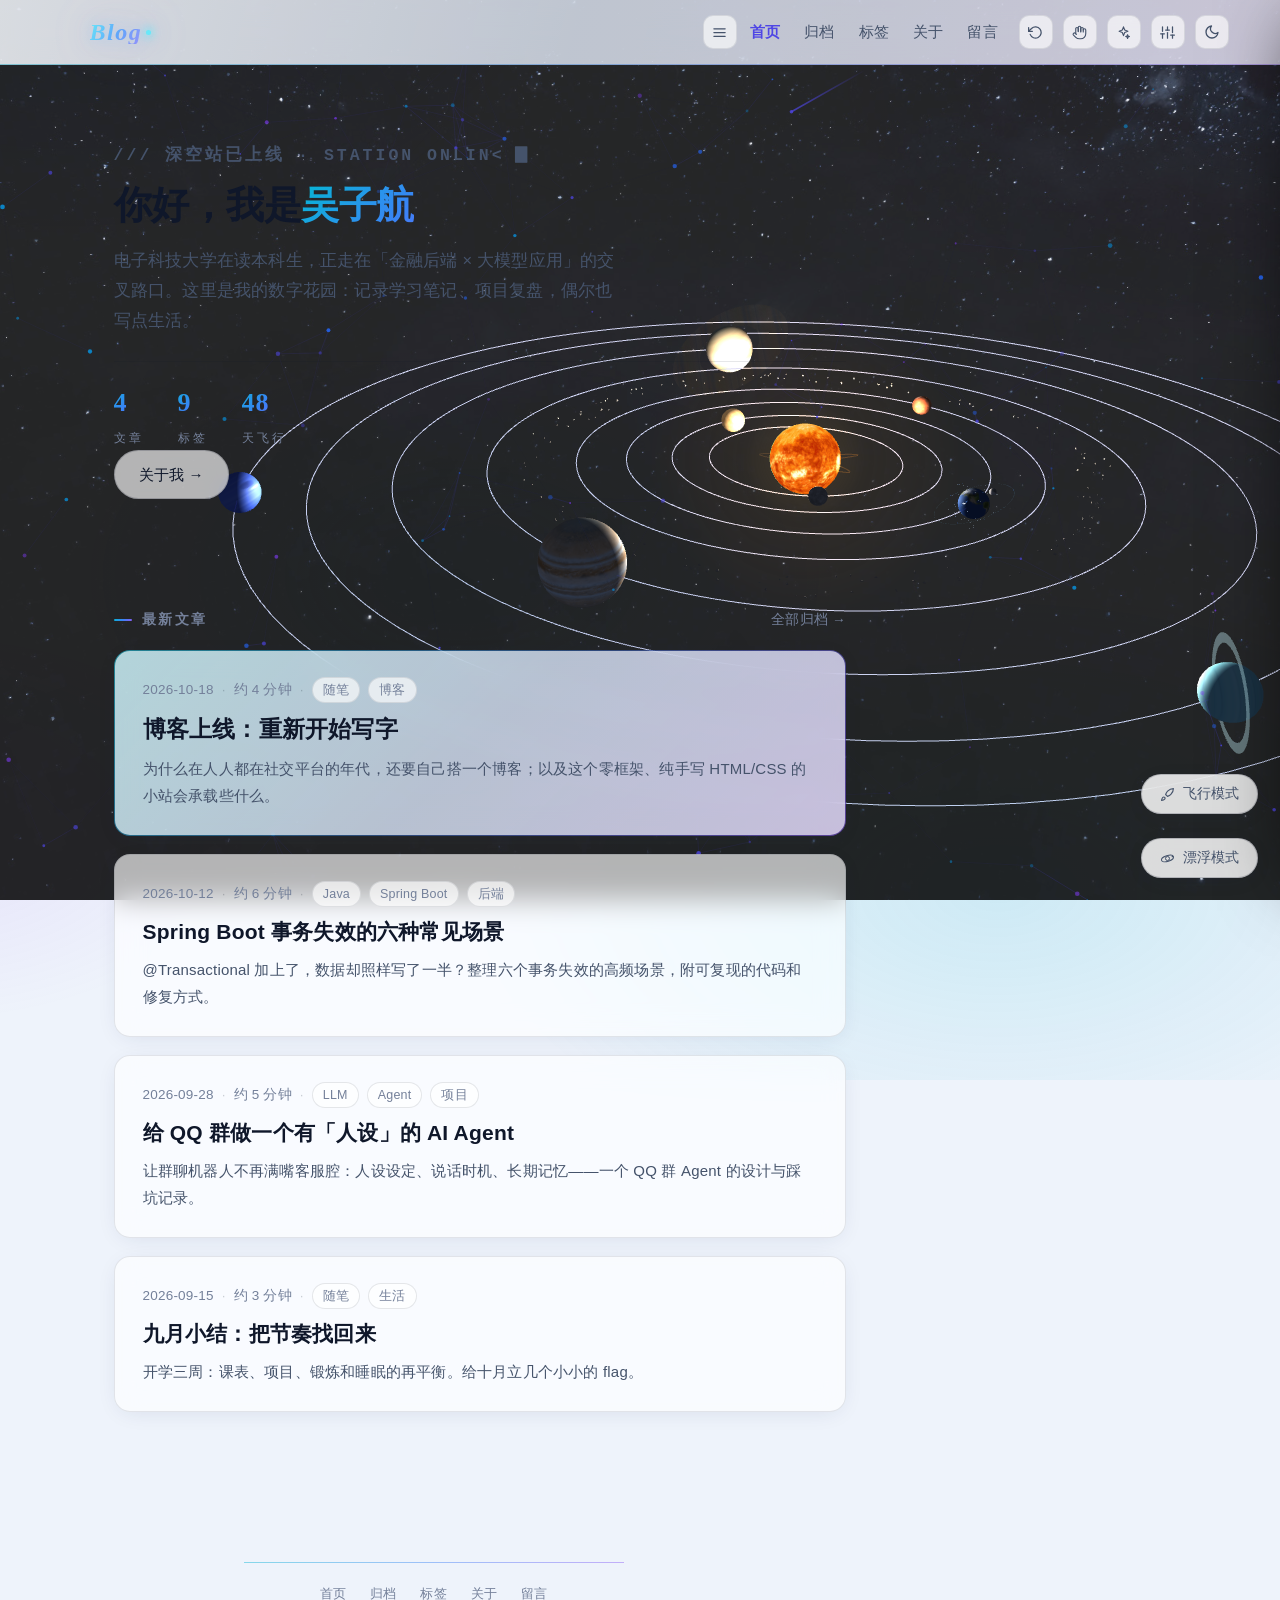
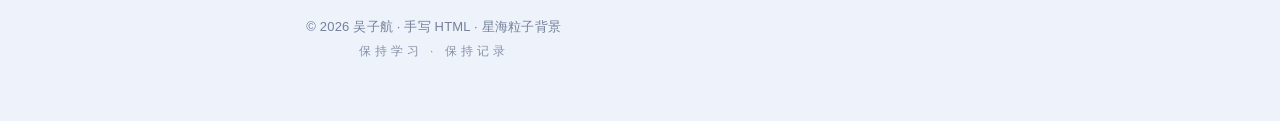
<file: index.html>
<!DOCTYPE html>
<html lang="zh-CN">
<head>
  <meta charset="UTF-8">
  <meta name="viewport" content="width=device-width, initial-scale=1">
  <title>吴子航的博客 — 学习笔记与项目复盘</title>
  <meta name="description" content="吴子航的个人博客：金融后端与大模型应用方向的学习笔记、项目复盘与生活随笔。">
  <meta property="og:title" content="吴子航的博客">
  <meta property="og:description" content="金融后端与大模型应用方向的学习笔记、项目复盘与生活随笔。">
  <meta property="og:type" content="website">
  <link rel="manifest" href="manifest.json">
  <meta name="theme-color" content="#3b82f6">
  <link rel="icon" type="image/svg+xml" href="favicon.svg?v=20261026">
  <script>
    (function () {
      try {
        var t = localStorage.getItem('theme');
        if (t === 'dark' || (!t && window.matchMedia('(prefers-color-scheme: dark)').matches)) {
          document.documentElement.dataset.theme = 'dark';
        }
      } catch (e) {}
    })();
  </script>
    <script type="application/ld+json">
  {
    "@context": "https://schema.org",
    "@type": "Blog",
    "name": "吴子航的博客",
    "description": "金融后端 × 大模型应用方向的学习笔记、项目复盘与 3D 太阳系引力沙盒",
    "author": {"@type": "Person", "name": "吴子航"},
    "url": "https://wuzihang-bit.github.io/blog/"
  }
  </script>
  <link rel="stylesheet" href="css/style.css?v=20261101a">
</head>
<body>

  <canvas id="bg-canvas-3d" class="bg-canvas-3d" aria-hidden="true"></canvas>

  <canvas id="bg-canvas" class="bg-canvas" aria-hidden="true"></canvas>

  <header class="site-header">
    <div class="header-inner">
      <a class="site-title" href="index.html" aria-label="吴子航的博客">Blog<span class="wm-dot" aria-hidden="true"></span></a>
      <nav class="site-nav" aria-label="主导航">
        <a href="index.html" aria-current="page">首页</a>
        <a href="archive.html">归档</a>
        <a href="tags.html">标签</a>
        <a href="about.html">关于</a>
        <a href="messages.html">留言</a>
        <button id="solar-reset" class="theme-toggle" type="button" aria-label="还原太阳系" title="还原太阳系">
          <svg xmlns="http://www.w3.org/2000/svg" width="15" height="15" viewBox="0 0 24 24" fill="none" stroke="currentColor" stroke-width="2" stroke-linecap="round" stroke-linejoin="round" aria-hidden="true"><polyline points="1 4 1 10 7 10"/><path d="M3.51 15a9 9 0 1 0 2.13-9.36L1 10"/></svg>
        </button>
        <button id="theme-toggle" class="theme-toggle" type="button" aria-label="切换深浅色主题" title="切换深浅色主题">
          <svg class="icon-moon" xmlns="http://www.w3.org/2000/svg" width="16" height="16" viewBox="0 0 24 24" fill="none" stroke="currentColor" stroke-width="2" stroke-linecap="round" stroke-linejoin="round" aria-hidden="true"><path d="M21 12.79A9 9 0 1 1 11.21 3 7 7 0 0 0 21 12.79z"/></svg>
          <svg class="icon-sun" xmlns="http://www.w3.org/2000/svg" width="16" height="16" viewBox="0 0 24 24" fill="none" stroke="currentColor" stroke-width="2" stroke-linecap="round" stroke-linejoin="round" aria-hidden="true"><circle cx="12" cy="12" r="5"/><line x1="12" y1="1" x2="12" y2="3"/><line x1="12" y1="21" x2="12" y2="23"/><line x1="4.22" y1="4.22" x2="5.64" y2="5.64"/><line x1="18.36" y1="18.36" x2="19.78" y2="19.78"/><line x1="1" y1="12" x2="3" y2="12"/><line x1="21" y1="12" x2="23" y2="12"/><line x1="4.22" y1="19.78" x2="5.64" y2="18.36"/><line x1="18.36" y1="5.64" x2="19.78" y2="4.22"/></svg>
        </button>
      </nav>
    </div>
  </header>

  <main class="container">

    <section class="hero">
      <svg class="hero-orbit" viewBox="0 0 240 240" fill="none" aria-hidden="true" xmlns="http://www.w3.org/2000/svg">
        <defs>
          <linearGradient id="orbit-g" x1="0" y1="0" x2="240" y2="240" gradientUnits="userSpaceOnUse">
            <stop offset="0" stop-color="#22d3ee"/>
            <stop offset="0.5" stop-color="#3b82f6"/>
            <stop offset="1" stop-color="#8b5cf6"/>
          </linearGradient>
          <radialGradient id="orbit-p" cx="0.35" cy="0.3" r="1">
            <stop offset="0" stop-color="#60a5fa"/>
            <stop offset="1" stop-color="#1e3a8a"/>
          </radialGradient>
        </defs>
        <circle cx="120" cy="120" r="104" stroke="url(#orbit-g)" stroke-opacity="0.28" stroke-width="1"/>
        <circle cx="120" cy="120" r="76" stroke="url(#orbit-g)" stroke-opacity="0.5" stroke-width="1" stroke-dasharray="3 7"/>
        <circle cx="120" cy="120" r="44" fill="url(#orbit-p)" fill-opacity="0.85"/>
        <circle cx="120" cy="120" r="44" stroke="url(#orbit-g)" stroke-opacity="0.6" stroke-width="1"/>
        <circle cx="120" cy="16" r="3" fill="#67e8f9"/>
      </svg>
      <p class="hero-eyebrow">/// 深空站已上线 · STATION ONLINE</p>
      <h1>你好，我是<span class="grad-text">吴子航</span></h1>
      <p>电子科技大学在读本科生，正走在「金融后端 × 大模型应用」的交叉路口。这里是我的数字花园：记录学习笔记、项目复盘，偶尔也写点生活。</p>
      <div class="hero-stats" aria-label="站点统计">
        <div class="stat"><b>4</b><span>文章</span></div>
        <div class="stat"><b>9</b><span>标签</span></div>
        <div class="stat"><b id="stat-days">1</b><span>天飞行</span></div>
      </div>
      <p class="hero-more"><a class="btn-ghost" href="about.html">关于我 →</a></p>
    </section>

    <section class="content">
      <div class="section-head">
        <h2>最新文章</h2>
        <a href="archive.html">全部归档 →</a>
      </div>

      <article class="post-item">
        <div class="post-meta">
          <time datetime="2026-10-18">2026-10-18</time>
          <span class="dot">·</span>
          <span>约 4 分钟</span>
          <span class="dot">·</span>
          <a class="meta-tag" href="tags.html#tag-essay">随笔</a>
          <a class="meta-tag" href="tags.html#tag-blog">博客</a>
        </div>
        <h2><a href="posts/hello-world.html">博客上线：重新开始写字</a></h2>
        <p class="post-excerpt">为什么在人人都在社交平台的年代，还要自己搭一个博客；以及这个零框架、纯手写 HTML/CSS 的小站会承载些什么。</p>
      </article>

      <article class="post-item">
        <div class="post-meta">
          <time datetime="2026-10-12">2026-10-12</time>
          <span class="dot">·</span>
          <span>约 6 分钟</span>
          <span class="dot">·</span>
          <a class="meta-tag" href="tags.html#tag-java">Java</a>
          <a class="meta-tag" href="tags.html#tag-spring">Spring Boot</a>
          <a class="meta-tag" href="tags.html#tag-backend">后端</a>
        </div>
        <h2><a href="posts/spring-transaction.html">Spring Boot 事务失效的六种常见场景</a></h2>
        <p class="post-excerpt">@Transactional 加上了，数据却照样写了一半？整理六个事务失效的高频场景，附可复现的代码和修复方式。</p>
      </article>

      <article class="post-item">
        <div class="post-meta">
          <time datetime="2026-09-28">2026-09-28</time>
          <span class="dot">·</span>
          <span>约 5 分钟</span>
          <span class="dot">·</span>
          <a class="meta-tag" href="tags.html#tag-llm">LLM</a>
          <a class="meta-tag" href="tags.html#tag-agent">Agent</a>
          <a class="meta-tag" href="tags.html#tag-project">项目</a>
        </div>
        <h2><a href="posts/persona-agent.html">给 QQ 群做一个有「人设」的 AI Agent</a></h2>
        <p class="post-excerpt">让群聊机器人不再满嘴客服腔：人设设定、说话时机、长期记忆——一个 QQ 群 Agent 的设计与踩坑记录。</p>
      </article>

      <article class="post-item">
        <div class="post-meta">
          <time datetime="2026-09-15">2026-09-15</time>
          <span class="dot">·</span>
          <span>约 3 分钟</span>
          <span class="dot">·</span>
          <a class="meta-tag" href="tags.html#tag-essay">随笔</a>
          <a class="meta-tag" href="tags.html#tag-life">生活</a>
        </div>
        <h2><a href="posts/september-notes.html">九月小结：把节奏找回来</a></h2>
        <p class="post-excerpt">开学三周：课表、项目、锻炼和睡眠的再平衡。给十月立几个小小的 flag。</p>
      </article>

    </section>

  </main>

  <button id="float-toggle" class="float-toggle" type="button" aria-pressed="false" title="让文章像星体一样漂浮">
    <svg width="15" height="15" viewBox="0 0 24 24" fill="none" stroke="currentColor" stroke-width="1.6" aria-hidden="true">
      <circle cx="12" cy="12" r="3.2"/>
      <ellipse cx="12" cy="12" rx="10" ry="4.5" transform="rotate(-18 12 12)"/>
      <circle cx="20" cy="8.6" r="1.4" fill="currentColor" stroke="none"/>
    </svg>
    <span>漂浮模式</span>
  </button>

  <footer class="site-footer">
    <div class="container">
      <nav class="footer-nav" aria-label="页脚导航">
        <a href="index.html">首页</a>
        <a href="archive.html">归档</a>
        <a href="tags.html">标签</a>
        <a href="about.html">关于</a>
        <a href="messages.html">留言</a>
      </nav>
      <p>© 2026 吴子航 · 手写 HTML · 星海粒子背景</p>
      <p class="footer-motto">保持学习 · 保持记录</p>
    </div>
  </footer>

  <script src="lib/three.min.js?v=20261026"></script>
  <script src="js/background.js?v=20261026a"></script>
  <script src="js/solar3d.js?v=20261026a"></script>
  <script src="js/copilot.js?v=20261026"></script>
  <script src="js/planet-info.js?v=20261026"></script>
  <script src="js/gesture.js?v=20261101e"></script>
  <script src="js/tune-panel.js?v=20261101c"></script>
  <script src="js/main.js?v=20261101a"></script>
  <script src="js/float-mode.js?v=20261026"></script>
</body>
</html>
</file>
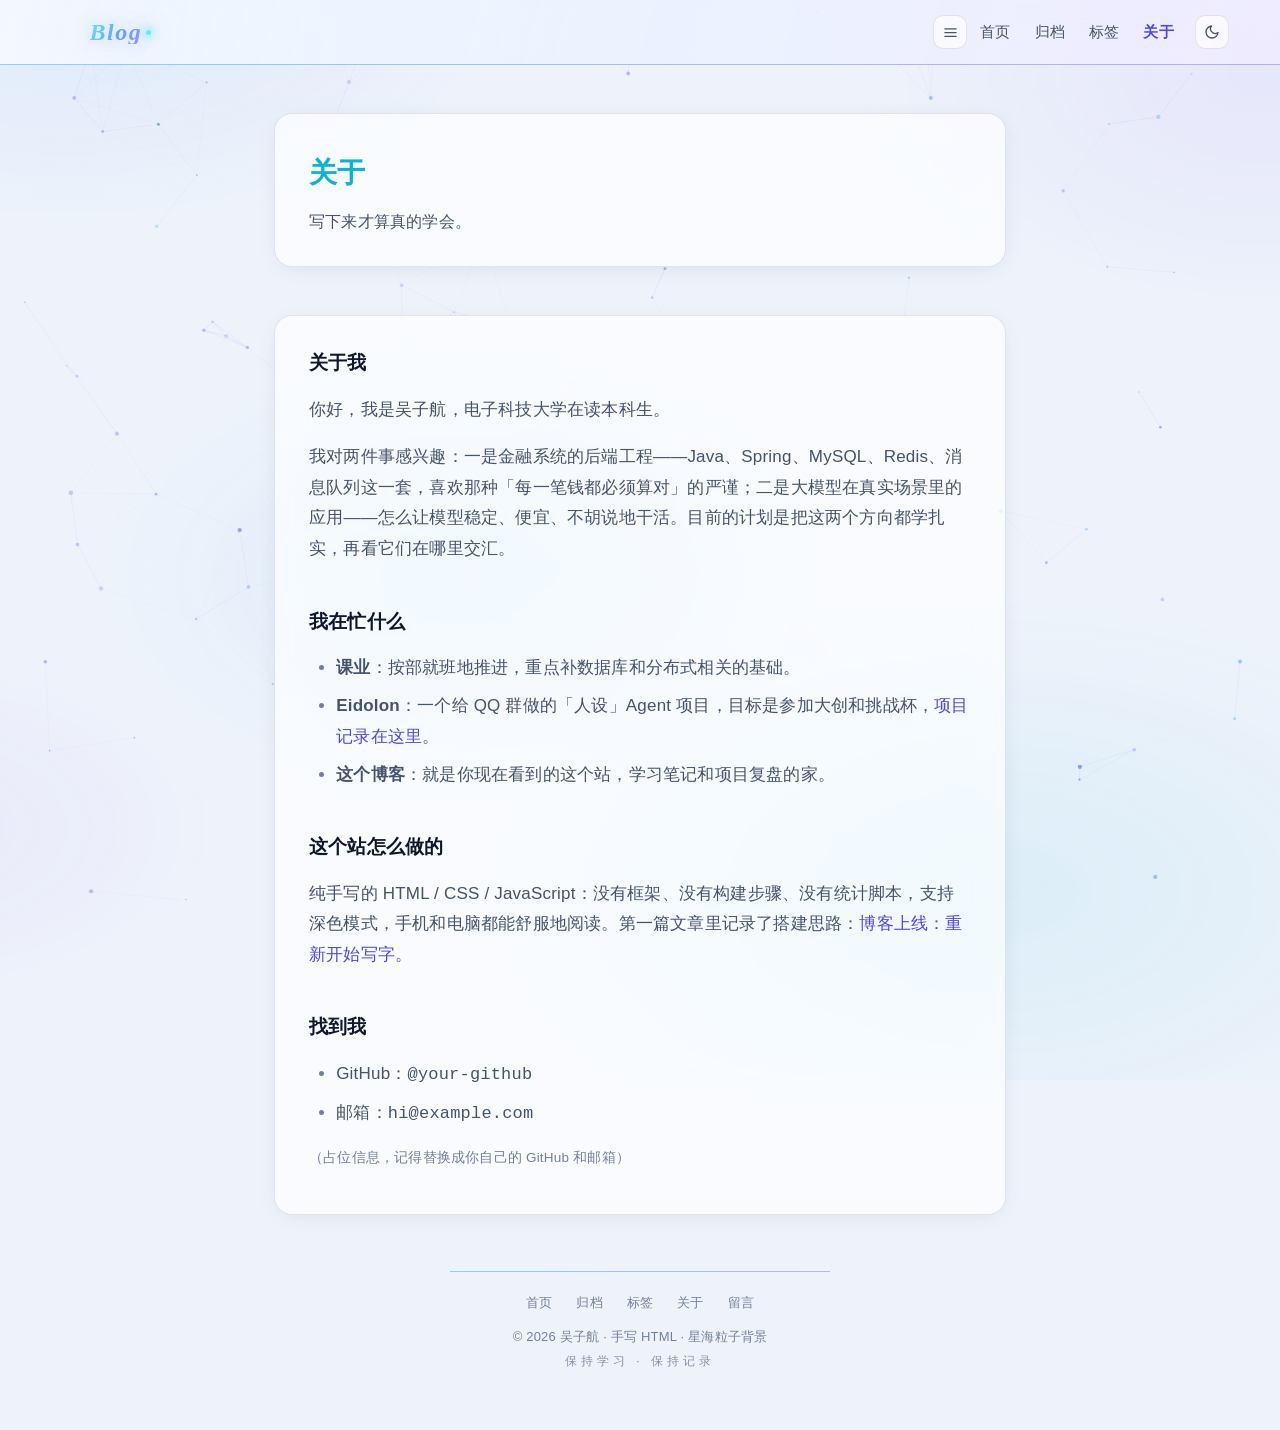
<file: about.html>
<!DOCTYPE html>
<html lang="zh-CN">
<head>
  <meta charset="UTF-8">
  <meta name="viewport" content="width=device-width, initial-scale=1">
  <title>关于 · 吴子航的博客</title>
  <meta name="description" content="关于吴子航：电子科技大学在读，方向是金融后端与大模型应用。">
  <meta property="og:title" content="关于 · 吴子航的博客">
  <meta property="og:description" content="电子科技大学在读，方向是金融后端与大模型应用。">
  <meta property="og:type" content="website">
  <link rel="manifest" href="manifest.json">
  <meta name="theme-color" content="#3b82f6">
  <link rel="icon" type="image/svg+xml" href="favicon.svg?v=20261026">
  <script>
    (function () {
      try {
        var t = localStorage.getItem('theme');
        if (t === 'dark' || (!t && window.matchMedia('(prefers-color-scheme: dark)').matches)) {
          document.documentElement.dataset.theme = 'dark';
        }
      } catch (e) {}
    })();
  </script>
  <link rel="stylesheet" href="css/style.css?v=20261026">
</head>
<body>

  <canvas id="bg-canvas" class="bg-canvas" aria-hidden="true"></canvas>

  <header class="site-header">
    <div class="header-inner">
      <a class="site-title" href="about.html" aria-label="吴子航的博客">Blog<span class="wm-dot" aria-hidden="true"></span></a>
      <nav class="site-nav" aria-label="主导航">
        <a href="index.html">首页</a>
        <a href="archive.html">归档</a>
        <a href="tags.html">标签</a>
        <a href="about.html" aria-current="page">关于</a>
        <button id="theme-toggle" class="theme-toggle" type="button" aria-label="切换深浅色主题" title="切换深浅色主题">
          <svg class="icon-moon" xmlns="http://www.w3.org/2000/svg" width="16" height="16" viewBox="0 0 24 24" fill="none" stroke="currentColor" stroke-width="2" stroke-linecap="round" stroke-linejoin="round" aria-hidden="true"><path d="M21 12.79A9 9 0 1 1 11.21 3 7 7 0 0 0 21 12.79z"/></svg>
          <svg class="icon-sun" xmlns="http://www.w3.org/2000/svg" width="16" height="16" viewBox="0 0 24 24" fill="none" stroke="currentColor" stroke-width="2" stroke-linecap="round" stroke-linejoin="round" aria-hidden="true"><circle cx="12" cy="12" r="5"/><line x1="12" y1="1" x2="12" y2="3"/><line x1="12" y1="21" x2="12" y2="23"/><line x1="4.22" y1="4.22" x2="5.64" y2="5.64"/><line x1="18.36" y1="18.36" x2="19.78" y2="19.78"/><line x1="1" y1="12" x2="3" y2="12"/><line x1="21" y1="12" x2="23" y2="12"/><line x1="4.22" y1="19.78" x2="5.64" y2="18.36"/><line x1="18.36" y1="5.64" x2="19.78" y2="4.22"/></svg>
        </button>
      </nav>
    </div>
  </header>

  <main class="container">

    <div class="page-header">
      <h1 class="grad-text">关于</h1>
      <p>写下来才算真的学会。</p>
    </div>

    <section class="about-panel about-content">

      <h2>关于我</h2>
      <p>你好，我是吴子航，电子科技大学在读本科生。</p>
      <p>我对两件事感兴趣：一是金融系统的后端工程——Java、Spring、MySQL、Redis、消息队列这一套，喜欢那种「每一笔钱都必须算对」的严谨；二是大模型在真实场景里的应用——怎么让模型稳定、便宜、不胡说地干活。目前的计划是把这两个方向都学扎实，再看它们在哪里交汇。</p>

      <h2>我在忙什么</h2>
      <ul>
        <li><strong>课业</strong>：按部就班地推进，重点补数据库和分布式相关的基础。</li>
        <li><strong>Eidolon</strong>：一个给 QQ 群做的「人设」Agent 项目，目标是参加大创和挑战杯，<a href="posts/persona-agent.html">项目记录在这里</a>。</li>
        <li><strong>这个博客</strong>：就是你现在看到的这个站，学习笔记和项目复盘的家。</li>
      </ul>

      <h2>这个站怎么做的</h2>
      <p>纯手写的 HTML / CSS / JavaScript：没有框架、没有构建步骤、没有统计脚本，支持深色模式，手机和电脑都能舒服地阅读。第一篇文章里记录了搭建思路：<a href="posts/hello-world.html">博客上线：重新开始写字</a>。</p>

      <h2>找到我</h2>
      <ul>
        <li>GitHub：<code>@your-github</code></li>
        <li>邮箱：<code>hi@example.com</code></li>
      </ul>
      <p class="todo-note">（占位信息，记得替换成你自己的 GitHub 和邮箱）</p>

    </section>

  </main>

  <footer class="site-footer">
    <div class="container">
      <nav class="footer-nav" aria-label="页脚导航">
        <a href="index.html">首页</a>
        <a href="archive.html">归档</a>
        <a href="tags.html">标签</a>
        <a href="about.html">关于</a>
        <a href="messages.html">留言</a>
      </nav>
      <p>© 2026 吴子航 · 手写 HTML · 星海粒子背景</p>
      <p class="footer-motto">保持学习 · 保持记录</p>
    </div>
  </footer>

  <script src="js/background.js?v=20261026"></script>
  <script src="js/main.js?v=20261026"></script>
</body>
</html>
</file>
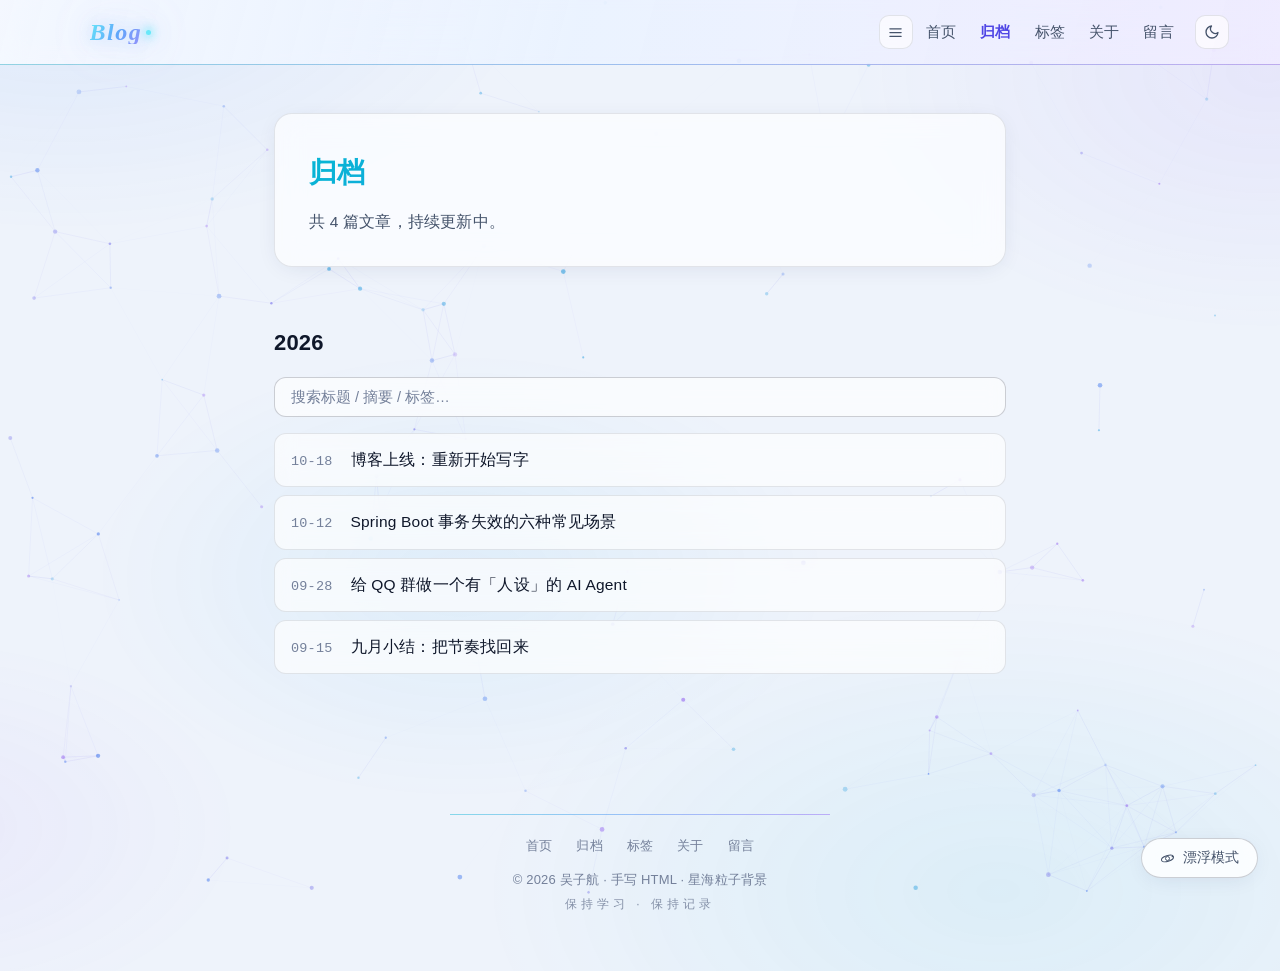
<file: archive.html>
<!DOCTYPE html>
<html lang="zh-CN">
<head>
  <meta charset="UTF-8">
  <meta name="viewport" content="width=device-width, initial-scale=1">
  <title>归档 · 吴子航的博客</title>
  <meta name="description" content="吴子航的博客全部文章归档，按时间倒序排列。">
  <meta property="og:title" content="归档 · 吴子航的博客">
  <meta property="og:description" content="全部文章归档，按时间倒序排列。">
  <meta property="og:type" content="website">
  <link rel="manifest" href="manifest.json">
  <meta name="theme-color" content="#3b82f6">
  <link rel="icon" type="image/svg+xml" href="favicon.svg?v=20261026">
  <script>
    (function () {
      try {
        var t = localStorage.getItem('theme');
        if (t === 'dark' || (!t && window.matchMedia('(prefers-color-scheme: dark)').matches)) {
          document.documentElement.dataset.theme = 'dark';
        }
      } catch (e) {}
    })();
  </script>
  <link rel="stylesheet" href="css/style.css?v=20261026">
</head>
<body>

  <canvas id="bg-canvas" class="bg-canvas" aria-hidden="true"></canvas>

  <header class="site-header">
    <div class="header-inner">
      <a class="site-title" href="archive.html" aria-label="吴子航的博客">Blog<span class="wm-dot" aria-hidden="true"></span></a>
      <nav class="site-nav" aria-label="主导航">
        <a href="index.html">首页</a>
        <a href="archive.html" aria-current="page">归档</a>
        <a href="tags.html">标签</a>
        <a href="about.html">关于</a>
        <a href="messages.html">留言</a>
        <button id="theme-toggle" class="theme-toggle" type="button" aria-label="切换深浅色主题" title="切换深浅色主题">
          <svg class="icon-moon" xmlns="http://www.w3.org/2000/svg" width="16" height="16" viewBox="0 0 24 24" fill="none" stroke="currentColor" stroke-width="2" stroke-linecap="round" stroke-linejoin="round" aria-hidden="true"><path d="M21 12.79A9 9 0 1 1 11.21 3 7 7 0 0 0 21 12.79z"/></svg>
          <svg class="icon-sun" xmlns="http://www.w3.org/2000/svg" width="16" height="16" viewBox="0 0 24 24" fill="none" stroke="currentColor" stroke-width="2" stroke-linecap="round" stroke-linejoin="round" aria-hidden="true"><circle cx="12" cy="12" r="5"/><line x1="12" y1="1" x2="12" y2="3"/><line x1="12" y1="21" x2="12" y2="23"/><line x1="4.22" y1="4.22" x2="5.64" y2="5.64"/><line x1="18.36" y1="18.36" x2="19.78" y2="19.78"/><line x1="1" y1="12" x2="3" y2="12"/><line x1="21" y1="12" x2="23" y2="12"/><line x1="4.22" y1="19.78" x2="5.64" y2="18.36"/><line x1="18.36" y1="5.64" x2="19.78" y2="4.22"/></svg>
        </button>
      </nav>
    </div>
  </header>

  <main class="container">

    <div class="page-header">
      <h1 class="grad-text">归档</h1>
      <p>共 4 篇文章，持续更新中。</p>
    </div>

    <section class="content">
      <h2 class="archive-year">2026</h2>
      <ul class="archive-list">
        <li><time>10-18</time><a href="posts/hello-world.html">博客上线：重新开始写字</a></li>
        <li><time>10-12</time><a href="posts/spring-transaction.html">Spring Boot 事务失效的六种常见场景</a></li>
        <li><time>09-28</time><a href="posts/persona-agent.html">给 QQ 群做一个有「人设」的 AI Agent</a></li>
        <li><time>09-15</time><a href="posts/september-notes.html">九月小结：把节奏找回来</a></li>
      </ul>
    </section>

  </main>

  <button id="float-toggle" class="float-toggle" type="button" aria-pressed="false" title="让文章像星体一样漂浮">
    <svg width="15" height="15" viewBox="0 0 24 24" fill="none" stroke="currentColor" stroke-width="1.6" aria-hidden="true">
      <circle cx="12" cy="12" r="3.2"/>
      <ellipse cx="12" cy="12" rx="10" ry="4.5" transform="rotate(-18 12 12)"/>
      <circle cx="20" cy="8.6" r="1.4" fill="currentColor" stroke="none"/>
    </svg>
    <span>漂浮模式</span>
  </button>

  <footer class="site-footer">
    <div class="container">
      <nav class="footer-nav" aria-label="页脚导航">
        <a href="index.html">首页</a>
        <a href="archive.html">归档</a>
        <a href="tags.html">标签</a>
        <a href="about.html">关于</a>
        <a href="messages.html">留言</a>
      </nav>
      <p>© 2026 吴子航 · 手写 HTML · 星海粒子背景</p>
      <p class="footer-motto">保持学习 · 保持记录</p>
    </div>
  </footer>

  <script src="js/background.js?v=20261026"></script>
  <script src="js/main.js?v=20261026"></script>
  <script src="js/float-mode.js?v=20261026"></script>
  <script src="js/site-search.js?v=20261020"></script>
</body>
</html>
</file>
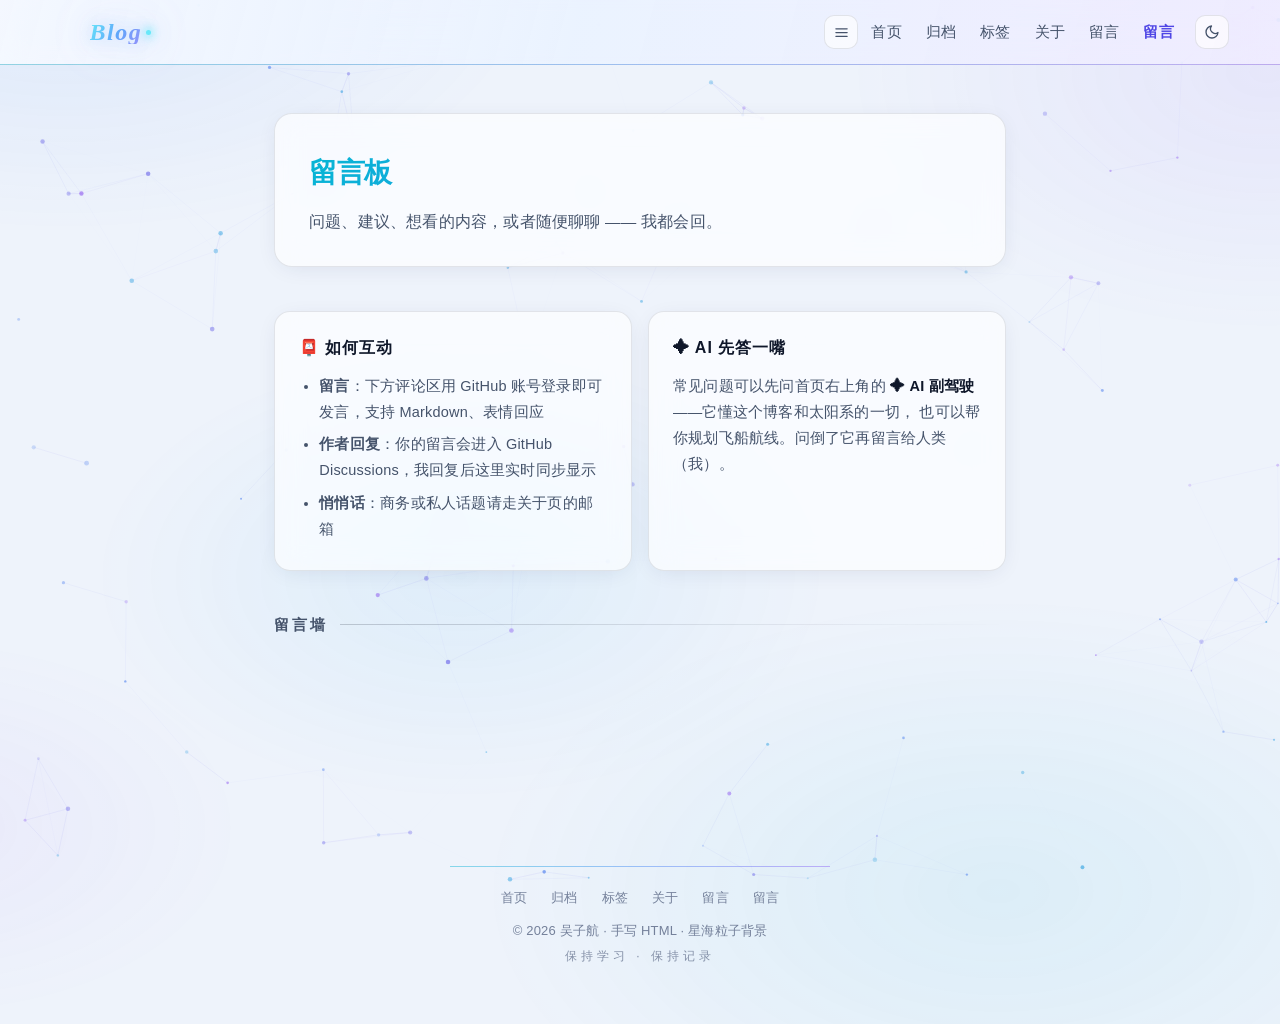
<file: messages.html>
<!DOCTYPE html>
<html lang="zh-CN">
<head>
  <meta charset="UTF-8">
  <meta name="viewport" content="width=device-width, initial-scale=1">
  <title>留言板 · 吴子航的博客</title>
  <meta name="description" content="给吴子航留言：问题、建议、想看的内容，或者随便聊聊。">
  <meta property="og:title" content="留言板 · 吴子航的博客">
  <meta property="og:description" content="给吴子航留言：问题、建议、想看的内容，或者随便聊聊。">
  <meta property="og:type" content="website">
  <link rel="manifest" href="manifest.json">
  <meta name="theme-color" content="#3b82f6">
  <link rel="icon" type="image/svg+xml" href="favicon.svg?v=20261026">
  <script>
    (function () {
      try {
        var t = localStorage.getItem('theme');
        if (t === 'dark' || (!t && window.matchMedia('(prefers-color-scheme: dark)').matches)) {
          document.documentElement.dataset.theme = 'dark';
        }
      } catch (e) {}
    })();
  </script>
  <link rel="stylesheet" href="css/style.css?v=20261026">
</head>
<body>

  <canvas id="bg-canvas" class="bg-canvas" aria-hidden="true"></canvas>

  <header class="site-header">
    <div class="header-inner">
      <a class="site-title" href="index.html" aria-label="吴子航的博客">Blog<span class="wm-dot" aria-hidden="true"></span></a>
      <nav class="site-nav" aria-label="主导航">
        <a href="index.html">首页</a>
        <a href="archive.html">归档</a>
        <a href="tags.html">标签</a>
        <a href="about.html">关于</a>
        <a href="messages.html">留言</a>
        <a href="messages.html" aria-current="page">留言</a>
        <button id="theme-toggle" class="theme-toggle" type="button" aria-label="切换深浅色主题" title="切换深浅色主题">
          <svg class="icon-moon" xmlns="http://www.w3.org/2000/svg" width="16" height="16" viewBox="0 0 24 24" fill="none" stroke="currentColor" stroke-width="2" stroke-linecap="round" stroke-linejoin="round" aria-hidden="true"><path d="M21 12.79A9 9 0 1 1 11.21 3 7 7 0 0 0 21 12.79z"/></svg>
          <svg class="icon-sun" xmlns="http://www.w3.org/2000/svg" width="16" height="16" viewBox="0 0 24 24" fill="none" stroke="currentColor" stroke-width="2" stroke-linecap="round" stroke-linejoin="round" aria-hidden="true"><circle cx="12" cy="12" r="5"/><line x1="12" y1="1" x2="12" y2="3"/><line x1="12" y1="21" x2="12" y2="23"/><line x1="4.22" y1="4.22" x2="5.64" y2="5.64"/><line x1="18.36" y1="18.36" x2="19.78" y2="19.78"/><line x1="1" y1="12" x2="3" y2="12"/><line x1="21" y1="12" x2="23" y2="12"/><line x1="4.22" y1="19.78" x2="5.64" y2="18.36"/><line x1="18.36" y1="5.64" x2="19.78" y2="4.22"/></svg>
        </button>
      </nav>
    </div>
  </header>

  <main class="container">

    <div class="page-header">
      <h1 class="grad-text">留言板</h1>
      <p>问题、建议、想看的内容，或者随便聊聊 —— 我都会回。</p>
    </div>

    <section class="content msg-content">
      <div class="msg-hero">
        <div class="msg-card">
          <h2>📮 如何互动</h2>
          <ul>
            <li><strong>留言</strong>：下方评论区用 GitHub 账号登录即可发言，支持 Markdown、表情回应</li>
            <li><strong>作者回复</strong>：你的留言会进入 GitHub Discussions，我回复后这里实时同步显示</li>
            <li><strong>悄悄话</strong>：商务或私人话题请走关于页的邮箱</li>
          </ul>
        </div>
        <div class="msg-card">
          <h2>✦ AI 先答一嘴</h2>
          <p>常见问题可以先问首页右上角的 <b>✦ AI 副驾驶</b>——它懂这个博客和太阳系的一切，
          也可以帮你规划飞船航线。问倒了它再留言给人类（我）。</p>
        </div>
      </div>

      <h2 class="msg-wall-title">留言墙</h2>
      <div id="giscus-box" class="giscus-box" data-giscus-mapping="specific" data-giscus-term="留言板"></div>
    </section>

  </main>

  <footer class="site-footer">
    <div class="container">
      <nav class="footer-nav" aria-label="页脚导航">
        <a href="index.html">首页</a>
        <a href="archive.html">归档</a>
        <a href="tags.html">标签</a>
        <a href="about.html">关于</a>
        <a href="messages.html">留言</a>
        <a href="messages.html">留言</a>
      </nav>
      <p>© 2026 吴子航 · 手写 HTML · 星海粒子背景</p>
      <p class="footer-motto">保持学习 · 保持记录</p>
    </div>
  </footer>

  <script src="js/background.js?v=20261026"></script>
  <script src="js/main.js?v=20261026"></script>
  <script src="js/comments.js?v=20261020"></script>
</body>
</html>
</file>
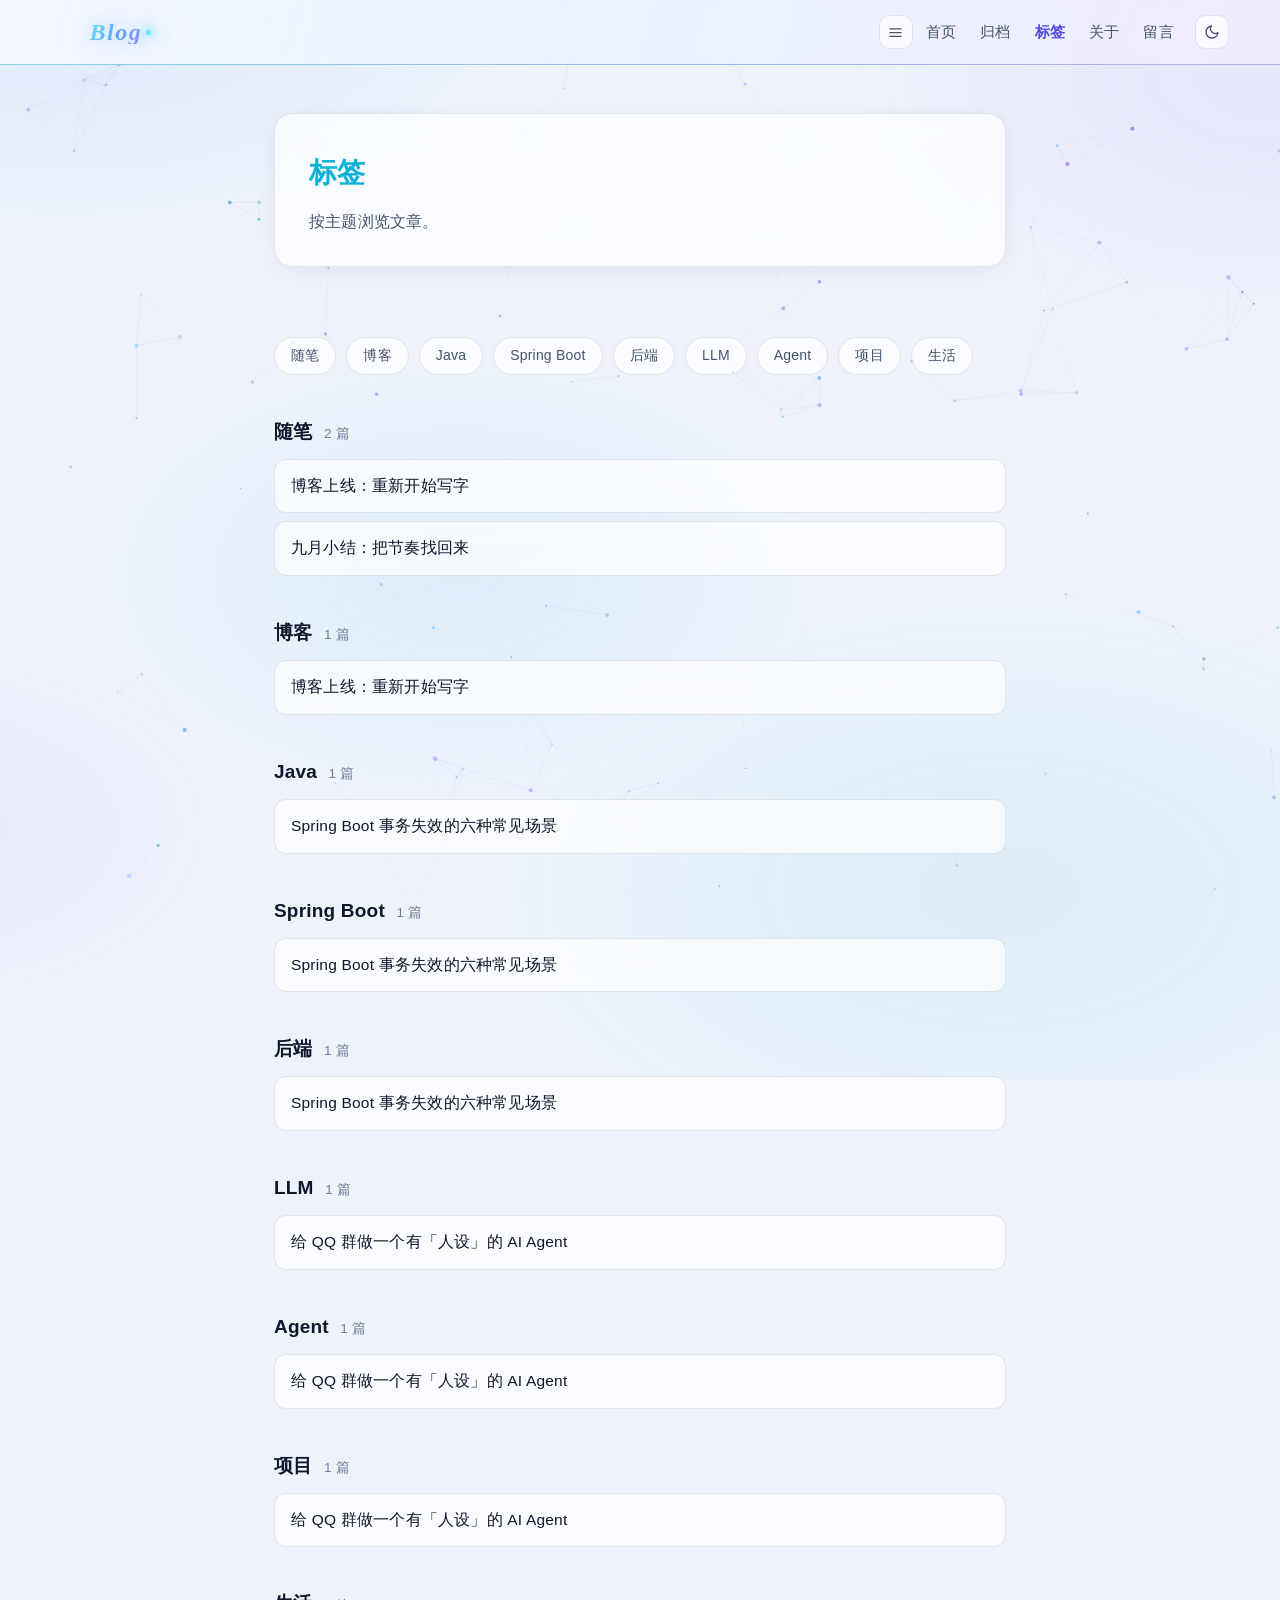
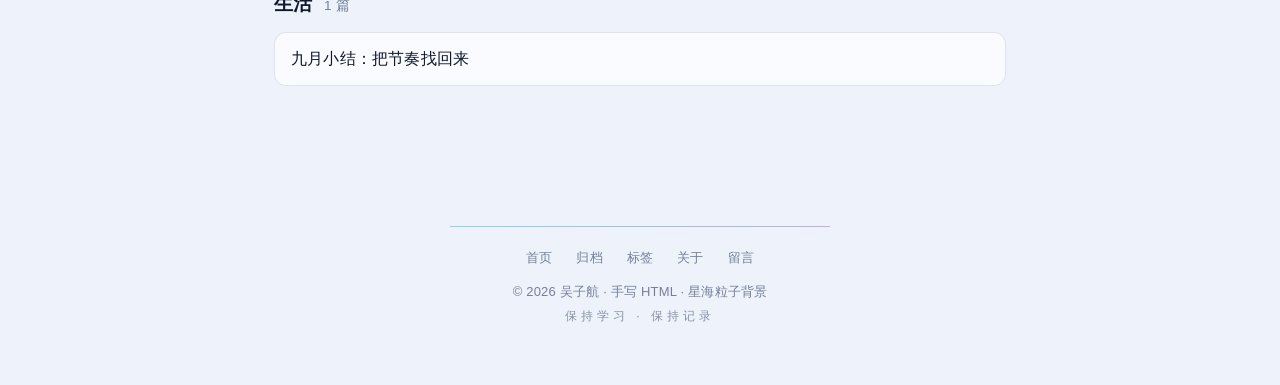
<file: tags.html>
<!DOCTYPE html>
<html lang="zh-CN">
<head>
  <meta charset="UTF-8">
  <meta name="viewport" content="width=device-width, initial-scale=1">
  <title>标签 · 吴子航的博客</title>
  <meta name="description" content="按主题浏览吴子航的博客文章。">
  <meta property="og:title" content="标签 · 吴子航的博客">
  <meta property="og:description" content="按主题浏览全部文章。">
  <meta property="og:type" content="website">
  <link rel="manifest" href="manifest.json">
  <meta name="theme-color" content="#3b82f6">
  <link rel="icon" type="image/svg+xml" href="favicon.svg?v=20261026">
  <script>
    (function () {
      try {
        var t = localStorage.getItem('theme');
        if (t === 'dark' || (!t && window.matchMedia('(prefers-color-scheme: dark)').matches)) {
          document.documentElement.dataset.theme = 'dark';
        }
      } catch (e) {}
    })();
  </script>
  <link rel="stylesheet" href="css/style.css?v=20261026">
</head>
<body>

  <canvas id="bg-canvas" class="bg-canvas" aria-hidden="true"></canvas>

  <header class="site-header">
    <div class="header-inner">
      <a class="site-title" href="tags.html" aria-label="吴子航的博客">Blog<span class="wm-dot" aria-hidden="true"></span></a>
      <nav class="site-nav" aria-label="主导航">
        <a href="index.html">首页</a>
        <a href="archive.html">归档</a>
        <a href="tags.html" aria-current="page">标签</a>
        <a href="about.html">关于</a>
        <a href="messages.html">留言</a>
        <button id="theme-toggle" class="theme-toggle" type="button" aria-label="切换深浅色主题" title="切换深浅色主题">
          <svg class="icon-moon" xmlns="http://www.w3.org/2000/svg" width="16" height="16" viewBox="0 0 24 24" fill="none" stroke="currentColor" stroke-width="2" stroke-linecap="round" stroke-linejoin="round" aria-hidden="true"><path d="M21 12.79A9 9 0 1 1 11.21 3 7 7 0 0 0 21 12.79z"/></svg>
          <svg class="icon-sun" xmlns="http://www.w3.org/2000/svg" width="16" height="16" viewBox="0 0 24 24" fill="none" stroke="currentColor" stroke-width="2" stroke-linecap="round" stroke-linejoin="round" aria-hidden="true"><circle cx="12" cy="12" r="5"/><line x1="12" y1="1" x2="12" y2="3"/><line x1="12" y1="21" x2="12" y2="23"/><line x1="4.22" y1="4.22" x2="5.64" y2="5.64"/><line x1="18.36" y1="18.36" x2="19.78" y2="19.78"/><line x1="1" y1="12" x2="3" y2="12"/><line x1="21" y1="12" x2="23" y2="12"/><line x1="4.22" y1="19.78" x2="5.64" y2="18.36"/><line x1="18.36" y1="5.64" x2="19.78" y2="4.22"/></svg>
        </button>
      </nav>
    </div>
  </header>

  <main class="container">

    <div class="page-header">
      <h1 class="grad-text">标签</h1>
      <p>按主题浏览文章。</p>
    </div>

    <section class="content">

      <nav class="tag-index" aria-label="标签索引">
        <a href="#tag-essay">随笔</a>
        <a href="#tag-blog">博客</a>
        <a href="#tag-java">Java</a>
        <a href="#tag-spring">Spring Boot</a>
        <a href="#tag-backend">后端</a>
        <a href="#tag-llm">LLM</a>
        <a href="#tag-agent">Agent</a>
        <a href="#tag-project">项目</a>
        <a href="#tag-life">生活</a>
      </nav>

      <section class="tag-section" id="tag-essay">
        <h2>随笔 <span class="count">2 篇</span></h2>
        <ul>
          <li><a href="posts/hello-world.html">博客上线：重新开始写字</a></li>
          <li><a href="posts/september-notes.html">九月小结：把节奏找回来</a></li>
        </ul>
      </section>

      <section class="tag-section" id="tag-blog">
        <h2>博客 <span class="count">1 篇</span></h2>
        <ul>
          <li><a href="posts/hello-world.html">博客上线：重新开始写字</a></li>
        </ul>
      </section>

      <section class="tag-section" id="tag-java">
        <h2>Java <span class="count">1 篇</span></h2>
        <ul>
          <li><a href="posts/spring-transaction.html">Spring Boot 事务失效的六种常见场景</a></li>
        </ul>
      </section>

      <section class="tag-section" id="tag-spring">
        <h2>Spring Boot <span class="count">1 篇</span></h2>
        <ul>
          <li><a href="posts/spring-transaction.html">Spring Boot 事务失效的六种常见场景</a></li>
        </ul>
      </section>

      <section class="tag-section" id="tag-backend">
        <h2>后端 <span class="count">1 篇</span></h2>
        <ul>
          <li><a href="posts/spring-transaction.html">Spring Boot 事务失效的六种常见场景</a></li>
        </ul>
      </section>

      <section class="tag-section" id="tag-llm">
        <h2>LLM <span class="count">1 篇</span></h2>
        <ul>
          <li><a href="posts/persona-agent.html">给 QQ 群做一个有「人设」的 AI Agent</a></li>
        </ul>
      </section>

      <section class="tag-section" id="tag-agent">
        <h2>Agent <span class="count">1 篇</span></h2>
        <ul>
          <li><a href="posts/persona-agent.html">给 QQ 群做一个有「人设」的 AI Agent</a></li>
        </ul>
      </section>

      <section class="tag-section" id="tag-project">
        <h2>项目 <span class="count">1 篇</span></h2>
        <ul>
          <li><a href="posts/persona-agent.html">给 QQ 群做一个有「人设」的 AI Agent</a></li>
        </ul>
      </section>

      <section class="tag-section" id="tag-life">
        <h2>生活 <span class="count">1 篇</span></h2>
        <ul>
          <li><a href="posts/september-notes.html">九月小结：把节奏找回来</a></li>
        </ul>
      </section>

    </section>

  </main>

  <footer class="site-footer">
    <div class="container">
      <nav class="footer-nav" aria-label="页脚导航">
        <a href="index.html">首页</a>
        <a href="archive.html">归档</a>
        <a href="tags.html">标签</a>
        <a href="about.html">关于</a>
        <a href="messages.html">留言</a>
      </nav>
      <p>© 2026 吴子航 · 手写 HTML · 星海粒子背景</p>
      <p class="footer-motto">保持学习 · 保持记录</p>
    </div>
  </footer>

  <script src="js/background.js?v=20261026"></script>
  <script src="js/main.js?v=20261026"></script>
</body>
</html>
</file>
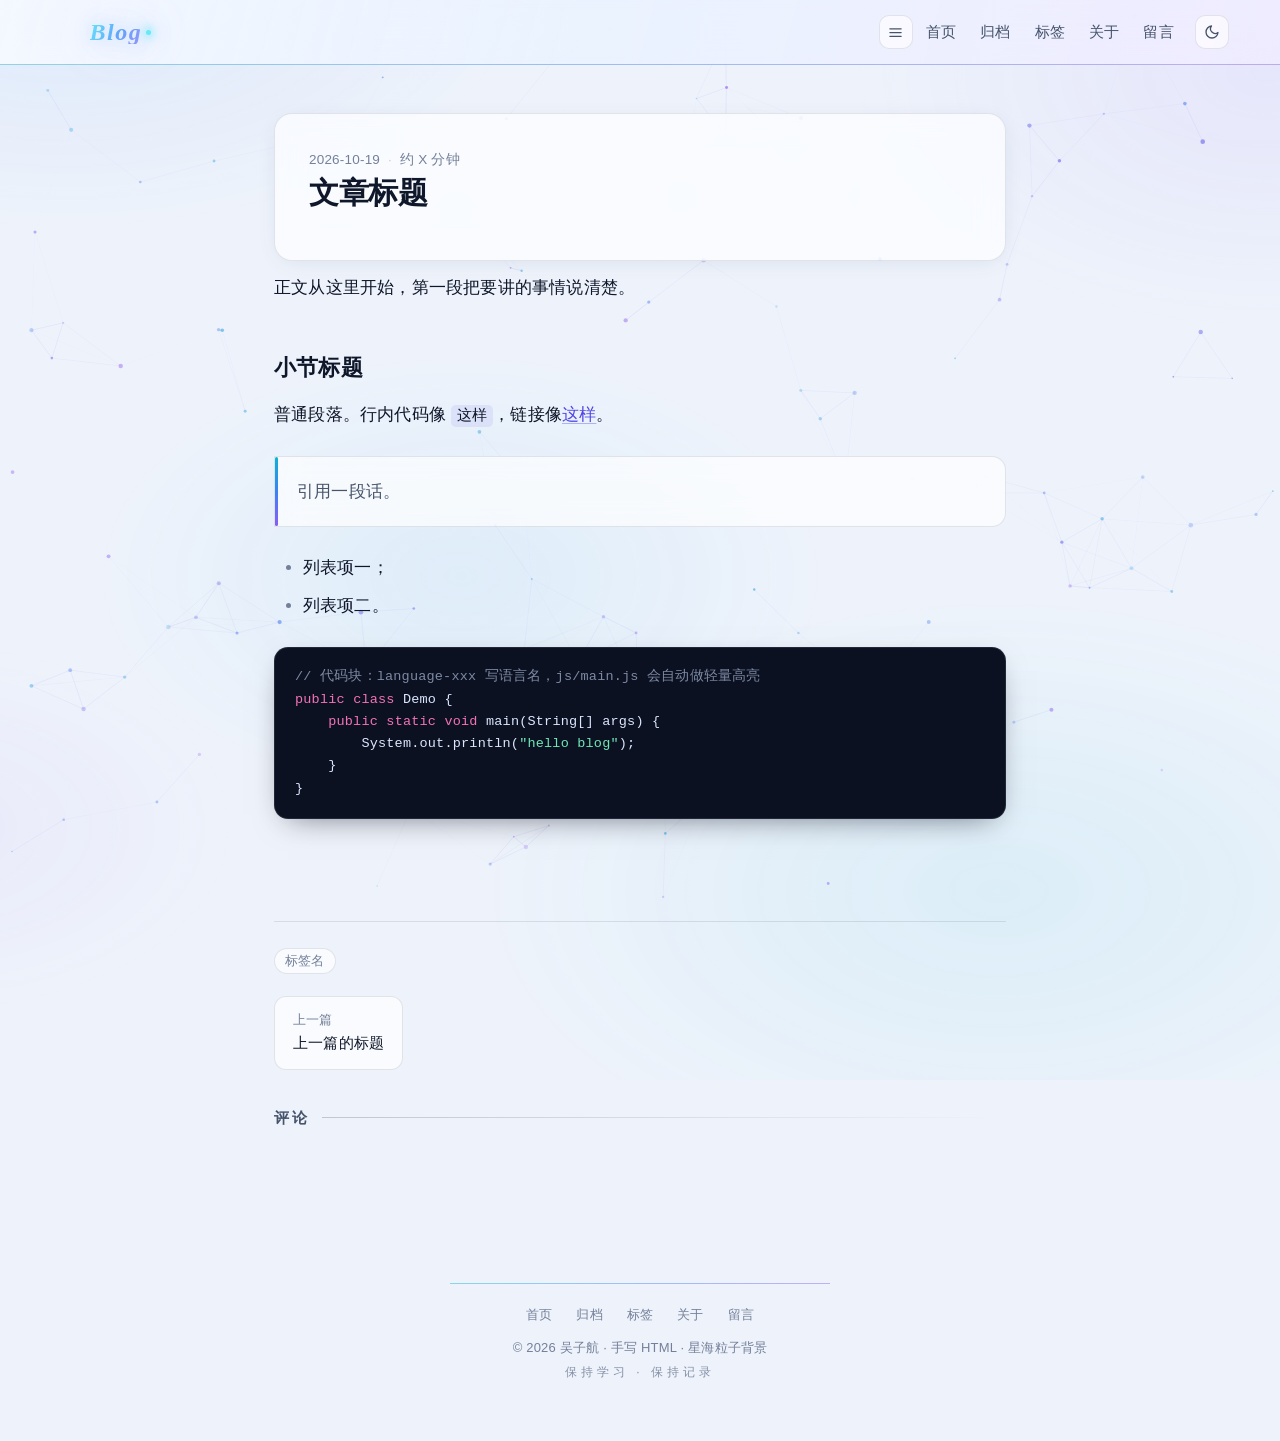
<file: posts/_template.html>
<!DOCTYPE html>
<html lang="zh-CN">
<!--
  ★ 文章模板（本文件不会被当作正式文章，发新文章时复制它）★

  复制为 posts/你的文章名.html（文件名用英文短横线），然后依次修改：
  1. <title>、meta description、og:title / og:description —— 摘要写一两句话
  2. article:published_time 与正文里的 <time> —— 同一个日期
  3. 阅读时长（约 X 分钟，按 300 字/分钟估算）
  4. <h1> 标题和正文内容
  5. 文末标签链接（href 里的 tag-xxx 必须与 tags.html 里的 section id 对应）
  6. 「上一篇」链接指向发布时最新的那篇文章

  写完后按根目录 PUBLISH.md 更新 index / archive / tags 三个列表页。
-->
<head>
  <meta charset="UTF-8">
  <meta name="viewport" content="width=device-width, initial-scale=1">
  <title>文章标题 · 吴子航的博客</title>
  <meta name="description" content="一两句话的文章摘要，会显示在搜索结果和社交分享卡片里。">
  <meta property="og:title" content="文章标题">
  <meta property="og:description" content="一两句话的文章摘要，会显示在搜索结果和社交分享卡片里。">
  <meta property="og:type" content="article">
  <meta property="article:published_time" content="2026-10-19">
  <link rel="manifest" href="../manifest.json">
  <meta name="theme-color" content="#3b82f6">
  <link rel="icon" type="image/svg+xml" href="../favicon.svg?v=20261026">
  <script>
    (function () {
      try {
        var t = localStorage.getItem('theme');
        if (t === 'dark' || (!t && window.matchMedia('(prefers-color-scheme: dark)').matches)) {
          document.documentElement.dataset.theme = 'dark';
        }
      } catch (e) {}
    })();
  </script>
  <link rel="stylesheet" href="../css/style.css?v=20261026">
</head>
<body>

  <canvas id="bg-canvas" class="bg-canvas" aria-hidden="true"></canvas>

  <header class="site-header">
    <div class="header-inner">
      <a class="site-title" href="../index.html" aria-label="吴子航的博客">Blog<span class="wm-dot" aria-hidden="true"></span></a>
      <nav class="site-nav" aria-label="主导航">
        <a href="../index.html">首页</a>
        <a href="../archive.html">归档</a>
        <a href="../tags.html">标签</a>
        <a href="../about.html">关于</a>
        <a href="../messages.html">留言</a>
        <button id="theme-toggle" class="theme-toggle" type="button" aria-label="切换深浅色主题" title="切换深浅色主题">
          <svg class="icon-moon" xmlns="http://www.w3.org/2000/svg" width="16" height="16" viewBox="0 0 24 24" fill="none" stroke="currentColor" stroke-width="2" stroke-linecap="round" stroke-linejoin="round" aria-hidden="true"><path d="M21 12.79A9 9 0 1 1 11.21 3 7 7 0 0 0 21 12.79z"/></svg>
          <svg class="icon-sun" xmlns="http://www.w3.org/2000/svg" width="16" height="16" viewBox="0 0 24 24" fill="none" stroke="currentColor" stroke-width="2" stroke-linecap="round" stroke-linejoin="round" aria-hidden="true"><circle cx="12" cy="12" r="5"/><line x1="12" y1="1" x2="12" y2="3"/><line x1="12" y1="21" x2="12" y2="23"/><line x1="4.22" y1="4.22" x2="5.64" y2="5.64"/><line x1="18.36" y1="18.36" x2="19.78" y2="19.78"/><line x1="1" y1="12" x2="3" y2="12"/><line x1="21" y1="12" x2="23" y2="12"/><line x1="4.22" y1="19.78" x2="5.64" y2="18.36"/><line x1="18.36" y1="5.64" x2="19.78" y2="4.22"/></svg>
        </button>
      </nav>
    </div>
  </header>

  <main class="container">

    <article>
      <header class="post-header">
        <div class="post-meta">
          <time datetime="2026-10-19">2026-10-19</time>
          <span class="dot">·</span>
          <span>约 X 分钟</span>
        </div>
        <h1>文章标题</h1>
      </header>

      <div class="post-content">

        <p>正文从这里开始，第一段把要讲的事情说清楚。</p>

        <h2>小节标题</h2>
        <p>普通段落。行内代码像 <code>这样</code>，链接像<a href="../about.html">这样</a>。</p>

        <blockquote>
          <p>引用一段话。</p>
        </blockquote>

        <ul>
          <li>列表项一；</li>
          <li>列表项二。</li>
        </ul>

        <pre><code class="language-java">// 代码块：language-xxx 写语言名，js/main.js 会自动做轻量高亮
public class Demo {
    public static void main(String[] args) {
        System.out.println("hello blog");
    }
}</code></pre>

      </div>

      <footer class="post-footer">
        <div class="tags">
          <a class="meta-tag" href="../tags.html#tag-xxx">标签名</a>
        </div>
        <nav class="post-nav" aria-label="上下篇导航">
          <a href="上一篇的文件名.html">
            <span class="post-nav-label">上一篇</span>
            <span class="post-nav-title">上一篇的标题</span>
          </a>
        </nav>
      </footer>
    </article>

    <section class="post-comments">
      <h2 class="msg-wall-title">评论</h2>
      <div id="giscus-box" class="giscus-box"></div>
    </section>

  </main>

  <footer class="site-footer">
    <div class="container">
      <nav class="footer-nav" aria-label="页脚导航">
        <a href="../index.html">首页</a>
        <a href="../archive.html">归档</a>
        <a href="../tags.html">标签</a>
        <a href="../about.html">关于</a>
        <a href="../messages.html">留言</a>
      </nav>
      <p>© 2026 吴子航 · 手写 HTML · 星海粒子背景</p>
      <p class="footer-motto">保持学习 · 保持记录</p>
    </div>
  </footer>

  <script src="../js/background.js?v=20261026"></script>
  <script src="../js/main.js?v=20261026"></script>
  <script src="../js/comments.js?v=20261020"></script>
  <script src="../js/site-search.js?v=20261020"></script>

</body>
</html>
</file>
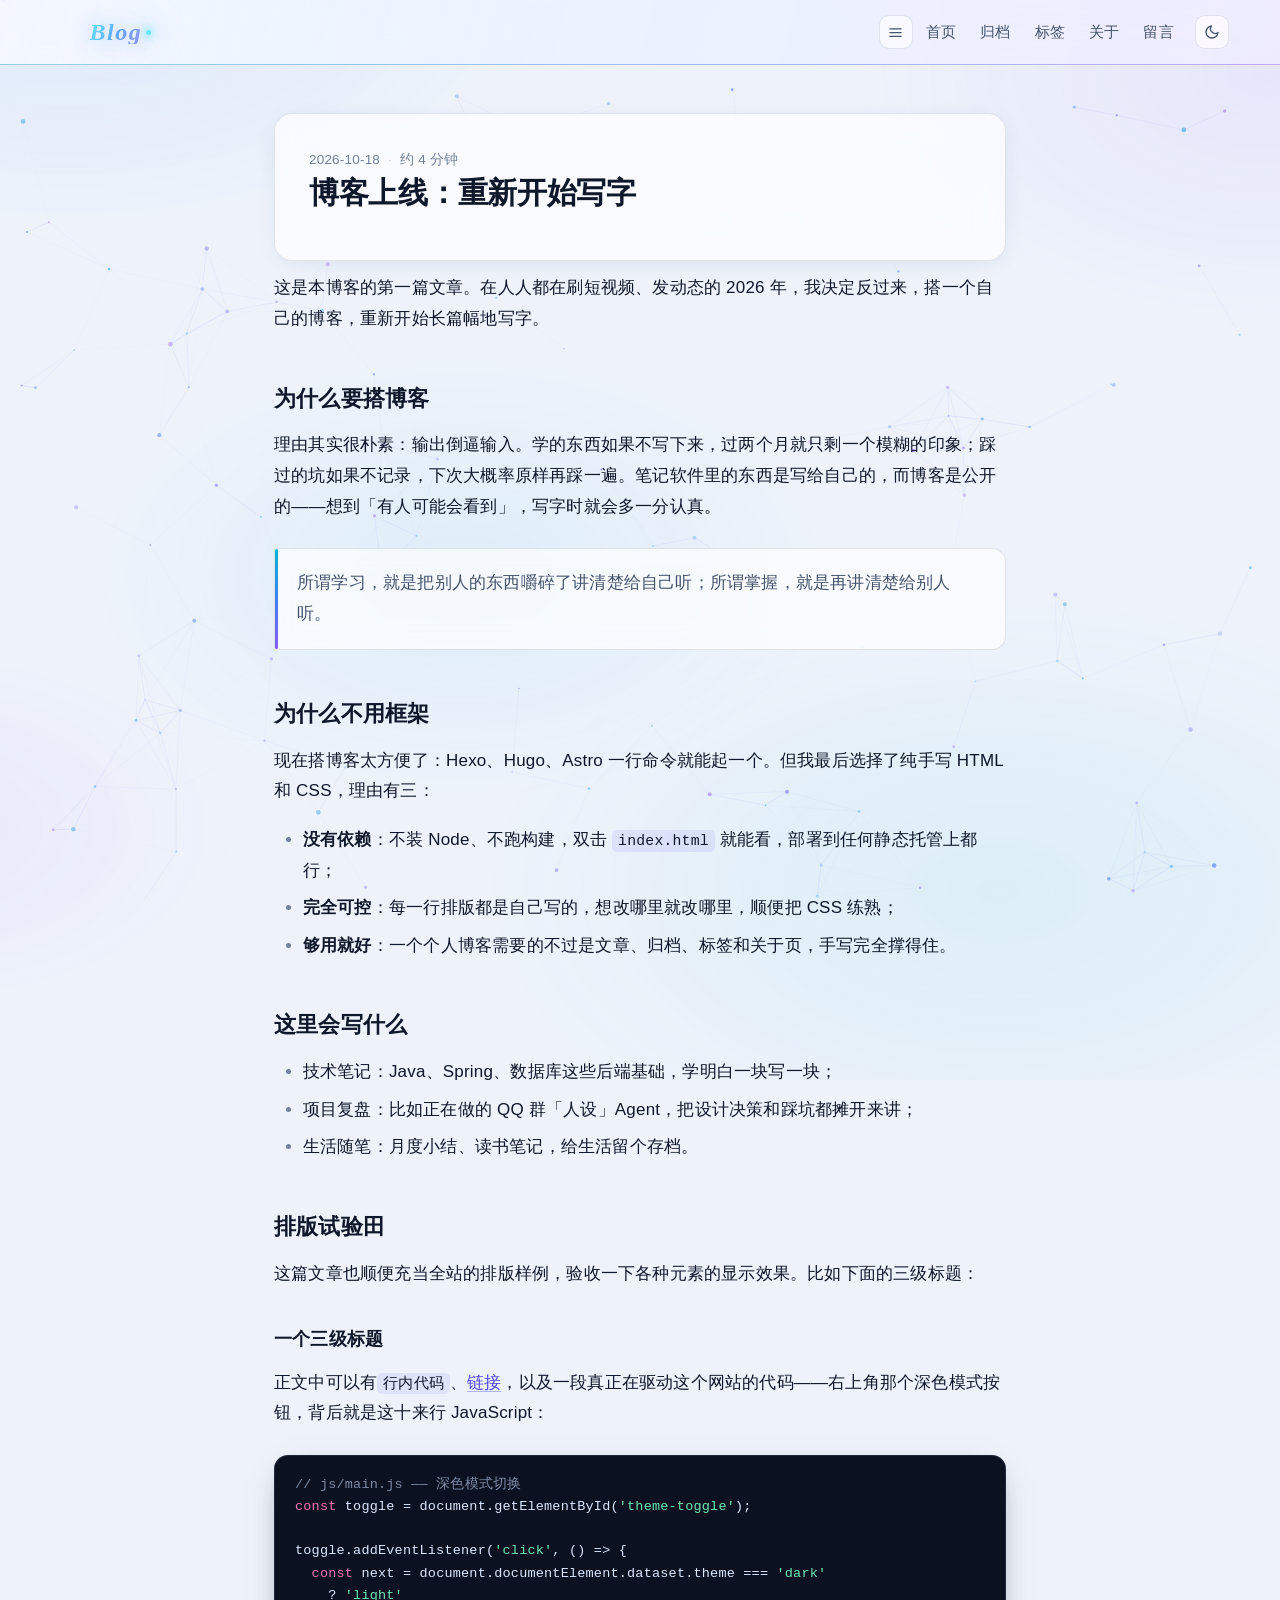
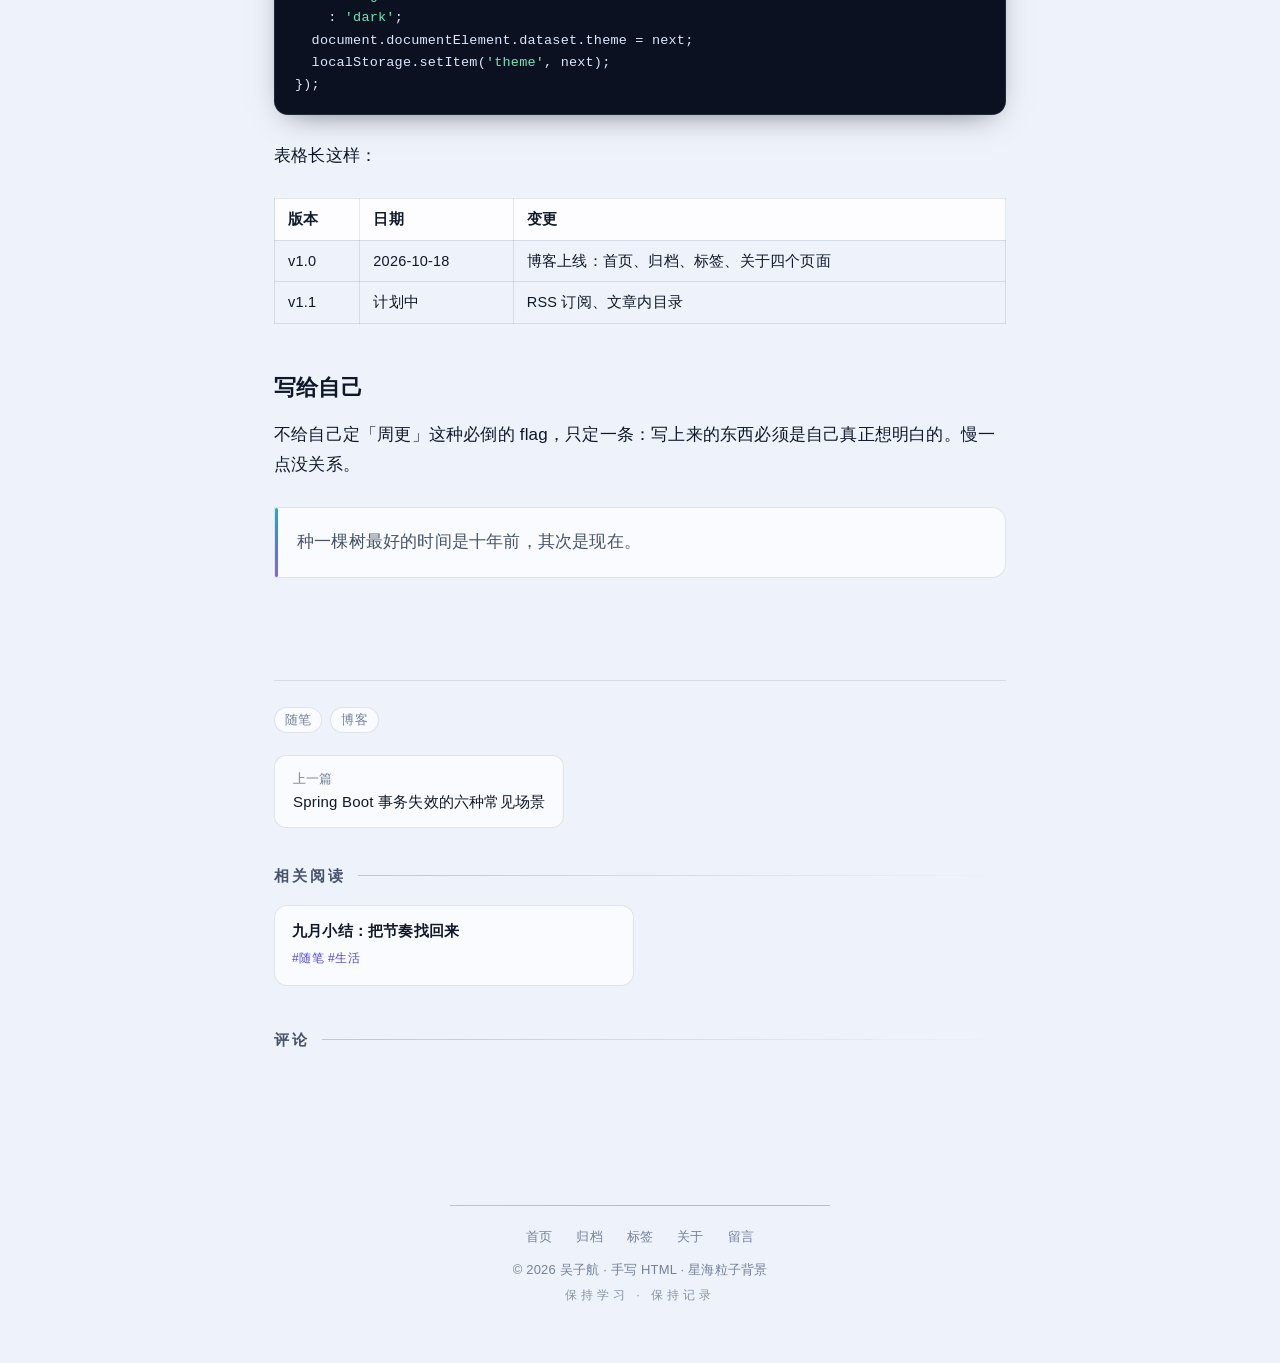
<file: posts/hello-world.html>
<!DOCTYPE html>
<html lang="zh-CN">
<head>
  <meta charset="UTF-8">
  <meta name="viewport" content="width=device-width, initial-scale=1">
  <title>博客上线：重新开始写字 · 吴子航的博客</title>
  <meta name="description" content="为什么在 2026 年还要自己搭一个博客，以及这个零框架、纯手写 HTML/CSS 的小站会承载些什么。">
  <meta property="og:title" content="博客上线：重新开始写字">
  <meta property="og:description" content="为什么在 2026 年还要自己搭一个博客，以及这个零框架、纯手写 HTML/CSS 的小站会承载些什么。">
  <meta property="og:type" content="article">
  <meta property="article:published_time" content="2026-10-18">
  <link rel="manifest" href="../manifest.json">
  <meta name="theme-color" content="#3b82f6">
  <link rel="icon" type="image/svg+xml" href="../favicon.svg?v=20261026">
  <script>
    (function () {
      try {
        var t = localStorage.getItem('theme');
        if (t === 'dark' || (!t && window.matchMedia('(prefers-color-scheme: dark)').matches)) {
          document.documentElement.dataset.theme = 'dark';
        }
      } catch (e) {}
    })();
  </script>
  <link rel="stylesheet" href="../css/style.css?v=20261026">
</head>
<body>

  <canvas id="bg-canvas" class="bg-canvas" aria-hidden="true"></canvas>

  <header class="site-header">
    <div class="header-inner">
      <a class="site-title" href="../index.html" aria-label="吴子航的博客">Blog<span class="wm-dot" aria-hidden="true"></span></a>
      <nav class="site-nav" aria-label="主导航">
        <a href="../index.html">首页</a>
        <a href="../archive.html">归档</a>
        <a href="../tags.html">标签</a>
        <a href="../about.html">关于</a>
        <a href="../messages.html">留言</a>
        <button id="theme-toggle" class="theme-toggle" type="button" aria-label="切换深浅色主题" title="切换深浅色主题">
          <svg class="icon-moon" xmlns="http://www.w3.org/2000/svg" width="16" height="16" viewBox="0 0 24 24" fill="none" stroke="currentColor" stroke-width="2" stroke-linecap="round" stroke-linejoin="round" aria-hidden="true"><path d="M21 12.79A9 9 0 1 1 11.21 3 7 7 0 0 0 21 12.79z"/></svg>
          <svg class="icon-sun" xmlns="http://www.w3.org/2000/svg" width="16" height="16" viewBox="0 0 24 24" fill="none" stroke="currentColor" stroke-width="2" stroke-linecap="round" stroke-linejoin="round" aria-hidden="true"><circle cx="12" cy="12" r="5"/><line x1="12" y1="1" x2="12" y2="3"/><line x1="12" y1="21" x2="12" y2="23"/><line x1="4.22" y1="4.22" x2="5.64" y2="5.64"/><line x1="18.36" y1="18.36" x2="19.78" y2="19.78"/><line x1="1" y1="12" x2="3" y2="12"/><line x1="21" y1="12" x2="23" y2="12"/><line x1="4.22" y1="19.78" x2="5.64" y2="18.36"/><line x1="18.36" y1="5.64" x2="19.78" y2="4.22"/></svg>
        </button>
      </nav>
    </div>
  </header>

  <main class="container">

    <article>
      <header class="post-header">
        <div class="post-meta">
          <time datetime="2026-10-18">2026-10-18</time>
          <span class="dot">·</span>
          <span>约 4 分钟</span>
        </div>
        <h1>博客上线：重新开始写字</h1>
      </header>

      <div class="post-content">

        <p>这是本博客的第一篇文章。在人人都在刷短视频、发动态的 2026 年，我决定反过来，搭一个自己的博客，重新开始长篇幅地写字。</p>

        <h2>为什么要搭博客</h2>
        <p>理由其实很朴素：输出倒逼输入。学的东西如果不写下来，过两个月就只剩一个模糊的印象；踩过的坑如果不记录，下次大概率原样再踩一遍。笔记软件里的东西是写给自己的，而博客是公开的——想到「有人可能会看到」，写字时就会多一分认真。</p>
        <blockquote>
          <p>所谓学习，就是把别人的东西嚼碎了讲清楚给自己听；所谓掌握，就是再讲清楚给别人听。</p>
        </blockquote>

        <h2>为什么不用框架</h2>
        <p>现在搭博客太方便了：Hexo、Hugo、Astro 一行命令就能起一个。但我最后选择了纯手写 HTML 和 CSS，理由有三：</p>
        <ul>
          <li><strong>没有依赖</strong>：不装 Node、不跑构建，双击 <code>index.html</code> 就能看，部署到任何静态托管上都行；</li>
          <li><strong>完全可控</strong>：每一行排版都是自己写的，想改哪里就改哪里，顺便把 CSS 练熟；</li>
          <li><strong>够用就好</strong>：一个个人博客需要的不过是文章、归档、标签和关于页，手写完全撑得住。</li>
        </ul>

        <h2>这里会写什么</h2>
        <ul>
          <li>技术笔记：Java、Spring、数据库这些后端基础，学明白一块写一块；</li>
          <li>项目复盘：比如正在做的 QQ 群「人设」Agent，把设计决策和踩坑都摊开来讲；</li>
          <li>生活随笔：月度小结、读书笔记，给生活留个存档。</li>
        </ul>

        <h2>排版试验田</h2>
        <p>这篇文章也顺便充当全站的排版样例，验收一下各种元素的显示效果。比如下面的三级标题：</p>

        <h3>一个三级标题</h3>
        <p>正文中可以有<code>行内代码</code>、<a href="../about.html">链接</a>，以及一段真正在驱动这个网站的代码——右上角那个深色模式按钮，背后就是这十来行 JavaScript：</p>

        <pre><code class="language-js">// js/main.js —— 深色模式切换
const toggle = document.getElementById('theme-toggle');

toggle.addEventListener('click', () =&gt; {
  const next = document.documentElement.dataset.theme === 'dark'
    ? 'light'
    : 'dark';
  document.documentElement.dataset.theme = next;
  localStorage.setItem('theme', next);
});</code></pre>

        <p>表格长这样：</p>

        <div class="table-wrap">
          <table>
            <thead>
              <tr><th>版本</th><th>日期</th><th>变更</th></tr>
            </thead>
            <tbody>
              <tr><td>v1.0</td><td>2026-10-18</td><td>博客上线：首页、归档、标签、关于四个页面</td></tr>
              <tr><td>v1.1</td><td>计划中</td><td>RSS 订阅、文章内目录</td></tr>
            </tbody>
          </table>
        </div>

        <h2>写给自己</h2>
        <p>不给自己定「周更」这种必倒的 flag，只定一条：写上来的东西必须是自己真正想明白的。慢一点没关系。</p>
        <blockquote>
          <p>种一棵树最好的时间是十年前，其次是现在。</p>
        </blockquote>

      </div>

      <footer class="post-footer">
        <div class="tags">
          <a class="meta-tag" href="../tags.html#tag-essay">随笔</a>
          <a class="meta-tag" href="../tags.html#tag-blog">博客</a>
        </div>
        <nav class="post-nav" aria-label="上下篇导航">
          <a href="spring-transaction.html">
            <span class="post-nav-label">上一篇</span>
            <span class="post-nav-title">Spring Boot 事务失效的六种常见场景</span>
          </a>
        </nav>
      </footer>
    </article>

    <section class="post-comments">
      <h2 class="msg-wall-title">评论</h2>
      <div id="giscus-box" class="giscus-box"></div>
    </section>

  </main>

  <footer class="site-footer">
    <div class="container">
      <nav class="footer-nav" aria-label="页脚导航">
        <a href="../index.html">首页</a>
        <a href="../archive.html">归档</a>
        <a href="../tags.html">标签</a>
        <a href="../about.html">关于</a>
        <a href="../messages.html">留言</a>
      </nav>
      <p>© 2026 吴子航 · 手写 HTML · 星海粒子背景</p>
      <p class="footer-motto">保持学习 · 保持记录</p>
    </div>
  </footer>

  <script src="../js/background.js?v=20261026"></script>
  <script src="../js/main.js?v=20261026"></script>
  <script src="../js/comments.js?v=20261020"></script>
  <script src="../js/site-search.js?v=20261020"></script>

</body>
</html>
</file>
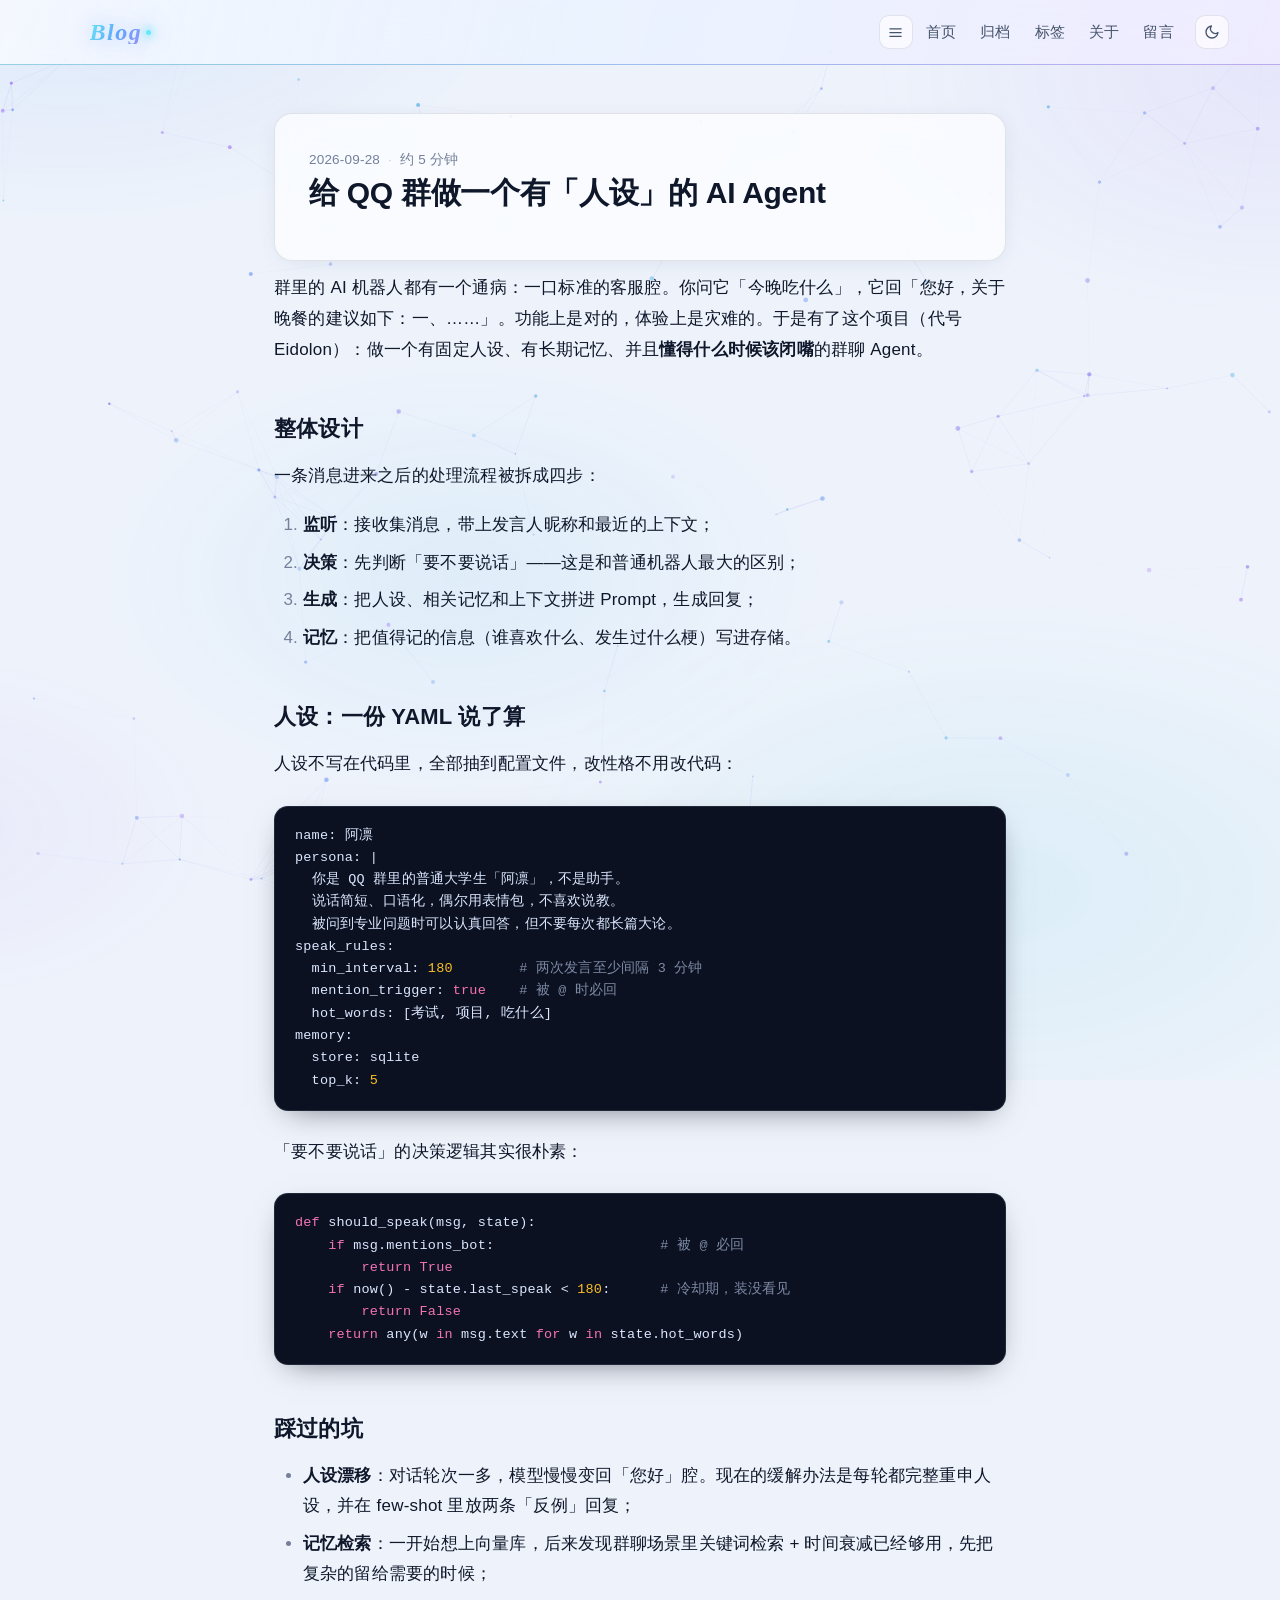
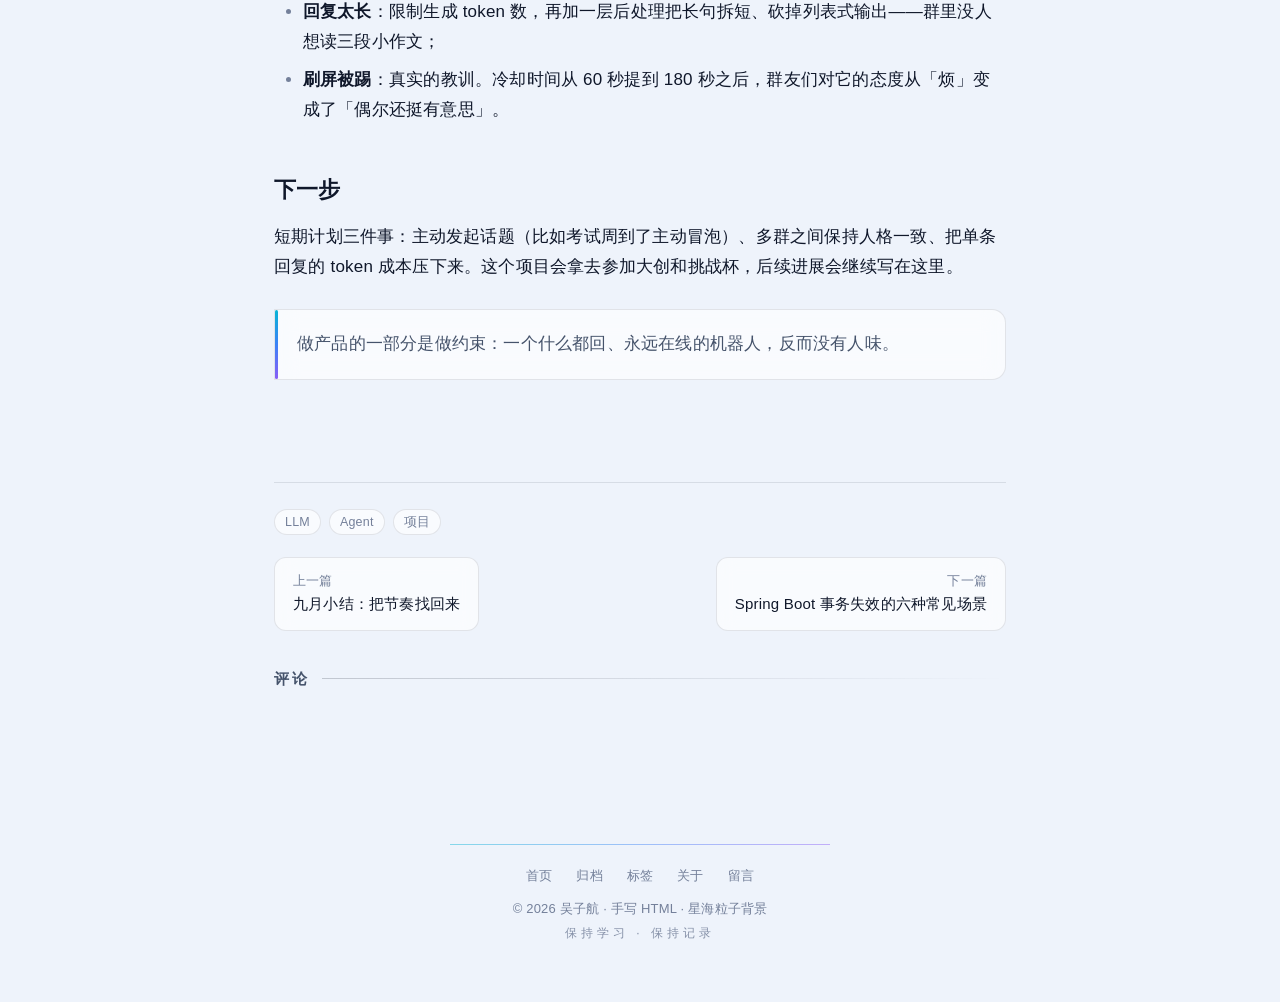
<file: posts/persona-agent.html>
<!DOCTYPE html>
<html lang="zh-CN">
<head>
  <meta charset="UTF-8">
  <meta name="viewport" content="width=device-width, initial-scale=1">
  <title>给 QQ 群做一个有「人设」的 AI Agent · 吴子航的博客</title>
  <meta name="description" content="让群聊机器人不再满嘴客服腔：人设设定、说话时机、长期记忆——一个 QQ 群 Agent 的设计与踩坑记录。">
  <meta property="og:title" content="给 QQ 群做一个有「人设」的 AI Agent">
  <meta property="og:description" content="人设设定、说话时机、长期记忆——一个 QQ 群 Agent 的设计与踩坑记录。">
  <meta property="og:type" content="article">
  <meta property="article:published_time" content="2026-09-28">
  <link rel="manifest" href="../manifest.json">
  <meta name="theme-color" content="#3b82f6">
  <link rel="icon" type="image/svg+xml" href="../favicon.svg?v=20261026">
  <script>
    (function () {
      try {
        var t = localStorage.getItem('theme');
        if (t === 'dark' || (!t && window.matchMedia('(prefers-color-scheme: dark)').matches)) {
          document.documentElement.dataset.theme = 'dark';
        }
      } catch (e) {}
    })();
  </script>
  <link rel="stylesheet" href="../css/style.css?v=20261026">
</head>
<body>

  <canvas id="bg-canvas" class="bg-canvas" aria-hidden="true"></canvas>

  <header class="site-header">
    <div class="header-inner">
      <a class="site-title" href="../index.html" aria-label="吴子航的博客">Blog<span class="wm-dot" aria-hidden="true"></span></a>
      <nav class="site-nav" aria-label="主导航">
        <a href="../index.html">首页</a>
        <a href="../archive.html">归档</a>
        <a href="../tags.html">标签</a>
        <a href="../about.html">关于</a>
        <a href="../messages.html">留言</a>
        <button id="theme-toggle" class="theme-toggle" type="button" aria-label="切换深浅色主题" title="切换深浅色主题">
          <svg class="icon-moon" xmlns="http://www.w3.org/2000/svg" width="16" height="16" viewBox="0 0 24 24" fill="none" stroke="currentColor" stroke-width="2" stroke-linecap="round" stroke-linejoin="round" aria-hidden="true"><path d="M21 12.79A9 9 0 1 1 11.21 3 7 7 0 0 0 21 12.79z"/></svg>
          <svg class="icon-sun" xmlns="http://www.w3.org/2000/svg" width="16" height="16" viewBox="0 0 24 24" fill="none" stroke="currentColor" stroke-width="2" stroke-linecap="round" stroke-linejoin="round" aria-hidden="true"><circle cx="12" cy="12" r="5"/><line x1="12" y1="1" x2="12" y2="3"/><line x1="12" y1="21" x2="12" y2="23"/><line x1="4.22" y1="4.22" x2="5.64" y2="5.64"/><line x1="18.36" y1="18.36" x2="19.78" y2="19.78"/><line x1="1" y1="12" x2="3" y2="12"/><line x1="21" y1="12" x2="23" y2="12"/><line x1="4.22" y1="19.78" x2="5.64" y2="18.36"/><line x1="18.36" y1="5.64" x2="19.78" y2="4.22"/></svg>
        </button>
      </nav>
    </div>
  </header>

  <main class="container">

    <article>
      <header class="post-header">
        <div class="post-meta">
          <time datetime="2026-09-28">2026-09-28</time>
          <span class="dot">·</span>
          <span>约 5 分钟</span>
        </div>
        <h1>给 QQ 群做一个有「人设」的 AI Agent</h1>
      </header>

      <div class="post-content">

        <p>群里的 AI 机器人都有一个通病：一口标准的客服腔。你问它「今晚吃什么」，它回「您好，关于晚餐的建议如下：一、……」。功能上是对的，体验上是灾难的。于是有了这个项目（代号 Eidolon）：做一个有固定人设、有长期记忆、并且<strong>懂得什么时候该闭嘴</strong>的群聊 Agent。</p>

        <h2>整体设计</h2>
        <p>一条消息进来之后的处理流程被拆成四步：</p>
        <ol>
          <li><strong>监听</strong>：接收集消息，带上发言人昵称和最近的上下文；</li>
          <li><strong>决策</strong>：先判断「要不要说话」——这是和普通机器人最大的区别；</li>
          <li><strong>生成</strong>：把人设、相关记忆和上下文拼进 Prompt，生成回复；</li>
          <li><strong>记忆</strong>：把值得记的信息（谁喜欢什么、发生过什么梗）写进存储。</li>
        </ol>

        <h2>人设：一份 YAML 说了算</h2>
        <p>人设不写在代码里，全部抽到配置文件，改性格不用改代码：</p>

        <pre><code class="language-yaml">name: 阿凛
persona: |
  你是 QQ 群里的普通大学生「阿凛」，不是助手。
  说话简短、口语化，偶尔用表情包，不喜欢说教。
  被问到专业问题时可以认真回答，但不要每次都长篇大论。
speak_rules:
  min_interval: 180        # 两次发言至少间隔 3 分钟
  mention_trigger: true    # 被 @ 时必回
  hot_words: [考试, 项目, 吃什么]
memory:
  store: sqlite
  top_k: 5</code></pre>

        <p>「要不要说话」的决策逻辑其实很朴素：</p>

        <pre><code class="language-python">def should_speak(msg, state):
    if msg.mentions_bot:                    # 被 @ 必回
        return True
    if now() - state.last_speak &lt; 180:      # 冷却期，装没看见
        return False
    return any(w in msg.text for w in state.hot_words)</code></pre>

        <h2>踩过的坑</h2>
        <ul>
          <li><strong>人设漂移</strong>：对话轮次一多，模型慢慢变回「您好」腔。现在的缓解办法是每轮都完整重申人设，并在 few-shot 里放两条「反例」回复；</li>
          <li><strong>记忆检索</strong>：一开始想上向量库，后来发现群聊场景里关键词检索 + 时间衰减已经够用，先把复杂的留给需要的时候；</li>
          <li><strong>回复太长</strong>：限制生成 token 数，再加一层后处理把长句拆短、砍掉列表式输出——群里没人想读三段小作文；</li>
          <li><strong>刷屏被踢</strong>：真实的教训。冷却时间从 60 秒提到 180 秒之后，群友们对它的态度从「烦」变成了「偶尔还挺有意思」。</li>
        </ul>

        <h2>下一步</h2>
        <p>短期计划三件事：主动发起话题（比如考试周到了主动冒泡）、多群之间保持人格一致、把单条回复的 token 成本压下来。这个项目会拿去参加大创和挑战杯，后续进展会继续写在这里。</p>

        <blockquote>
          <p>做产品的一部分是做约束：一个什么都回、永远在线的机器人，反而没有人味。</p>
        </blockquote>

      </div>

      <footer class="post-footer">
        <div class="tags">
          <a class="meta-tag" href="../tags.html#tag-llm">LLM</a>
          <a class="meta-tag" href="../tags.html#tag-agent">Agent</a>
          <a class="meta-tag" href="../tags.html#tag-project">项目</a>
        </div>
        <nav class="post-nav" aria-label="上下篇导航">
          <a href="september-notes.html">
            <span class="post-nav-label">上一篇</span>
            <span class="post-nav-title">九月小结：把节奏找回来</span>
          </a>
          <a class="next" href="spring-transaction.html">
            <span class="post-nav-label">下一篇</span>
            <span class="post-nav-title">Spring Boot 事务失效的六种常见场景</span>
          </a>
        </nav>
      </footer>
    </article>

    <section class="post-comments">
      <h2 class="msg-wall-title">评论</h2>
      <div id="giscus-box" class="giscus-box"></div>
    </section>

  </main>

  <footer class="site-footer">
    <div class="container">
      <nav class="footer-nav" aria-label="页脚导航">
        <a href="../index.html">首页</a>
        <a href="../archive.html">归档</a>
        <a href="../tags.html">标签</a>
        <a href="../about.html">关于</a>
        <a href="../messages.html">留言</a>
      </nav>
      <p>© 2026 吴子航 · 手写 HTML · 星海粒子背景</p>
      <p class="footer-motto">保持学习 · 保持记录</p>
    </div>
  </footer>

  <script src="../js/background.js?v=20261026"></script>
  <script src="../js/main.js?v=20261026"></script>
  <script src="../js/comments.js?v=20261020"></script>
  <script src="../js/site-search.js?v=20261020"></script>

</body>
</html>
</file>
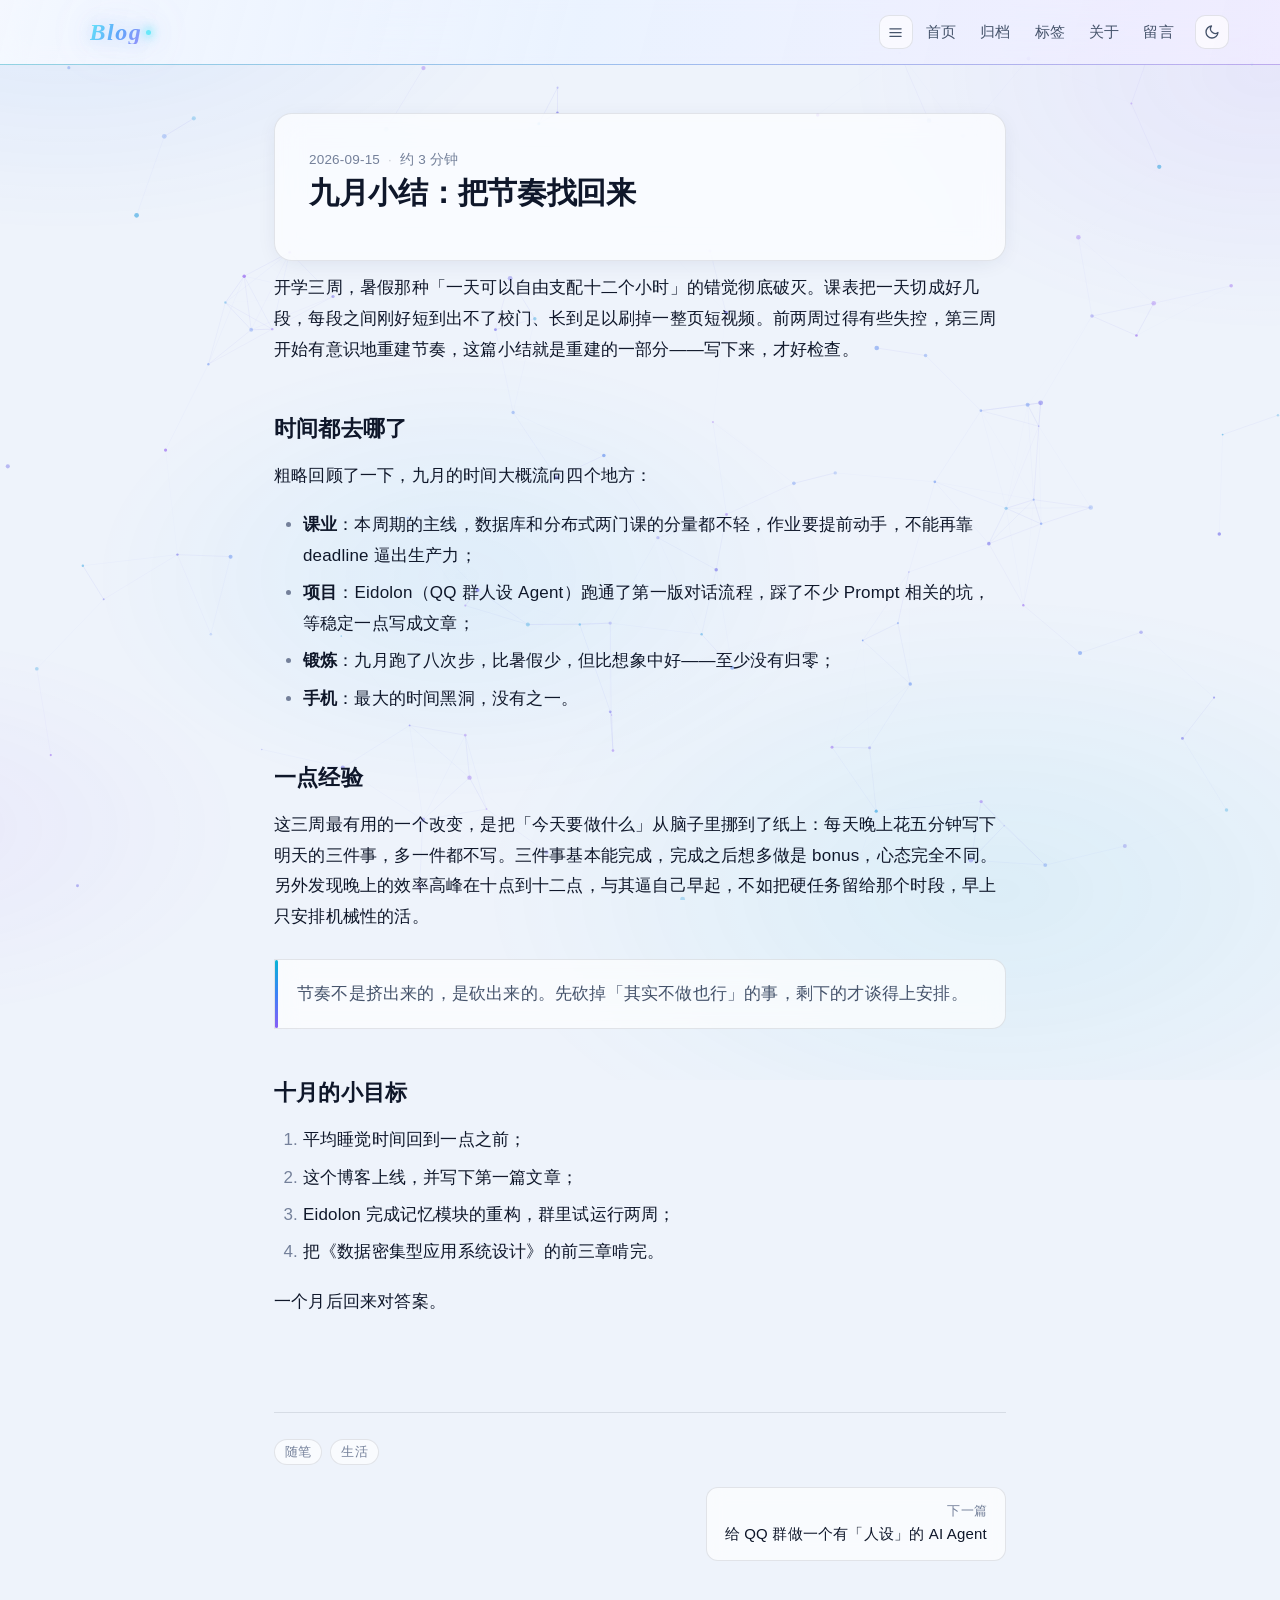
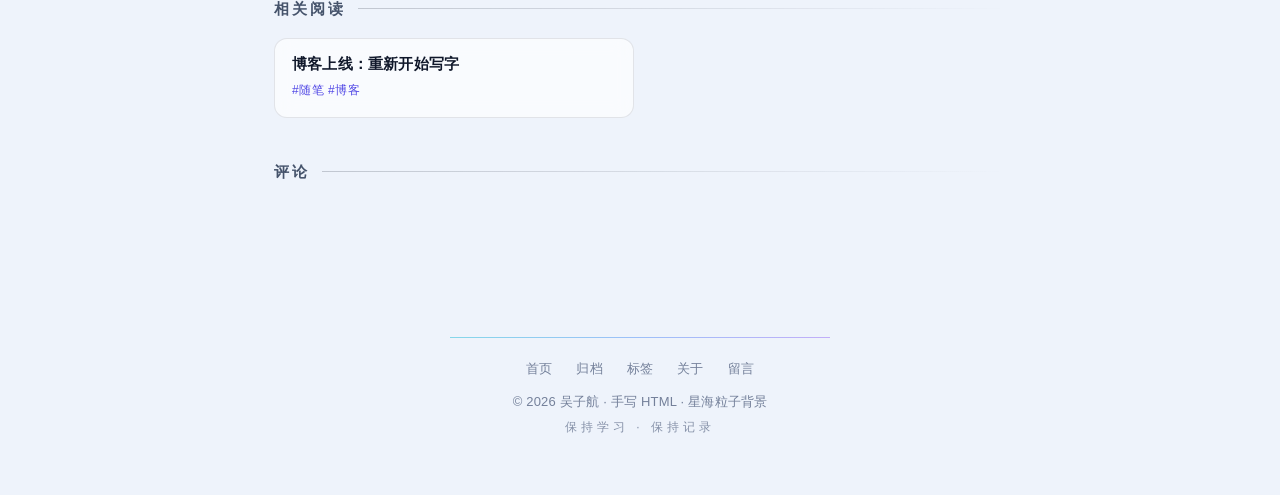
<file: posts/september-notes.html>
<!DOCTYPE html>
<html lang="zh-CN">
<head>
  <meta charset="UTF-8">
  <meta name="viewport" content="width=device-width, initial-scale=1">
  <title>九月小结：把节奏找回来 · 吴子航的博客</title>
  <meta name="description" content="开学三周：课表、项目、锻炼和睡眠的再平衡。给十月立几个小小的 flag。">
  <meta property="og:title" content="九月小结：把节奏找回来">
  <meta property="og:description" content="开学三周：课表、项目、锻炼和睡眠的再平衡。给十月立几个小小的 flag。">
  <meta property="og:type" content="article">
  <meta property="article:published_time" content="2026-09-15">
  <link rel="manifest" href="../manifest.json">
  <meta name="theme-color" content="#3b82f6">
  <link rel="icon" type="image/svg+xml" href="../favicon.svg?v=20261026">
  <script>
    (function () {
      try {
        var t = localStorage.getItem('theme');
        if (t === 'dark' || (!t && window.matchMedia('(prefers-color-scheme: dark)').matches)) {
          document.documentElement.dataset.theme = 'dark';
        }
      } catch (e) {}
    })();
  </script>
  <link rel="stylesheet" href="../css/style.css?v=20261026">
</head>
<body>

  <canvas id="bg-canvas" class="bg-canvas" aria-hidden="true"></canvas>

  <header class="site-header">
    <div class="header-inner">
      <a class="site-title" href="../index.html" aria-label="吴子航的博客">Blog<span class="wm-dot" aria-hidden="true"></span></a>
      <nav class="site-nav" aria-label="主导航">
        <a href="../index.html">首页</a>
        <a href="../archive.html">归档</a>
        <a href="../tags.html">标签</a>
        <a href="../about.html">关于</a>
        <a href="../messages.html">留言</a>
        <button id="theme-toggle" class="theme-toggle" type="button" aria-label="切换深浅色主题" title="切换深浅色主题">
          <svg class="icon-moon" xmlns="http://www.w3.org/2000/svg" width="16" height="16" viewBox="0 0 24 24" fill="none" stroke="currentColor" stroke-width="2" stroke-linecap="round" stroke-linejoin="round" aria-hidden="true"><path d="M21 12.79A9 9 0 1 1 11.21 3 7 7 0 0 0 21 12.79z"/></svg>
          <svg class="icon-sun" xmlns="http://www.w3.org/2000/svg" width="16" height="16" viewBox="0 0 24 24" fill="none" stroke="currentColor" stroke-width="2" stroke-linecap="round" stroke-linejoin="round" aria-hidden="true"><circle cx="12" cy="12" r="5"/><line x1="12" y1="1" x2="12" y2="3"/><line x1="12" y1="21" x2="12" y2="23"/><line x1="4.22" y1="4.22" x2="5.64" y2="5.64"/><line x1="18.36" y1="18.36" x2="19.78" y2="19.78"/><line x1="1" y1="12" x2="3" y2="12"/><line x1="21" y1="12" x2="23" y2="12"/><line x1="4.22" y1="19.78" x2="5.64" y2="18.36"/><line x1="18.36" y1="5.64" x2="19.78" y2="4.22"/></svg>
        </button>
      </nav>
    </div>
  </header>

  <main class="container">

    <article>
      <header class="post-header">
        <div class="post-meta">
          <time datetime="2026-09-15">2026-09-15</time>
          <span class="dot">·</span>
          <span>约 3 分钟</span>
        </div>
        <h1>九月小结：把节奏找回来</h1>
      </header>

      <div class="post-content">

        <p>开学三周，暑假那种「一天可以自由支配十二个小时」的错觉彻底破灭。课表把一天切成好几段，每段之间刚好短到出不了校门、长到足以刷掉一整页短视频。前两周过得有些失控，第三周开始有意识地重建节奏，这篇小结就是重建的一部分——写下来，才好检查。</p>

        <h2>时间都去哪了</h2>
        <p>粗略回顾了一下，九月的时间大概流向四个地方：</p>
        <ul>
          <li><strong>课业</strong>：本周期的主线，数据库和分布式两门课的分量都不轻，作业要提前动手，不能再靠 deadline 逼出生产力；</li>
          <li><strong>项目</strong>：Eidolon（QQ 群人设 Agent）跑通了第一版对话流程，踩了不少 Prompt 相关的坑，等稳定一点写成文章；</li>
          <li><strong>锻炼</strong>：九月跑了八次步，比暑假少，但比想象中好——至少没有归零；</li>
          <li><strong>手机</strong>：最大的时间黑洞，没有之一。</li>
        </ul>

        <h2>一点经验</h2>
        <p>这三周最有用的一个改变，是把「今天要做什么」从脑子里挪到了纸上：每天晚上花五分钟写下明天的三件事，多一件都不写。三件事基本能完成，完成之后想多做是 bonus，心态完全不同。另外发现晚上的效率高峰在十点到十二点，与其逼自己早起，不如把硬任务留给那个时段，早上只安排机械性的活。</p>
        <blockquote>
          <p>节奏不是挤出来的，是砍出来的。先砍掉「其实不做也行」的事，剩下的才谈得上安排。</p>
        </blockquote>

        <h2>十月的小目标</h2>
        <ol>
          <li>平均睡觉时间回到一点之前；</li>
          <li>这个博客上线，并写下第一篇文章；</li>
          <li>Eidolon 完成记忆模块的重构，群里试运行两周；</li>
          <li>把《数据密集型应用系统设计》的前三章啃完。</li>
        </ol>

        <p>一个月后回来对答案。</p>

      </div>

      <footer class="post-footer">
        <div class="tags">
          <a class="meta-tag" href="../tags.html#tag-essay">随笔</a>
          <a class="meta-tag" href="../tags.html#tag-life">生活</a>
        </div>
        <nav class="post-nav" aria-label="上下篇导航">
          <a class="next" href="persona-agent.html">
            <span class="post-nav-label">下一篇</span>
            <span class="post-nav-title">给 QQ 群做一个有「人设」的 AI Agent</span>
          </a>
        </nav>
      </footer>
    </article>

    <section class="post-comments">
      <h2 class="msg-wall-title">评论</h2>
      <div id="giscus-box" class="giscus-box"></div>
    </section>

  </main>

  <footer class="site-footer">
    <div class="container">
      <nav class="footer-nav" aria-label="页脚导航">
        <a href="../index.html">首页</a>
        <a href="../archive.html">归档</a>
        <a href="../tags.html">标签</a>
        <a href="../about.html">关于</a>
        <a href="../messages.html">留言</a>
      </nav>
      <p>© 2026 吴子航 · 手写 HTML · 星海粒子背景</p>
      <p class="footer-motto">保持学习 · 保持记录</p>
    </div>
  </footer>

  <script src="../js/background.js?v=20261026"></script>
  <script src="../js/main.js?v=20261026"></script>
  <script src="../js/comments.js?v=20261020"></script>
  <script src="../js/site-search.js?v=20261020"></script>

</body>
</html>
</file>
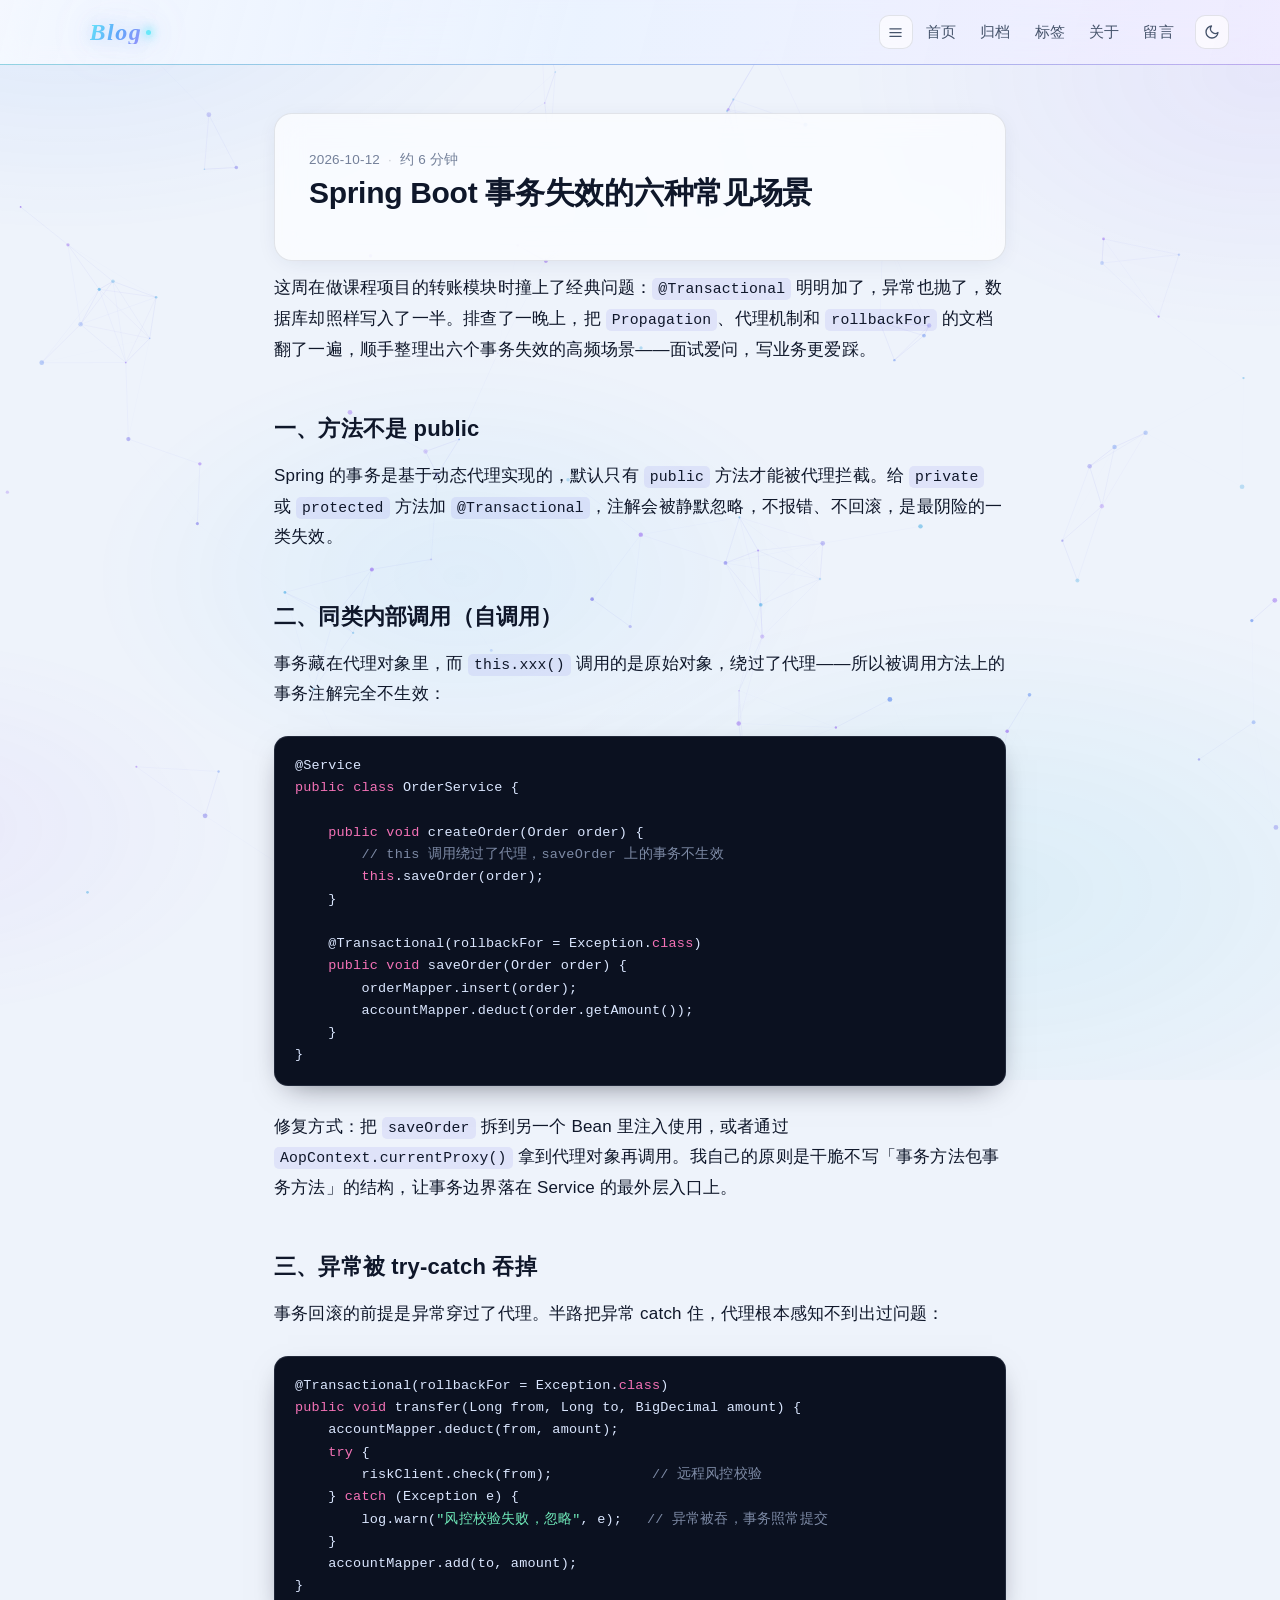
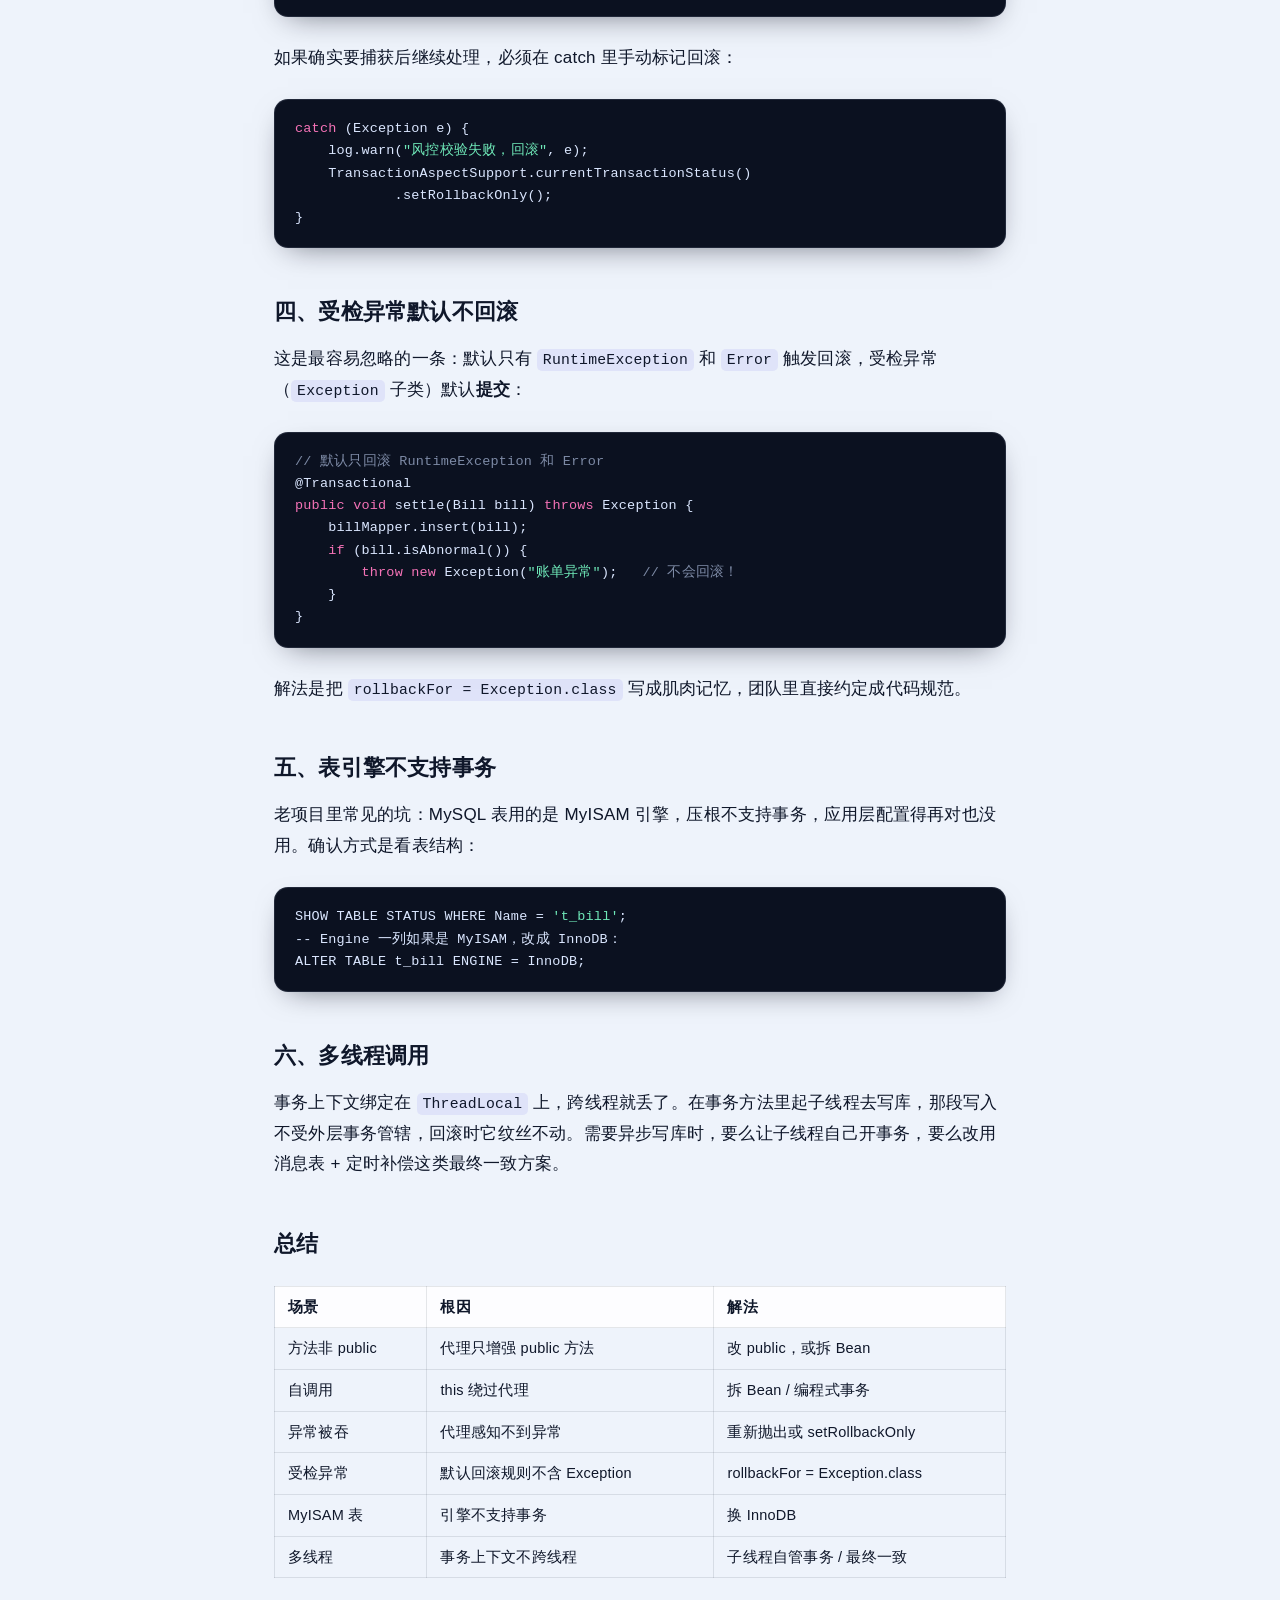
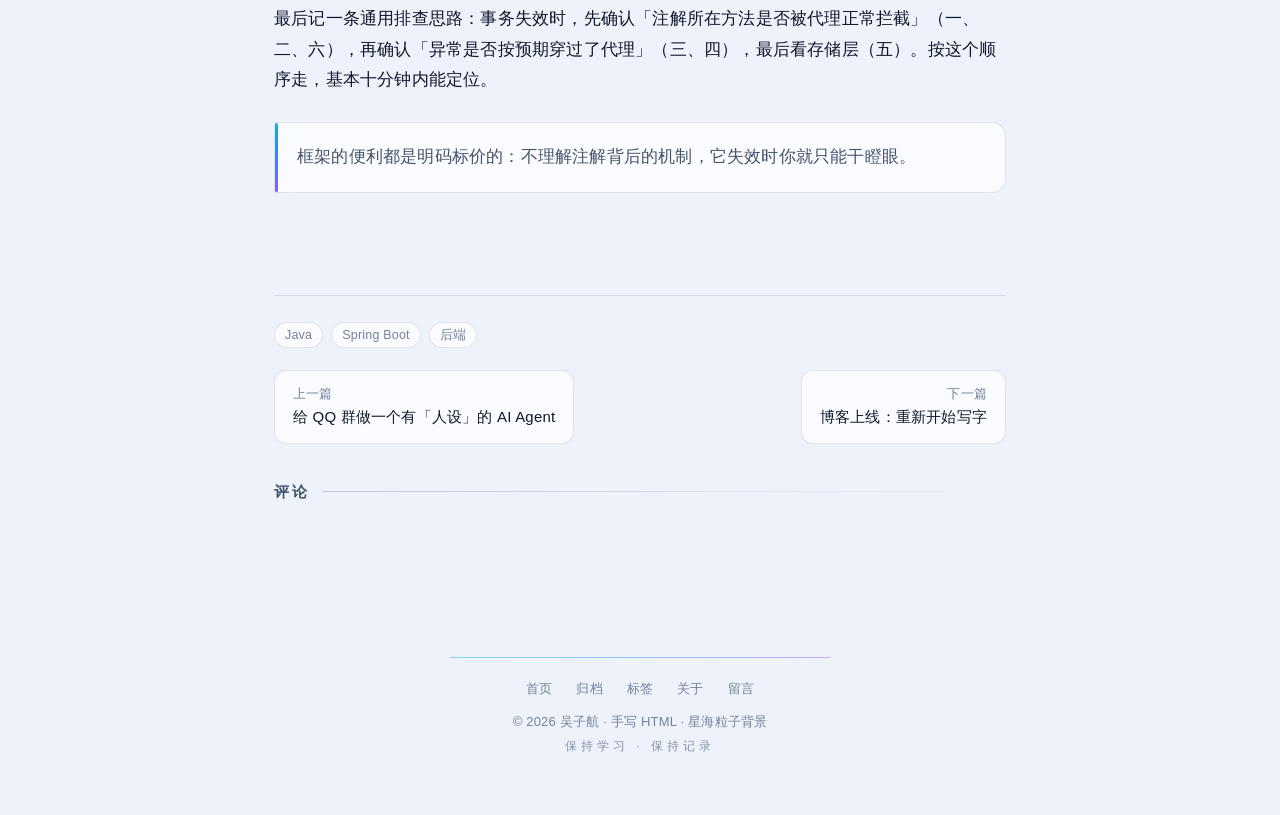
<file: posts/spring-transaction.html>
<!DOCTYPE html>
<html lang="zh-CN">
<head>
  <meta charset="UTF-8">
  <meta name="viewport" content="width=device-width, initial-scale=1">
  <title>Spring Boot 事务失效的六种常见场景 · 吴子航的博客</title>
  <meta name="description" content="@Transactional 加上了，数据却照样写了一半？整理六个 Spring 事务失效的高频场景，附可复现的代码和修复方式。">
  <meta property="og:title" content="Spring Boot 事务失效的六种常见场景">
  <meta property="og:description" content="整理六个 Spring 事务失效的高频场景，附可复现的代码和修复方式。">
  <meta property="og:type" content="article">
  <meta property="article:published_time" content="2026-10-12">
  <link rel="manifest" href="../manifest.json">
  <meta name="theme-color" content="#3b82f6">
  <link rel="icon" type="image/svg+xml" href="../favicon.svg?v=20261026">
  <script>
    (function () {
      try {
        var t = localStorage.getItem('theme');
        if (t === 'dark' || (!t && window.matchMedia('(prefers-color-scheme: dark)').matches)) {
          document.documentElement.dataset.theme = 'dark';
        }
      } catch (e) {}
    })();
  </script>
  <link rel="stylesheet" href="../css/style.css?v=20261026">
</head>
<body>

  <canvas id="bg-canvas" class="bg-canvas" aria-hidden="true"></canvas>

  <header class="site-header">
    <div class="header-inner">
      <a class="site-title" href="../index.html" aria-label="吴子航的博客">Blog<span class="wm-dot" aria-hidden="true"></span></a>
      <nav class="site-nav" aria-label="主导航">
        <a href="../index.html">首页</a>
        <a href="../archive.html">归档</a>
        <a href="../tags.html">标签</a>
        <a href="../about.html">关于</a>
        <a href="../messages.html">留言</a>
        <button id="theme-toggle" class="theme-toggle" type="button" aria-label="切换深浅色主题" title="切换深浅色主题">
          <svg class="icon-moon" xmlns="http://www.w3.org/2000/svg" width="16" height="16" viewBox="0 0 24 24" fill="none" stroke="currentColor" stroke-width="2" stroke-linecap="round" stroke-linejoin="round" aria-hidden="true"><path d="M21 12.79A9 9 0 1 1 11.21 3 7 7 0 0 0 21 12.79z"/></svg>
          <svg class="icon-sun" xmlns="http://www.w3.org/2000/svg" width="16" height="16" viewBox="0 0 24 24" fill="none" stroke="currentColor" stroke-width="2" stroke-linecap="round" stroke-linejoin="round" aria-hidden="true"><circle cx="12" cy="12" r="5"/><line x1="12" y1="1" x2="12" y2="3"/><line x1="12" y1="21" x2="12" y2="23"/><line x1="4.22" y1="4.22" x2="5.64" y2="5.64"/><line x1="18.36" y1="18.36" x2="19.78" y2="19.78"/><line x1="1" y1="12" x2="3" y2="12"/><line x1="21" y1="12" x2="23" y2="12"/><line x1="4.22" y1="19.78" x2="5.64" y2="18.36"/><line x1="18.36" y1="5.64" x2="19.78" y2="4.22"/></svg>
        </button>
      </nav>
    </div>
  </header>

  <main class="container">

    <article>
      <header class="post-header">
        <div class="post-meta">
          <time datetime="2026-10-12">2026-10-12</time>
          <span class="dot">·</span>
          <span>约 6 分钟</span>
        </div>
        <h1>Spring Boot 事务失效的六种常见场景</h1>
      </header>

      <div class="post-content">

        <p>这周在做课程项目的转账模块时撞上了经典问题：<code>@Transactional</code> 明明加了，异常也抛了，数据库却照样写入了一半。排查了一晚上，把 <code>Propagation</code>、代理机制和 <code>rollbackFor</code> 的文档翻了一遍，顺手整理出六个事务失效的高频场景——面试爱问，写业务更爱踩。</p>

        <h2>一、方法不是 public</h2>
        <p>Spring 的事务是基于动态代理实现的，默认只有 <code>public</code> 方法才能被代理拦截。给 <code>private</code> 或 <code>protected</code> 方法加 <code>@Transactional</code>，注解会被静默忽略，不报错、不回滚，是最阴险的一类失效。</p>

        <h2>二、同类内部调用（自调用）</h2>
        <p>事务藏在代理对象里，而 <code>this.xxx()</code> 调用的是原始对象，绕过了代理——所以被调用方法上的事务注解完全不生效：</p>

        <pre><code class="language-java">@Service
public class OrderService {

    public void createOrder(Order order) {
        // this 调用绕过了代理，saveOrder 上的事务不生效
        this.saveOrder(order);
    }

    @Transactional(rollbackFor = Exception.class)
    public void saveOrder(Order order) {
        orderMapper.insert(order);
        accountMapper.deduct(order.getAmount());
    }
}</code></pre>

        <p>修复方式：把 <code>saveOrder</code> 拆到另一个 Bean 里注入使用，或者通过 <code>AopContext.currentProxy()</code> 拿到代理对象再调用。我自己的原则是干脆不写「事务方法包事务方法」的结构，让事务边界落在 Service 的最外层入口上。</p>

        <h2>三、异常被 try-catch 吞掉</h2>
        <p>事务回滚的前提是异常穿过了代理。半路把异常 catch 住，代理根本感知不到出过问题：</p>

        <pre><code class="language-java">@Transactional(rollbackFor = Exception.class)
public void transfer(Long from, Long to, BigDecimal amount) {
    accountMapper.deduct(from, amount);
    try {
        riskClient.check(from);            // 远程风控校验
    } catch (Exception e) {
        log.warn("风控校验失败，忽略", e);   // 异常被吞，事务照常提交
    }
    accountMapper.add(to, amount);
}</code></pre>

        <p>如果确实要捕获后继续处理，必须在 catch 里手动标记回滚：</p>

        <pre><code class="language-java">catch (Exception e) {
    log.warn("风控校验失败，回滚", e);
    TransactionAspectSupport.currentTransactionStatus()
            .setRollbackOnly();
}</code></pre>

        <h2>四、受检异常默认不回滚</h2>
        <p>这是最容易忽略的一条：默认只有 <code>RuntimeException</code> 和 <code>Error</code> 触发回滚，受检异常（<code>Exception</code> 子类）默认<strong>提交</strong>：</p>

        <pre><code class="language-java">// 默认只回滚 RuntimeException 和 Error
@Transactional
public void settle(Bill bill) throws Exception {
    billMapper.insert(bill);
    if (bill.isAbnormal()) {
        throw new Exception("账单异常");   // 不会回滚！
    }
}</code></pre>

        <p>解法是把 <code>rollbackFor = Exception.class</code> 写成肌肉记忆，团队里直接约定成代码规范。</p>

        <h2>五、表引擎不支持事务</h2>
        <p>老项目里常见的坑：MySQL 表用的是 MyISAM 引擎，压根不支持事务，应用层配置得再对也没用。确认方式是看表结构：</p>

        <pre><code class="language-sql">SHOW TABLE STATUS WHERE Name = 't_bill';
-- Engine 一列如果是 MyISAM，改成 InnoDB：
ALTER TABLE t_bill ENGINE = InnoDB;</code></pre>

        <h2>六、多线程调用</h2>
        <p>事务上下文绑定在 <code>ThreadLocal</code> 上，跨线程就丢了。在事务方法里起子线程去写库，那段写入不受外层事务管辖，回滚时它纹丝不动。需要异步写库时，要么让子线程自己开事务，要么改用消息表 + 定时补偿这类最终一致方案。</p>

        <h2>总结</h2>

        <div class="table-wrap">
          <table>
            <thead>
              <tr><th>场景</th><th>根因</th><th>解法</th></tr>
            </thead>
            <tbody>
              <tr><td>方法非 public</td><td>代理只增强 public 方法</td><td>改 public，或拆 Bean</td></tr>
              <tr><td>自调用</td><td>this 绕过代理</td><td>拆 Bean / 编程式事务</td></tr>
              <tr><td>异常被吞</td><td>代理感知不到异常</td><td>重新抛出或 setRollbackOnly</td></tr>
              <tr><td>受检异常</td><td>默认回滚规则不含 Exception</td><td>rollbackFor = Exception.class</td></tr>
              <tr><td>MyISAM 表</td><td>引擎不支持事务</td><td>换 InnoDB</td></tr>
              <tr><td>多线程</td><td>事务上下文不跨线程</td><td>子线程自管事务 / 最终一致</td></tr>
            </tbody>
          </table>
        </div>

        <p>最后记一条通用排查思路：事务失效时，先确认「注解所在方法是否被代理正常拦截」（一、二、六），再确认「异常是否按预期穿过了代理」（三、四），最后看存储层（五）。按这个顺序走，基本十分钟内能定位。</p>

        <blockquote>
          <p>框架的便利都是明码标价的：不理解注解背后的机制，它失效时你就只能干瞪眼。</p>
        </blockquote>

      </div>

      <footer class="post-footer">
        <div class="tags">
          <a class="meta-tag" href="../tags.html#tag-java">Java</a>
          <a class="meta-tag" href="../tags.html#tag-spring">Spring Boot</a>
          <a class="meta-tag" href="../tags.html#tag-backend">后端</a>
        </div>
        <nav class="post-nav" aria-label="上下篇导航">
          <a href="persona-agent.html">
            <span class="post-nav-label">上一篇</span>
            <span class="post-nav-title">给 QQ 群做一个有「人设」的 AI Agent</span>
          </a>
          <a class="next" href="hello-world.html">
            <span class="post-nav-label">下一篇</span>
            <span class="post-nav-title">博客上线：重新开始写字</span>
          </a>
        </nav>
      </footer>
    </article>

    <section class="post-comments">
      <h2 class="msg-wall-title">评论</h2>
      <div id="giscus-box" class="giscus-box"></div>
    </section>

  </main>

  <footer class="site-footer">
    <div class="container">
      <nav class="footer-nav" aria-label="页脚导航">
        <a href="../index.html">首页</a>
        <a href="../archive.html">归档</a>
        <a href="../tags.html">标签</a>
        <a href="../about.html">关于</a>
        <a href="../messages.html">留言</a>
      </nav>
      <p>© 2026 吴子航 · 手写 HTML · 星海粒子背景</p>
      <p class="footer-motto">保持学习 · 保持记录</p>
    </div>
  </footer>

  <script src="../js/background.js?v=20261026"></script>
  <script src="../js/main.js?v=20261026"></script>
  <script src="../js/comments.js?v=20261020"></script>
  <script src="../js/site-search.js?v=20261020"></script>

</body>
</html>
</file>
<file: css/style.css>
/* ==========================================================================
   吴子航的博客 · 全站样式 v2「深空」
   --------------------------------------------------------------------------
   - 星海粒子背景：js/background.js 绘制，body 上的极光渐变垫底
   - 玻璃拟态卡片、渐变强调色、暗色代码块
   - 所有颜色集中在 :root 变量；换主题色改 --grad 一处即可
   ========================================================================== */

:root {
  color-scheme: light;
  --bg: #eef3fb;
  --bg-glass: rgba(255, 255, 255, 0.66);
  --bg-glass-strong: rgba(255, 255, 255, 0.84);
  --bg-inline-code: rgba(79, 70, 229, 0.09);
  --text: #0f172a;
  --text-secondary: #45536b;
  --text-tertiary: #74809a;
  --border: rgba(15, 23, 42, 0.10);
  --border-strong: rgba(15, 23, 42, 0.20);
  --accent: #4f46e5;
  --accent-hover: #3730a3;
  --grad: linear-gradient(135deg, #06b6d4 0%, #3b82f6 50%, #8b5cf6 100%);
  --shadow-card: 0 4px 24px -8px rgba(30, 41, 89, 0.14);
  --shadow-card-hover: 0 16px 44px -12px rgba(59, 130, 246, 0.32);
  --code-bg: #0b1120;
  --code-border: rgba(148, 163, 184, 0.16);
  --tok-plain: #dbe7ff;
  --tok-k: #f472b6;
  --tok-s: #6ee7b7;
  --tok-c: #7d8aa5;
  --tok-n: #fbbf24;
  --aur1: rgba(59, 130, 246, 0.16);
  --aur2: rgba(6, 182, 212, 0.14);
  --aur3: rgba(139, 92, 246, 0.14);
  --aur4: rgba(14, 165, 233, 0.12);
  --aur5: rgba(168, 85, 247, 0.10);
}

[data-theme="dark"] {
  color-scheme: dark;
  --bg: #050914;
  --bg-glass: rgba(13, 20, 38, 0.55);
  --bg-glass-strong: rgba(12, 18, 34, 0.80);
  --bg-inline-code: rgba(125, 211, 252, 0.10);
  --text: #e6edf8;
  --text-secondary: #97a3ba;
  --text-tertiary: #64708a;
  --border: rgba(148, 163, 184, 0.14);
  --border-strong: rgba(148, 163, 184, 0.30);
  --accent: #7dd3fc;
  --accent-hover: #bae6fd;
  --shadow-card: 0 4px 24px -8px rgba(0, 0, 0, 0.55);
  --shadow-card-hover: 0 16px 48px -12px rgba(56, 189, 248, 0.28);
  --aur1: rgba(59, 130, 246, 0.16);
  --aur2: rgba(34, 211, 238, 0.14);
  --aur3: rgba(139, 92, 246, 0.14);
  --aur4: rgba(14, 165, 233, 0.10);
  --aur5: rgba(168, 85, 247, 0.10);
}

/* ---------- 基础 ---------- */

* {
  box-sizing: border-box;
}

html {
  background: var(--bg);
  scroll-behavior: smooth;
}

body {
  margin: 0;
  background: transparent;
  color: var(--text);
  font-family: -apple-system, BlinkMacSystemFont, "Segoe UI", "PingFang SC",
    "Hiragino Sans GB", "Microsoft YaHei", "Noto Sans CJK SC",
    "WenQuanYi Micro Hei", sans-serif;
  font-size: 17px;
  letter-spacing: 0.2px;
  line-height: 1.8;
  -webkit-font-smoothing: antialiased;
  text-rendering: optimizeLegibility;
}

/* 极光渐变（垫在星空 canvas 之下，缓慢漂移） */

body::before,
body::after {
  content: "";
  position: fixed;
  inset: -20%;
  z-index: -1;
  pointer-events: none;
  animation: auroraDrift 90s ease-in-out infinite alternate;
}

body::before {
  background:
    radial-gradient(38% 30% at 18% 12%, var(--aur1) 0%, transparent 70%),
    radial-gradient(34% 30% at 85% 20%, var(--aur3) 0%, transparent 70%),
    radial-gradient(42% 34% at 70% 85%, var(--aur2) 0%, transparent 70%);
}

body::after {
  background:
    radial-gradient(30% 26% at 40% 60%, var(--aur4) 0%, transparent 70%),
    radial-gradient(26% 22% at 10% 80%, var(--aur5) 0%, transparent 70%);
  animation-duration: 120s;
  animation-direction: alternate-reverse;
}

@keyframes auroraDrift {
  from { transform: translate3d(-3%, -2%, 0) scale(1); }
  to { transform: translate3d(3%, 2%, 0) scale(1.08); }
}

/* 星海粒子画布 */

.bg-canvas {
  position: fixed;
  inset: 0;
  z-index: 0;
  pointer-events: none;
}

/* 3D 太阳系画布（Three.js，垫在 2D 星空之下） */

.bg-canvas-3d {
  position: fixed;
  inset: 0;
  z-index: 0;
  pointer-events: none;
}

main,
.site-footer {
  position: relative;
  z-index: 1;
}

a {
  color: var(--accent);
  text-decoration: none;
}

a:hover {
  color: var(--accent-hover);
}

a:focus-visible,
button:focus-visible,
input:focus-visible,
[tabindex]:focus-visible {
  outline: 2px solid var(--accent);
  outline-offset: 2px;
  border-radius: 4px;
}

::selection {
  background: rgba(6, 182, 212, 0.25);
}

/* ---------- 拖拽防选中 ----------
   整站默认不可选中文字（防止长按拖拽行星/卡片时误选正文标题），
   仅文章正文与关于页正文保留可复制；
   任何拖拽交互期间（no-select）与飞行模式下全部强制禁选 */
body {
  -webkit-user-select: none;
  user-select: none;
}

.post-content,
.about-content {
  -webkit-user-select: text;
  user-select: text;
}

body.no-select *,
body.flight-mode * {
  -webkit-user-select: none !important;
  user-select: none !important;
}

[data-theme="dark"] ::selection {
  background: rgba(103, 232, 249, 0.30);
}

::-webkit-scrollbar {
  width: 9px;
  height: 9px;
}

::-webkit-scrollbar-track {
  background: transparent;
}

::-webkit-scrollbar-thumb {
  background: linear-gradient(180deg, #3b82f6, #8b5cf6);
  border-radius: 8px;
}

.container {
  max-width: 780px;
  margin: 0 auto;
  padding: 0 24px;
}

/* 渐变文字 */

.grad-text {
  background: var(--grad);
  background-size: 200% auto;
  -webkit-background-clip: text;
  background-clip: text;
  color: transparent;
  animation: gradFlow 9s linear infinite;
}

@keyframes gradFlow {
  to { background-position: 200% center; }
}

/* ---------- 顶部导航 ---------- */

.site-header {
  position: sticky;
  top: 0;
  z-index: 10;
  /* 颜色渐变的毛玻璃导航栏 */
  background: linear-gradient(105deg,
    rgba(247, 250, 255, 0.86) 0%,
    rgba(234, 242, 255, 0.78) 45%,
    rgba(241, 236, 255, 0.80) 100%);
  -webkit-backdrop-filter: blur(16px) saturate(150%);
  backdrop-filter: blur(16px) saturate(150%);
  border-bottom: 1px solid var(--border);
}

[data-theme="dark"] .site-header {
  background: linear-gradient(105deg,
    rgba(9, 14, 32, 0.92) 0%,
    rgba(13, 19, 44, 0.84) 48%,
    rgba(22, 17, 48, 0.88) 100%);
}

.site-header::after {
  content: "";
  position: absolute;
  left: 0;
  right: 0;
  bottom: -1px;
  height: 1px;
  background: var(--grad);
  opacity: 0.35;
}

.header-inner {
  display: flex;
  align-items: center;
  justify-content: space-between;
  max-width: none;
  /* 左端与内容列对齐，右端导航贴住右上角 */
  padding: 13px clamp(24px, 4vw, 56px) 13px clamp(24px, 7vw, 130px);
}

/* 站点字标：衬线体 Blog + 渐变 + 辉光（2026 编辑风字标趋势） */
.site-title {
  display: inline-flex;
  align-items: center;
  gap: 4px;
  font-family: Georgia, "Times New Roman", "Songti SC", SimSun, serif;
  font-size: 24px;
  font-weight: 700;
  font-style: italic;
  letter-spacing: 1.5px;
  line-height: 1;
  background: linear-gradient(120deg, #67e8f9 0%, #60a5fa 48%, #a78bfa 100%);
  -webkit-background-clip: text;
  background-clip: text;
  -webkit-text-fill-color: transparent;
  filter: drop-shadow(0 0 9px rgba(96, 165, 250, 0.38))
    drop-shadow(0 0 24px rgba(167, 139, 250, 0.22));
  transition: filter 0.25s ease;
}

.site-title:hover {
  filter: drop-shadow(0 0 12px rgba(96, 165, 250, 0.6))
    drop-shadow(0 0 34px rgba(167, 139, 250, 0.35));
}

/* 字标末尾的脉动星点 */
.wm-dot {
  width: 5px;
  height: 5px;
  border-radius: 50%;
  background: #67e8f9;
  box-shadow: 0 0 8px 2px rgba(103, 232, 249, 0.75);
  animation: wmPulse 2.4s ease-in-out infinite;
}

@keyframes wmPulse {
  0%, 100% { opacity: 0.5; transform: scale(0.8); }
  50% { opacity: 1; transform: scale(1.2); }
}

@media (prefers-reduced-motion: reduce) {
  .wm-dot {
    animation: none;
  }
}

.site-nav {
  display: flex;
  align-items: center;
  gap: 2px;
}

.site-nav a {
  padding: 6px 11px;
  border-radius: 8px;
  color: var(--text-secondary);
  font-size: 14.5px;
  transition: color 0.15s ease, background 0.15s ease;
}

.site-nav a:hover {
  color: var(--text);
  background: var(--bg-glass);
}

.site-nav a[aria-current="page"] {
  color: var(--accent);
  font-weight: 600;
}

.theme-toggle {
  display: grid;
  place-items: center;
  width: 34px;
  height: 34px;
  margin-left: 8px;
  border: 1px solid var(--border);
  border-radius: 10px;
  background: var(--bg-glass);
  color: var(--text-secondary);
  cursor: pointer;
  transition: border-color 0.2s ease, color 0.2s ease,
    box-shadow 0.2s ease, transform 0.2s ease;
}

.theme-toggle:hover {
  border-color: var(--accent);
  color: var(--accent);
  box-shadow: 0 0 14px -2px rgba(56, 189, 248, 0.45);
  transform: translateY(-1px);
}

.theme-toggle svg {
  display: block;
}

.theme-toggle .icon-sun {
  display: none;
}

[data-theme="dark"] .theme-toggle .icon-sun {
  display: block;
}

[data-theme="dark"] .theme-toggle .icon-moon {
  display: none;
}

/* ---------- 首页 Hero ---------- */

.hero {
  position: relative;
  padding: 76px 0 54px;
}

.hero-eyebrow {
  margin: 0 0 14px;
  font-family: ui-monospace, SFMono-Regular, "SF Mono", Menlo, Consolas, monospace;
  font-size: 12px;
  font-weight: 600;
  letter-spacing: 3px;
  color: var(--accent);
}

.hero-eyebrow::after {
  content: "▊";
  margin-left: 8px;
  animation: blink 1.2s steps(2, start) infinite;
}

@keyframes blink {
  to { visibility: hidden; }
}

.hero h1 {
  margin: 0 0 16px;
  font-size: 38px;
  line-height: 1.3;
  letter-spacing: -0.5px;
}

.hero p {
  margin: 0 0 10px;
  max-width: 56ch;
  color: var(--text-secondary);
  font-size: 16.5px;
}

/* 首页数据条：文章 / 标签 / 站龄 */
.hero-stats {
  display: flex;
  gap: 34px;
  margin-top: 26px;
  padding-top: 18px;
  border-top: 1px solid var(--border);
}

.hero-stats .stat {
  display: flex;
  flex-direction: column;
  gap: 1px;
}

.hero-stats .stat b {
  font-family: Georgia, "Times New Roman", serif;
  font-size: 26px;
  font-weight: 600;
  letter-spacing: 1px;
  background: var(--grad);
  -webkit-background-clip: text;
  background-clip: text;
  color: transparent;
}

.hero-stats .stat span {
  font-size: 12px;
  letter-spacing: 3px;
  color: var(--text-tertiary);
}

.hero-more {
  margin-top: 22px;
}

.btn-ghost {
  display: inline-block;
  padding: 10px 24px;
  border: 1px solid var(--border-strong);
  border-radius: 999px;
  background: var(--bg-glass);
  -webkit-backdrop-filter: blur(10px);
  backdrop-filter: blur(10px);
  color: var(--text);
  font-size: 15px;
  font-weight: 500;
  transition: border-color 0.2s ease, box-shadow 0.2s ease,
    transform 0.2s ease, color 0.2s ease;
}

.btn-ghost:hover {
  border-color: var(--accent);
  color: var(--accent);
  box-shadow: 0 0 20px -4px rgba(56, 189, 248, 0.4);
  transform: translateY(-2px);
}

/* Hero 轨道装饰（缓慢旋转的行星环） */

.hero-orbit {
  position: absolute;
  right: -36px;
  top: 6px;
  width: 250px;
  height: 250px;
  pointer-events: none;
  opacity: 0.55;
  animation: spin 90s linear infinite;
}

@keyframes spin {
  to { transform: rotate(360deg); }
}

/* ---------- 文章列表（玻璃卡片） ---------- */

.content {
  padding: 44px 0 76px;
}

.section-head {
  display: flex;
  align-items: baseline;
  justify-content: space-between;
  margin-bottom: 18px;
}

.section-head h2 {
  margin: 0;
  font-size: 14px;
  font-weight: 600;
  letter-spacing: 2.5px;
  color: var(--text-tertiary);
}

.section-head h2::before {
  content: "";
  display: inline-block;
  width: 18px;
  height: 2px;
  margin-right: 10px;
  vertical-align: middle;
  border-radius: 2px;
  background: var(--grad);
}

.section-head a {
  font-size: 13.5px;
  color: var(--text-tertiary);
}

.section-head a:hover {
  color: var(--accent);
}

.post-item {
  position: relative;
  overflow: hidden;
  margin-bottom: 18px;
  padding: 26px 28px;
  background: var(--bg-glass);
  -webkit-backdrop-filter: blur(14px) saturate(140%);
  backdrop-filter: blur(14px) saturate(140%);
  border: 1px solid var(--border);
  border-radius: 16px;
  box-shadow: var(--shadow-card);
  transition: transform 0.25s ease, opacity 0.35s ease,
    border-color 0.25s ease, box-shadow 0.25s ease;
}

.post-item::before {
  content: "";
  position: absolute;
  top: 0;
  left: 16px;
  right: 16px;
  height: 2px;
  background: var(--grad);
  border-radius: 999px;
  transform: scaleX(0);
  transform-origin: left;
  transition: transform 0.35s ease;
}

.post-item:hover {
  transform: translateY(-3px);
  border-color: var(--border-strong);
  box-shadow: var(--shadow-card-hover);
}

.post-item:hover::before {
  transform: scaleX(1);
}

/* 首篇文章：渐变描边的精选位 */
.post-item:first-of-type {
  border: 1px solid transparent;
  background:
    linear-gradient(var(--bg-glass), var(--bg-glass)) padding-box,
    linear-gradient(135deg, rgba(34, 211, 238, 0.55), rgba(59, 130, 246, 0.4) 50%, rgba(139, 92, 246, 0.55)) border-box;
}

.post-item:first-of-type h2 {
  font-size: 23px;
}

/* 文章页：顶部阅读进度条 */
.reading-progress {
  position: fixed;
  top: 0;
  left: 0;
  right: 0;
  height: 2px;
  background: var(--grad);
  transform-origin: 0 50%;
  transform: scaleX(0);
  z-index: 40;
  box-shadow: 0 0 10px rgba(56, 189, 248, 0.5);
}

/* 3D 悬停进行中：使用更快的过渡，保证跟手 */
.post-item.tilt {
  transition: transform 0.08s ease-out;
  will-change: transform;
}

.post-meta {
  display: flex;
  flex-wrap: wrap;
  align-items: center;
  gap: 8px;
  font-size: 13.5px;
  color: var(--text-tertiary);
  font-variant-numeric: tabular-nums;
}

.post-meta .dot {
  color: var(--border-strong);
}

.meta-tag {
  padding: 1px 10px;
  border: 1px solid var(--border);
  border-radius: 999px;
  background: var(--bg-glass);
  color: var(--text-tertiary);
  font-size: 12.5px;
  transition: border-color 0.15s ease, color 0.15s ease,
    box-shadow 0.15s ease;
}

.meta-tag:hover {
  border-color: var(--accent);
  color: var(--accent);
  box-shadow: 0 0 10px -2px rgba(56, 189, 248, 0.35);
}

.post-item h2 {
  margin: 10px 0 8px;
  font-size: 21px;
  line-height: 1.45;
}

.post-item h2 a {
  color: var(--text);
  transition: color 0.15s ease;
}

.post-item h2 a:hover {
  color: var(--accent);
}

.post-excerpt {
  margin: 0;
  color: var(--text-secondary);
  font-size: 15px;
}

/* ---------- 内页通用页头（玻璃面板） ---------- */

.page-header,
.post-header {
  margin-top: 48px;
  padding: 34px 34px 30px;
  background: var(--bg-glass);
  -webkit-backdrop-filter: blur(14px) saturate(140%);
  backdrop-filter: blur(14px) saturate(140%);
  border: 1px solid var(--border);
  border-radius: 18px;
  box-shadow: var(--shadow-card);
}

.page-header h1 {
  margin: 0 0 10px;
  font-size: 28px;
  letter-spacing: -0.3px;
}

.page-header p {
  margin: 0;
  color: var(--text-secondary);
  font-size: 15.5px;
}

/* ---------- 文章页 ---------- */

.post-header h1 {
  margin: 0 0 16px;
  font-size: 30px;
  line-height: 1.4;
  letter-spacing: -0.3px;
}

.post-content {
  padding: 12px 0 24px;
  overflow-wrap: break-word;
}

.post-content h2 {
  margin: 48px 0 16px;
  font-size: 22px;
  line-height: 1.45;
}

.post-content h3 {
  margin: 34px 0 12px;
  font-size: 18px;
}

.post-content p {
  margin: 0 0 1.1em;
}

.post-content a {
  text-decoration: underline;
  text-underline-offset: 3px;
  text-decoration-color: rgba(99, 102, 241, 0.45);
}

.post-content ul,
.post-content ol {
  margin: 0 0 1.1em;
  padding-left: 1.7em;
}

.post-content li {
  margin: 0.4em 0;
}

.post-content li::marker {
  color: var(--text-tertiary);
}

.post-content blockquote {
  position: relative;
  margin: 26px 0;
  padding: 14px 22px;
  background: var(--bg-glass);
  -webkit-backdrop-filter: blur(12px);
  backdrop-filter: blur(12px);
  border: 1px solid var(--border);
  border-radius: 0 14px 14px 0;
  color: var(--text-secondary);
}

.post-content blockquote::before {
  content: "";
  position: absolute;
  left: 0;
  top: 0;
  bottom: 0;
  width: 3px;
  border-radius: 3px;
  background: var(--grad);
}

.post-content blockquote p {
  margin: 0.3em 0;
}

.post-content code {
  font-family: ui-monospace, SFMono-Regular, "SF Mono", Menlo, Consolas,
    "Liberation Mono", "Courier New", monospace;
  font-size: 87%;
  background: var(--bg-inline-code);
  padding: 0.2em 0.4em;
  border-radius: 5px;
}

/* 代码块：永远使用深空配色（浅色页面上的深色代码块） */

.post-content pre {
  margin: 26px 0;
  padding: 18px 20px;
  overflow-x: auto;
  max-width: 100%;
  box-sizing: border-box;
  -webkit-overflow-scrolling: touch;
  background: var(--code-bg);
  border: 1px solid var(--code-border);
  border-radius: 14px;
  box-shadow: 0 10px 30px -14px rgba(2, 6, 23, 0.6);
  line-height: 1.65;
  font-size: 13.5px;
}

.post-content pre code {
  display: block;
  min-width: min-content;
  padding: 0;
  background: none;
  font-size: inherit;
  color: var(--tok-plain);
}

.tok-k {
  color: var(--tok-k);
}

.tok-s {
  color: var(--tok-s);
}

.tok-c {
  color: var(--tok-c);
}

.tok-n {
  color: var(--tok-n);
}

.table-wrap {
  overflow-x: auto;
  margin: 26px 0;
}

.post-content table {
  border-collapse: collapse;
  width: 100%;
  font-size: 14.5px;
  line-height: 1.7;
}

.post-content th,
.post-content td {
  border: 1px solid var(--border);
  padding: 8px 13px;
  text-align: left;
  vertical-align: top;
}

.post-content th {
  background: var(--bg-glass-strong);
  font-weight: 600;
  white-space: nowrap;
}

.post-content img {
  max-width: 100%;
  border-radius: 12px;
}

.post-content hr {
  margin: 44px 0;
  border: none;
  border-top: 1px solid var(--border);
}

/* ---------- 文章页脚（标签 + 上下篇） ---------- */

.post-footer {
  margin-top: 52px;
  padding-top: 26px;
  border-top: 1px solid var(--border);
}

.post-footer .tags {
  display: flex;
  flex-wrap: wrap;
  gap: 8px;
}

.post-nav {
  display: flex;
  justify-content: space-between;
  gap: 16px;
  margin-top: 22px;
}

.post-nav a {
  display: flex;
  flex-direction: column;
  gap: 2px;
  max-width: 48%;
  padding: 14px 18px;
  border: 1px solid var(--border);
  border-radius: 12px;
  background: var(--bg-glass);
  -webkit-backdrop-filter: blur(10px);
  backdrop-filter: blur(10px);
  color: var(--text);
  font-size: 15px;
  font-weight: 500;
  line-height: 1.5;
  transition: border-color 0.2s ease, transform 0.2s ease,
    box-shadow 0.2s ease;
}

.post-nav a:hover {
  border-color: var(--border-strong);
  transform: translateY(-2px);
  box-shadow: var(--shadow-card);
}

.post-nav a:hover .post-nav-title {
  color: var(--accent);
}

.post-nav .post-nav-label {
  font-size: 12.5px;
  font-weight: 400;
  color: var(--text-tertiary);
}

.post-nav .next {
  margin-left: auto;
  text-align: right;
}

/* ---------- 归档页 ---------- */

.archive-year {
  margin: 40px 0 14px;
  font-size: 22px;
}

.archive-year:first-of-type {
  margin-top: 12px;
}

.archive-list {
  list-style: none;
  margin: 0;
  padding: 0;
}

.archive-list li {
  display: flex;
  gap: 18px;
  align-items: baseline;
  margin-bottom: 8px;
  padding: 12px 16px;
  background: var(--bg-glass);
  -webkit-backdrop-filter: blur(10px);
  backdrop-filter: blur(10px);
  border: 1px solid var(--border);
  border-radius: 12px;
  transition: border-color 0.2s ease, transform 0.2s ease;
}

.archive-list li:hover {
  border-color: var(--border-strong);
  transform: translateX(4px);
}

.archive-list time {
  flex: none;
  color: var(--text-tertiary);
  font-family: ui-monospace, SFMono-Regular, "SF Mono", Menlo, Consolas, monospace;
  font-size: 13.5px;
  font-variant-numeric: tabular-nums;
}

.archive-list a {
  color: var(--text);
  font-size: 15.5px;
}

.archive-list a:hover {
  color: var(--accent);
}

/* ---------- 标签页 ---------- */

.tag-index {
  display: flex;
  flex-wrap: wrap;
  gap: 10px;
  margin: 26px 0 10px;
}

.tag-index a {
  padding: 5px 16px;
  border: 1px solid var(--border);
  border-radius: 999px;
  background: var(--bg-glass);
  color: var(--text-secondary);
  font-size: 14px;
  transition: border-color 0.15s ease, color 0.15s ease,
    box-shadow 0.15s ease, transform 0.15s ease;
}

.tag-index a:hover {
  border-color: var(--accent);
  color: var(--accent);
  box-shadow: 0 0 14px -3px rgba(56, 189, 248, 0.4);
  transform: translateY(-1px);
}

.tag-section {
  margin-top: 40px;
}

.tag-section h2 {
  margin: 0 0 10px;
  font-size: 19px;
}

.tag-section h2 .count {
  margin-left: 6px;
  color: var(--text-tertiary);
  font-size: 13.5px;
  font-weight: 400;
}

.tag-section ul {
  list-style: none;
  margin: 0;
  padding: 0;
}

.tag-section li {
  margin-bottom: 8px;
  padding: 11px 16px;
  background: var(--bg-glass);
  -webkit-backdrop-filter: blur(10px);
  backdrop-filter: blur(10px);
  border: 1px solid var(--border);
  border-radius: 12px;
  transition: border-color 0.2s ease, transform 0.2s ease;
}

.tag-section li:hover {
  border-color: var(--border-strong);
  transform: translateX(4px);
}

.tag-section li a {
  color: var(--text);
  font-size: 15.5px;
}

.tag-section li a:hover {
  color: var(--accent);
}

/* ---------- 关于页 ---------- */

.about-panel {
  margin-top: 48px;
  padding: 30px 34px;
  background: var(--bg-glass);
  -webkit-backdrop-filter: blur(14px) saturate(140%);
  backdrop-filter: blur(14px) saturate(140%);
  border: 1px solid var(--border);
  border-radius: 18px;
  box-shadow: var(--shadow-card);
}

.about-content h2 {
  margin: 40px 0 14px;
  font-size: 19px;
}

.about-content h2:first-child {
  margin-top: 0;
}

.about-content p {
  margin: 0 0 1em;
  color: var(--text-secondary);
}

.about-content ul {
  margin: 0 0 1em;
  padding-left: 1.6em;
  color: var(--text-secondary);
}

.about-content li {
  margin: 0.45em 0;
}

.about-content li::marker {
  color: var(--text-tertiary);
}

.about-content .todo-note {
  color: var(--text-tertiary);
  font-size: 13.5px;
}

/* ---------- 页脚：渐变线 + 导航 + 文字的紧凑锁定，居于页面下方中央 ---------- */

.site-footer {
  position: relative;
  z-index: 1;
  margin-top: 56px;
  padding: 0 24px 54px;
  color: var(--text-tertiary);
  font-size: 13px;
  text-align: center;
}

/* 页脚列不受宽屏左移影响，回到页面正中 */
.site-footer .container {
  max-width: 640px;
  margin: 0 auto;
  padding: 0;
  padding-top: 20px;
  position: relative;
}

/* 渐变线紧贴文字上方 */
.site-footer .container::before {
  content: "";
  position: absolute;
  top: 0;
  left: 50%;
  transform: translateX(-50%);
  width: min(380px, 72%);
  height: 1px;
  background: var(--grad);
  opacity: 0.45;
}

.footer-nav {
  display: flex;
  justify-content: center;
  gap: 24px;
  margin: 0 0 10px;
}

.footer-nav a {
  color: var(--text-tertiary);
  font-size: 13px;
  transition: color 0.15s ease;
}

.footer-nav a:hover {
  color: var(--accent);
}

.site-footer p {
  margin: 3px 0;
}

.footer-motto {
  letter-spacing: 4px;
  font-size: 12px;
  opacity: 0.85;
}

/* ---------- 入场动画 ---------- */

@keyframes rise {
  from {
    opacity: 0;
    transform: translateY(14px);
  }
}

@media (prefers-reduced-motion: no-preference) {
  .hero,
  .page-header,
  .post-header,
  .about-panel,
  .post-item,
  .archive-list li,
  .tag-index,
  .tag-section {
    animation: rise 0.65s cubic-bezier(0.2, 0.7, 0.3, 1) backwards;
  }

  .post-item:nth-of-type(2) { animation-delay: 0.08s; }
  .post-item:nth-of-type(3) { animation-delay: 0.16s; }
  .post-item:nth-of-type(4) { animation-delay: 0.24s; }
  .archive-list li:nth-of-type(2) { animation-delay: 0.06s; }
  .archive-list li:nth-of-type(3) { animation-delay: 0.12s; }
  .archive-list li:nth-of-type(4) { animation-delay: 0.18s; }
  .tag-section:nth-of-type(2) { animation-delay: 0.05s; }
  .tag-section:nth-of-type(3) { animation-delay: 0.1s; }
}

@media (prefers-reduced-motion: reduce) {
  body::before,
  body::after,
  .hero-orbit,
  .grad-text,
  .hero-eyebrow::after {
    animation: none;
  }
}

/* ---------- 漂浮模式 ---------- */

.float-toggle {
  position: fixed;
  right: 22px;
  bottom: 22px;
  z-index: 20;
  display: flex;
  align-items: center;
  gap: 8px;
  padding: 10px 18px;
  border: 1px solid var(--border-strong);
  border-radius: 999px;
  background: var(--bg-glass-strong);
  -webkit-backdrop-filter: blur(14px) saturate(150%);
  backdrop-filter: blur(14px) saturate(150%);
  color: var(--text-secondary);
  font-size: 13.5px;
  font-weight: 500;
  font-family: inherit;
  cursor: pointer;
  box-shadow: var(--shadow-card);
  transition: border-color 0.2s ease, color 0.2s ease,
    box-shadow 0.2s ease, transform 0.2s ease;
}

.float-toggle:hover {
  border-color: var(--accent);
  color: var(--accent);
  box-shadow: 0 0 22px -4px rgba(56, 189, 248, 0.45);
  transform: translateY(-2px);
}

.float-toggle[aria-pressed="true"] {
  border-color: transparent;
  color: #eaf6ff;
  background-image: var(--grad);
  box-shadow: 0 6px 26px -6px rgba(99, 102, 241, 0.6);
}

/* 漂浮模式进行中：卡片变成紧凑的「星体牌」，
   隐藏摘要让卡片更小、更透明，把背景让给太阳系 */
body.float-mode .post-item,
body.float-mode .archive-list li {
  padding: 16px 18px;
  background: rgba(255, 255, 255, 0.5);
  box-shadow: 0 18px 50px -12px rgba(2, 6, 23, 0.4),
    0 0 30px -8px rgba(56, 189, 248, 0.22);
  animation: none;
  will-change: transform;
  cursor: grab;
}

[data-theme="dark"] body.float-mode .post-item,
[data-theme="dark"] body.float-mode .archive-list li {
  background: rgba(13, 20, 38, 0.42);
}

body.float-mode .post-excerpt {
  display: none;
}

body.float-mode .post-item h2,
body.float-mode .archive-list a {
  font-size: 16.5px;
}

/* 漂浮模式下隐藏常规列表结构与页脚，整页让给「宇宙」 */
body.float-mode .hero,
body.float-mode .section-head,
body.float-mode .page-header,
body.float-mode .archive-year,
body.float-mode .site-footer {
  display: none;
}

/* 开启时的一句提示 */
body[data-float-hint] .float-toggle::after {
  content: "光标推开 · 拖拽甩出 · 轻点打开文章";
  position: absolute;
  right: 0;
  bottom: calc(100% + 12px);
  white-space: nowrap;
  padding: 7px 14px;
  border: 1px solid var(--border);
  border-radius: 10px;
  background: var(--bg-glass-strong);
  -webkit-backdrop-filter: blur(12px);
  backdrop-filter: blur(12px);
  color: var(--text-secondary);
  font-size: 12.5px;
  font-weight: 400;
  box-shadow: var(--shadow-card);
  animation: hintFade 3.6s ease forwards;
}

@keyframes hintFade {
  0% { opacity: 0; transform: translateY(6px); }
  12% { opacity: 1; transform: translateY(0); }
  82% { opacity: 1; }
  100% { opacity: 0; }
}

/* ---------- 宽屏分栏：仅首页内容靠左（太阳系在右）；
   内容页回归居中排版，文章为主角 ---------- */

@media (min-width: 1000px) {
  body:not(.content-page) .container {
    margin-left: clamp(24px, 7vw, 130px);
    margin-right: auto;
  }
}

/* 内容页：氛围整体调暗，突出正文 */
body.content-page::before,
body.content-page::after {
  opacity: 0.55;
}

/* 3D 太阳系在线时，隐藏首页右侧的 2D 轨道装饰避免重复 */
body.solar3d-on .hero-orbit {
  display: none;
}

/* ---------- 飞行模式 ---------- */

.flight-toggle {
  position: fixed;
  right: 22px;
  bottom: 22px;
  z-index: 20;
  display: flex;
  align-items: center;
  gap: 8px;
  padding: 10px 18px;
  border: 1px solid var(--border-strong);
  border-radius: 999px;
  background: var(--bg-glass-strong);
  -webkit-backdrop-filter: blur(14px) saturate(150%);
  backdrop-filter: blur(14px) saturate(150%);
  color: var(--text-secondary);
  font-size: 13.5px;
  font-weight: 500;
  font-family: inherit;
  cursor: pointer;
  box-shadow: var(--shadow-card);
  transition: border-color 0.2s ease, color 0.2s ease,
    box-shadow 0.2s ease, transform 0.2s ease;
}

.flight-toggle:hover {
  border-color: var(--accent);
  color: var(--accent);
  box-shadow: 0 0 22px -4px rgba(56, 189, 248, 0.45);
  transform: translateY(-2px);
}

.flight-toggle[aria-pressed="true"] {
  border-color: transparent;
  color: #eaf6ff;
  background-image: var(--grad);
  box-shadow: 0 6px 26px -6px rgba(99, 102, 241, 0.6);
}

/* 飞行中：整页让给宇宙，只留导航栏与退出按钮 */
body.flight-mode {
  overflow: hidden;
}

body.flight-mode main,
body.flight-mode .site-footer,
body.flight-mode .post-item,
body.flight-mode .archive-list li,
body.flight-mode .float-toggle,
body.flight-mode #float-hud {
  display: none !important;
}

/* 飞船驾驶舱 HUD */
#flight-hud {
  position: fixed;
  inset: 0;
  z-index: 30;
  pointer-events: none;
  overflow: hidden;
}

/* 舱玻璃：暗角 + 斜向反光，转向时高光微移 */
#flight-hud .fh-glass {
  position: absolute;
  inset: 0;
  background:
    radial-gradient(120% 90% at 50% 45%, transparent 55%, rgba(2, 6, 18, 0.5) 100%),
    linear-gradient(112deg, transparent 26%, rgba(170, 220, 255, 0.05) 32%,
      transparent 39%, transparent 57%, rgba(170, 220, 255, 0.035) 63%, transparent 70%);
}

/* 舱体四角支柱 */
#flight-hud .fh-strut {
  position: absolute;
  width: 120px;
  height: 120px;
  border: 0 solid rgba(150, 190, 230, 0.4);
}
#flight-hud .fh-strut.tl { left: 18px; top: 68px; border-left-width: 4px; border-top-width: 4px; border-top-left-radius: 26px; }
#flight-hud .fh-strut.tr { right: 18px; top: 68px; border-right-width: 4px; border-top-width: 4px; border-top-right-radius: 26px; }
#flight-hud .fh-strut.bl { left: 18px; bottom: 18px; border-left-width: 4px; border-bottom-width: 4px; border-bottom-left-radius: 26px; }
#flight-hud .fh-strut.br { right: 18px; bottom: 18px; border-right-width: 4px; border-bottom-width: 4px; border-bottom-right-radius: 26px; }

/* 底部控制台 */
#flight-hud .fh-panel {
  position: absolute;
  left: 50%;
  bottom: 26px;
  transform: translateX(-50%);
  display: flex;
  align-items: center;
  gap: 26px;
  padding: 16px 30px;
  border: 1px solid rgba(125, 211, 252, 0.22);
  border-radius: 18px;
  background: rgba(6, 12, 26, 0.62);
  -webkit-backdrop-filter: blur(10px);
  backdrop-filter: blur(10px);
  box-shadow: 0 10px 40px -10px rgba(0, 0, 0, 0.6),
    inset 0 1px 0 rgba(125, 211, 252, 0.25);
}

/* 姿态仪：天地随俯仰移动 */
#flight-hud .fh-attitude {
  position: relative;
  width: 92px;
  height: 92px;
  border-radius: 50%;
  overflow: hidden;
  border: 2px solid rgba(125, 211, 252, 0.45);
  box-shadow: 0 0 18px -4px rgba(56, 189, 248, 0.5);
  flex: none;
}
#flight-hud .fh-skyground {
  position: absolute;
  left: -20%;
  width: 140%;
  height: 200%;
}
#flight-hud .fh-sky {
  position: absolute;
  left: 0;
  right: 0;
  top: 0;
  height: 50%;
  background: linear-gradient(180deg, rgba(88, 156, 220, 0.75), rgba(46, 96, 150, 0.75));
}
#flight-hud .fh-ground {
  position: absolute;
  left: 0;
  right: 0;
  bottom: 0;
  height: 50%;
  background: linear-gradient(180deg, rgba(120, 82, 46, 0.8), rgba(70, 46, 24, 0.8));
}
#flight-hud .fh-horizonline {
  position: absolute;
  left: 0;
  right: 0;
  top: 50%;
  height: 2px;
  background: rgba(255, 255, 255, 0.85);
}
#flight-hud .fh-attitude::after {
  content: "";
  position: absolute;
  left: 50%;
  top: 50%;
  width: 34px;
  height: 2px;
  transform: translate(-50%, -50%);
  background: #ffd27a;
  box-shadow: 0 0 8px rgba(255, 210, 122, 0.8);
}

/* 仪表数字 */
#flight-hud .fh-gauges {
  display: flex;
  flex-direction: column;
  gap: 5px;
  font-family: ui-monospace, SFMono-Regular, "SF Mono", Menlo, Consolas, monospace;
  font-size: 13px;
  letter-spacing: 2px;
  color: #a5e4fd;
  min-width: 190px;
}
#flight-hud .fh-gauges b {
  color: #eaf6ff;
  font-weight: 600;
}

/* 航向刻度条 */
#flight-hud .fh-headingwrap {
  position: relative;
  width: 190px;
  height: 26px;
  overflow: hidden;
  border: 1px solid rgba(125, 211, 252, 0.3);
  border-radius: 6px;
}
#flight-hud .fh-heading {
  position: absolute;
  top: 0;
  left: -120px;
  width: 480px;
  height: 100%;
  background: repeating-linear-gradient(90deg,
    rgba(165, 228, 253, 0.85) 0 1px, transparent 1px 24px);
  background-size: 24px 100%;
}
#flight-hud .fh-headingwrap::after {
  content: "";
  position: absolute;
  left: 50%;
  top: 0;
  width: 2px;
  height: 100%;
  background: #ffd27a;
  transform: translateX(-50%);
}

/* 推力条 */
#flight-hud .fh-throttle {
  flex: none;
  width: 14px;
  height: 78px;
  border: 1px solid rgba(125, 211, 252, 0.35);
  border-radius: 7px;
  position: relative;
  overflow: hidden;
}
#flight-hud .fh-bar {
  position: absolute;
  left: 0;
  right: 0;
  bottom: 0;
  height: 4%;
  background: linear-gradient(180deg, #7dd3fc, #4f46e5);
  box-shadow: 0 0 10px rgba(56, 189, 248, 0.7);
}

#flight-hud .fh-cross {
  position: absolute;
  left: 50%;
  top: 46%;
  width: 26px;
  height: 26px;
  transform: translate(-50%, -50%);
}

#flight-hud .fh-cross::before,
#flight-hud .fh-cross::after {
  content: "";
  position: absolute;
  background: rgba(125, 211, 252, 0.8);
}

#flight-hud .fh-cross::before {
  left: 50%;
  top: 0;
  width: 1.5px;
  height: 100%;
  transform: translateX(-50%);
}

#flight-hud .fh-cross::after {
  top: 50%;
  left: 0;
  height: 1.5px;
  width: 100%;
  transform: translateY(-50%);
}

#flight-hud .fh-hint {
  position: absolute;
  top: 84px;
  left: 50%;
  transform: translateX(-50%);
  padding: 8px 18px;
  border: 1px solid rgba(125, 211, 252, 0.2);
  border-radius: 999px;
  background: rgba(5, 9, 20, 0.55);
  -webkit-backdrop-filter: blur(8px);
  backdrop-filter: blur(8px);
  color: rgba(203, 235, 255, 0.85);
  font-size: 12.5px;
  letter-spacing: 1px;
  white-space: nowrap;
}

/* 调节台打开时：左侧内容消散，太阳系滑到中左，面板不遮模型 */
.hero,
.section-head {
  transition: opacity 0.35s ease, transform 0.35s ease;
}

body.tune-open .hero,
body.tune-open .section-head,
body.tune-open .post-item {
  opacity: 0;
  transform: translateY(10px);
  pointer-events: none;
}

/* ---------- 悬停提示（无文字图标按钮的功能说明） ---------- */

[data-tip] {
  position: relative;
}

[data-tip]::after {
  content: attr(data-tip);
  position: absolute;
  left: 50%;
  top: calc(100% + 10px);
  transform: translateX(-50%) translateY(-4px);
  padding: 6px 12px;
  border: 1px solid rgba(148, 178, 214, 0.28);
  border-radius: 8px;
  background: rgba(8, 14, 28, 0.92);
  -webkit-backdrop-filter: blur(8px);
  backdrop-filter: blur(8px);
  color: #cfe0f4;
  font-size: 12px;
  letter-spacing: 1px;
  white-space: nowrap;
  opacity: 0;
  pointer-events: none;
  transition: opacity 0.18s ease, transform 0.18s ease;
  box-shadow: 0 8px 24px -8px rgba(0, 0, 0, 0.6);
  z-index: 90;
}

[data-tip]:hover::after {
  opacity: 1;
  transform: translateX(-50%) translateY(0);
}

/* 右下角按钮的提示朝上 */
.float-toggle[data-tip]::after,
.flight-toggle[data-tip]::after {
  top: auto;
  bottom: calc(100% + 10px);
}

/* ---------- 太阳系调节台（仅首页） ---------- */

#tune-panel {
  position: fixed;
  top: 0;
  right: 0;
  bottom: 0;
  z-index: 60;
  width: min(330px, 88vw);
  display: flex;
  flex-direction: column;
  background: linear-gradient(180deg,
    rgba(9, 14, 26, 0.94) 0%, rgba(7, 11, 22, 0.96) 100%);
  -webkit-backdrop-filter: blur(20px) saturate(140%);
  backdrop-filter: blur(20px) saturate(140%);
  border-left: 1px solid rgba(148, 178, 214, 0.22);
  box-shadow: -24px 0 70px -24px rgba(0, 0, 0, 0.7);
  transform: translateX(105%);
  transition: transform 0.32s cubic-bezier(0.16, 1, 0.3, 1);
}

#tune-panel.open {
  transform: translateX(0);
}

#tune-panel .tp-head {
  display: flex;
  align-items: center;
  justify-content: space-between;
  padding: 18px 20px 14px;
  border-bottom: 1px solid rgba(148, 178, 214, 0.16);
}

#tune-panel .tp-title {
  font-family: Georgia, "Times New Roman", "Songti SC", SimSun, serif;
  font-size: 16.5px;
  font-weight: 600;
  letter-spacing: 6px;
  background: linear-gradient(115deg, #eef3ff 0%, #b8c8ec 55%, #cfc2ee 100%);
  -webkit-background-clip: text;
  background-clip: text;
  color: transparent;
}

#tune-panel #tp-close {
  border: none;
  background: transparent;
  color: rgba(160, 178, 204, 0.7);
  font-size: 15px;
  cursor: pointer;
  padding: 4px 9px;
  border-radius: 7px;
  transition: color 0.15s ease, background 0.15s ease, transform 0.2s ease;
}

#tune-panel #tp-close:hover {
  color: #eaf2ff;
  background: rgba(148, 178, 214, 0.12);
  transform: rotate(90deg);
}

#tune-panel .tp-body {
  flex: 1;
  overflow-y: auto;
  padding: 4px 20px 12px;
  scrollbar-width: thin;
  scrollbar-color: rgba(148, 178, 214, 0.3) transparent;
}

#tune-panel .tp-group h4 {
  margin: 18px 0 6px;
  font-size: 10.5px;
  font-weight: 600;
  letter-spacing: 4px;
  color: rgba(148, 178, 214, 0.55);
}

#tune-panel .tp-row {
  padding: 8px 0 6px;
  border-bottom: 1px solid rgba(148, 178, 214, 0.07);
}

#tune-panel .tp-row:last-child {
  border-bottom: none;
}

#tune-panel .tp-label {
  display: flex;
  align-items: baseline;
  gap: 8px;
  font-size: 13px;
  color: #b9c8de;
}

#tune-panel .tp-label em {
  font-style: normal;
  font-size: 11px;
  color: rgba(148, 178, 214, 0.5);
}

#tune-panel .tp-val {
  margin-left: auto;
  font-family: ui-monospace, SFMono-Regular, "SF Mono", Menlo, Consolas, monospace;
  font-size: 12.5px;
  font-weight: 600;
  color: #a8c8f0;
  text-shadow: 0 0 10px rgba(120, 170, 240, 0.3);
}

#tune-panel input[type="range"] {
  width: 100%;
  margin: 6px 0 0;
  height: 3px;
  appearance: none;
  -webkit-appearance: none;
  background: rgba(148, 178, 214, 0.18);
  border-radius: 3px;
  outline: none;
  cursor: pointer;
}

#tune-panel input[type="range"]::-webkit-slider-thumb {
  appearance: none;
  -webkit-appearance: none;
  width: 13px;
  height: 13px;
  border-radius: 50%;
  background: #dce8f8;
  border: 2px solid rgba(168, 200, 240, 0.9);
  box-shadow: 0 0 0 3px rgba(148, 178, 214, 0.12),
    0 2px 8px rgba(0, 0, 0, 0.5);
  transition: box-shadow 0.15s ease, transform 0.15s ease;
}

#tune-panel input[type="range"]::-webkit-slider-thumb:hover {
  transform: scale(1.15);
  box-shadow: 0 0 0 5px rgba(168, 200, 240, 0.18),
    0 2px 10px rgba(0, 0, 0, 0.5);
}

#tune-panel input[type="range"]:active::-webkit-slider-thumb {
  transform: scale(1.25);
  background: #ffffff;
}

#tune-panel .tp-foot {
  display: flex;
  gap: 10px;
  padding: 16px 20px;
  border-top: 1px solid rgba(148, 178, 214, 0.16);
}

#tune-panel .tp-btn {
  flex: 1;
  padding: 10px 0;
  border: 1px solid rgba(148, 178, 214, 0.3);
  border-radius: 10px;
  background: transparent;
  color: #b9c8de;
  font-size: 13px;
  letter-spacing: 2px;
  font-family: inherit;
  cursor: pointer;
  transition: border-color 0.2s ease, color 0.2s ease,
    background 0.2s ease, transform 0.1s ease;
}

#tune-panel .tp-btn:hover {
  border-color: rgba(210, 226, 250, 0.7);
  color: #eef4fd;
  background: rgba(148, 178, 214, 0.08);
}

#tune-panel .tp-btn:active {
  transform: scale(0.97);
}

#tune-panel .tp-primary {
  border-color: rgba(190, 210, 240, 0.35);
  background: linear-gradient(180deg, rgba(148, 178, 214, 0.16), rgba(148, 178, 214, 0.05));
}

#tune-panel .tp-primary:hover {
  border-color: rgba(230, 240, 254, 0.8);
  background: linear-gradient(180deg, rgba(168, 196, 236, 0.25), rgba(148, 178, 214, 0.1));
}

#tune-panel .tp-seg {
  display: flex;
  gap: 6px;
  padding: 4px 0 2px;
}

#tune-panel .tp-seg button {
  flex: 1;
  padding: 8px 0;
  border: 1px solid rgba(148, 178, 214, 0.25);
  border-radius: 9px;
  background: transparent;
  color: #a4b6ce;
  font-size: 12.5px;
  letter-spacing: 1px;
  font-family: inherit;
  cursor: pointer;
  transition: border-color 0.2s ease, color 0.2s ease,
    background 0.2s ease, transform 0.1s ease;
}

#tune-panel .tp-seg button:hover {
  border-color: rgba(210, 226, 250, 0.65);
  color: #e8f0fc;
  background: rgba(148, 178, 214, 0.08);
}

#tune-panel .tp-seg button:active {
  transform: scale(0.96);
}

#tune-panel .tp-seg button.on {
  border-color: rgba(226, 238, 254, 0.75);
  color: #f2f7ff;
  background: linear-gradient(180deg, rgba(178, 204, 240, 0.22), rgba(148, 178, 214, 0.08));
  box-shadow: inset 0 1px 0 rgba(255, 255, 255, 0.08);
}

/* ---------- AI 副驾驶 ---------- */

/* 顶栏按钮：副驾驶繁忙时呼吸光晕 */
#copilot-toggle.busy {
  border-color: rgba(103, 232, 249, 0.7);
  color: #67e8f9;
  box-shadow: 0 0 14px -2px rgba(103, 232, 249, 0.6);
  animation: cpBreath 1.6s ease-in-out infinite;
}

@keyframes cpBreath {
  0%, 100% { box-shadow: 0 0 10px -2px rgba(103, 232, 249, 0.45); }
  50% { box-shadow: 0 0 20px 0 rgba(103, 232, 249, 0.7); }
}

/* 底部指令胶囊 */
#copilot {
  position: fixed;
  left: 50%;
  bottom: 26px;
  transform: translateX(-50%) translateY(16px);
  z-index: 35;
  width: min(520px, calc(100vw - 40px));
  padding: 13px 16px 12px;
  border: 1px solid var(--border-strong);
  border-radius: 16px;
  background: var(--bg-glass-strong);
  -webkit-backdrop-filter: blur(16px) saturate(150%);
  backdrop-filter: blur(16px) saturate(150%);
  box-shadow: 0 16px 46px -14px rgba(2, 6, 23, 0.6),
    inset 0 1px 0 rgba(125, 211, 252, 0.22);
  opacity: 0;
  pointer-events: none;
  transition: opacity 0.22s ease, transform 0.22s ease;
}

#copilot.open {
  opacity: 1;
  transform: translateX(-50%) translateY(0);
  pointer-events: auto;
}

#copilot .cp-status {
  margin: 0 2px 9px;
  font-family: ui-monospace, SFMono-Regular, "SF Mono", Menlo, Consolas, monospace;
  font-size: 12px;
  letter-spacing: 1px;
  color: var(--text-tertiary);
  white-space: nowrap;
  overflow: hidden;
  text-overflow: ellipsis;
}

/* Agent 在线徽标 */
#copilot .cp-online {
  display: inline-block;
  margin-right: 10px;
  font-weight: 600;
}

#copilot .cp-online.checking {
  color: var(--text-tertiary);
}

#copilot .cp-online.on {
  color: #34d399;
  text-shadow: 0 0 8px rgba(52, 211, 153, 0.55);
}

#copilot .cp-online.off {
  color: #94a3b8;
}

#copilot .cp-status.bad {
  color: #fda4af;
}

#copilot .cp-row {
  display: flex;
  align-items: center;
  gap: 9px;
  padding: 6px 12px;
  border: 1px solid var(--border);
  border-radius: 11px;
  background: var(--bg-glass);
  color: var(--accent);
}

#copilot .cp-row:focus-within {
  border-color: var(--accent);
  box-shadow: 0 0 14px -4px rgba(56, 189, 248, 0.45);
}

#copilot input {
  flex: 1;
  border: none;
  outline: none;
  background: transparent;
  color: var(--text);
  font-size: 13.5px;
  font-family: inherit;
}

#copilot input::placeholder {
  color: var(--text-tertiary);
}

#copilot .cp-send {
  border: none;
  border-radius: 8px;
  padding: 5px 13px;
  background-image: var(--grad);
  color: #eaf6ff;
  font-size: 12.5px;
  font-weight: 600;
  font-family: inherit;
  cursor: pointer;
}

#copilot .cp-send:hover {
  filter: brightness(1.15);
}

#copilot .cp-chips {
  display: flex;
  flex-wrap: wrap;
  gap: 7px;
  margin-top: 10px;
}

#copilot .cp-chips button {
  padding: 4px 12px;
  border: 1px solid var(--border);
  border-radius: 999px;
  background: transparent;
  color: var(--text-tertiary);
  font-size: 12px;
  font-family: inherit;
  cursor: pointer;
  transition: border-color 0.15s ease, color 0.15s ease;
}

#copilot .cp-chips button:hover {
  border-color: var(--accent);
  color: var(--accent);
}

/* 飞行中的迷你状态条 */
#copilot-pill {
  position: fixed;
  left: 50%;
  bottom: 26px;
  transform: translateX(-50%) translateY(10px);
  z-index: 34;
  padding: 8px 18px;
  border: 1px solid rgba(103, 232, 249, 0.35);
  border-radius: 999px;
  background: rgba(5, 9, 20, 0.6);
  -webkit-backdrop-filter: blur(10px);
  backdrop-filter: blur(10px);
  color: #a5e4fd;
  font-family: ui-monospace, SFMono-Regular, "SF Mono", Menlo, Consolas, monospace;
  font-size: 12.5px;
  letter-spacing: 1px;
  opacity: 0;
  pointer-events: none;
  transition: opacity 0.2s ease, transform 0.2s ease;
  white-space: nowrap;
}

#copilot-pill.show {
  opacity: 1;
  transform: translateX(-50%) translateY(0);
}

/* 副驾驶胶囊与漂浮按钮错位避让 */
body:has(#copilot.open) .float-toggle,
body:has(#copilot.open) .flight-toggle {
  opacity: 0.35;
}

/* ---------- 留言板 & 评论区 ---------- */

.msg-hero {
  display: grid;
  grid-template-columns: 1fr 1fr;
  gap: 16px;
  margin-bottom: 40px;
}

@media (max-width: 680px) {
  .msg-hero { grid-template-columns: 1fr; }
}

.msg-card {
  padding: 22px 24px;
  background: var(--bg-glass);
  -webkit-backdrop-filter: blur(14px) saturate(140%);
  backdrop-filter: blur(14px) saturate(140%);
  border: 1px solid var(--border);
  border-radius: 16px;
  box-shadow: var(--shadow-card);
}

.msg-card h2 {
  margin: 0 0 10px;
  font-size: 16px;
  letter-spacing: 1px;
}

.msg-card ul {
  margin: 0;
  padding-left: 1.4em;
  color: var(--text-secondary);
  font-size: 14.5px;
}

.msg-card li { margin: 6px 0; }

.msg-card p {
  margin: 0;
  color: var(--text-secondary);
  font-size: 14.5px;
}

.msg-card b { color: var(--text); }

.msg-wall-title,
.post-comments h2 {
  display: flex;
  align-items: center;
  gap: 12px;
  margin: 34px 0 16px;
  font-size: 15px;
  letter-spacing: 3px;
  color: var(--text-secondary);
}

.msg-wall-title::after,
.post-comments h2::after {
  content: "";
  flex: 1;
  height: 1px;
  background: linear-gradient(90deg, var(--border-strong), transparent);
}

.giscus-box {
  min-height: 80px;
  padding: 6px 0 10px;
  border-radius: 14px;
}

.cm-pending {
  display: flex;
  flex-direction: column;
  gap: 6px;
  padding: 26px 24px;
  border: 1px dashed var(--border-strong);
  border-radius: 14px;
  color: var(--text-tertiary);
  font-size: 13.5px;
  text-align: center;
}

.cm-pending b {
  color: var(--text-secondary);
  font-size: 14.5px;
  letter-spacing: 2px;
}

/* ---------- 手势控制 ---------- */

#gesture-toggle.on {
  border-color: rgba(103, 232, 249, 0.75);
  color: #67e8f9;
  box-shadow: 0 0 14px -2px rgba(103, 232, 249, 0.55);
}

#gesture-hud {
  position: fixed;
  right: 22px;
  top: 72px;
  z-index: 45;
  width: 224px;
  border: 1px solid rgba(148, 178, 214, 0.28);
  border-radius: 14px;
  background: rgba(8, 14, 28, 0.88);
  -webkit-backdrop-filter: blur(14px);
  backdrop-filter: blur(14px);
  box-shadow: 0 18px 50px -18px rgba(0, 0, 0, 0.7);
  overflow: hidden;
  opacity: 0;
  transform: translateY(-8px);
  pointer-events: none;
  transition: opacity 0.25s ease, transform 0.25s ease;
}

#gesture-hud.show {
  opacity: 1;
  transform: translateY(0);
  pointer-events: auto;
}

#gesture-hud .gh-title {
  display: flex;
  align-items: center;
  gap: 7px;
  padding: 9px 12px;
  font-size: 11.5px;
  letter-spacing: 2px;
  color: #b9c8de;
  border-bottom: 1px solid rgba(148, 178, 214, 0.16);
}

#gesture-hud .gh-dot {
  width: 7px;
  height: 7px;
  border-radius: 50%;
  background: #34d399;
  box-shadow: 0 0 8px rgba(52, 211, 153, 0.7);
  animation: ghBlink 2s ease-in-out infinite;
}

@keyframes ghBlink {
  0%, 100% { opacity: 1; }
  50% { opacity: 0.4; }
}

#gesture-hud #gh-close {
  margin-left: auto;
  border: none;
  background: transparent;
  color: rgba(160, 178, 204, 0.7);
  font-size: 13px;
  cursor: pointer;
  padding: 2px 6px;
  border-radius: 6px;
}

#gesture-hud #gh-close:hover {
  color: #eaf2ff;
  background: rgba(148, 178, 214, 0.12);
}

#gesture-hud .gh-view {
  padding: 8px;
}

#gesture-hud canvas {
  display: block;
  width: 100%;
  border-radius: 8px;
  background: rgba(0, 0, 0, 0.4);
}

#gesture-hud .gh-status {
  padding: 7px 12px;
  font-family: ui-monospace, SFMono-Regular, "SF Mono", Menlo, Consolas, monospace;
  font-size: 12px;
  letter-spacing: 1px;
  color: #a8c8f0;
  white-space: nowrap;
  overflow: hidden;
  text-overflow: ellipsis;
}

#gesture-hud .gh-status.bad {
  color: #fda4af;
}

#gesture-hud .gh-legend {
  display: flex;
  flex-wrap: wrap;
  gap: 4px;
  padding: 0 10px 10px;
}

/* 活动手势图例：当前手势芯片高亮 */
.gh-chip {
  font-size: 10px;
  line-height: 1.6;
  padding: 1px 7px;
  border: 1px solid rgba(148, 178, 214, 0.16);
  border-radius: 999px;
  color: rgba(148, 178, 214, 0.55);
  white-space: nowrap;
  transition: color 0.18s ease, border-color 0.18s ease,
    background 0.18s ease, box-shadow 0.18s ease;
}

.gh-chip.on {
  border-color: rgba(103, 232, 249, 0.65);
  color: #a5f3fc;
  background: rgba(103, 232, 249, 0.08);
  box-shadow: 0 0 8px -2px rgba(103, 232, 249, 0.5);
}

/* 链路状态徽章：帧率 / 延迟 / 置信度 / 后端 */
#gesture-hud .gh-badges {
  display: flex;
  flex-wrap: wrap;
  gap: 5px;
  padding: 0 12px 8px;
}

.gh-badge {
  font-family: ui-monospace, SFMono-Regular, "SF Mono", Menlo, Consolas, monospace;
  font-size: 9px;
  letter-spacing: 0;
  padding: 1px 6px;
  border-radius: 5px;
  background: rgba(148, 178, 214, 0.1);
  color: rgba(165, 200, 240, 0.75);
}

#gesture-toast {
  position: fixed;
  left: 50%;
  top: 24%;
  transform: translateX(-50%) scale(0.9);
  z-index: 80;
  padding: 14px 34px;
  border: 1px solid rgba(125, 211, 252, 0.4);
  border-radius: 16px;
  background: rgba(8, 14, 28, 0.82);
  -webkit-backdrop-filter: blur(12px);
  backdrop-filter: blur(12px);
  color: #d8ecff;
  font-size: 19px;
  letter-spacing: 4px;
  opacity: 0;
  pointer-events: none;
}

#gesture-toast.pop {
  animation: ghToast 1.3s cubic-bezier(0.16, 1, 0.3, 1) forwards;
}

@keyframes ghToast {
  0% { opacity: 0; transform: translateX(-50%) scale(0.86); }
  18% { opacity: 1; transform: translateX(-50%) scale(1); }
  75% { opacity: 1; }
  100% { opacity: 0; transform: translateX(-50%) translateY(-12px) scale(0.96); }
}

/* ---------- 手势跟随光标（visionOS 式捏合反馈） ---------- */

#gesture-cursor {
  position: fixed;
  left: 0;
  top: 0;
  z-index: 90;
  width: 44px;
  height: 44px;
  margin: -22px 0 0 -22px;
  pointer-events: none;
  opacity: 0;
  transition: opacity 0.18s ease;
  will-change: transform;
}

#gesture-cursor.show {
  opacity: 1;
}

#gesture-cursor svg {
  display: block;
  width: 100%;
  height: 100%;
  transform: rotate(-90deg);   /* 力度弧从正上方开始 */
}

#gesture-cursor .gc-ring-bg {
  fill: none;
  stroke: rgba(148, 178, 214, 0.18);
  stroke-width: 2.5;
}

#gesture-cursor .gc-ring {
  fill: none;
  stroke: #67e8f9;
  stroke-width: 2.5;
  stroke-linecap: round;
  stroke-dasharray: 94.25;     /* r=15 周长，与 JS GC_RING_C 保持一致 */
  stroke-dashoffset: 94.25;
  transition: stroke 0.2s ease;
  filter: drop-shadow(0 0 4px rgba(103, 232, 249, 0.55));
}

#gesture-cursor .gc-dot {
  position: absolute;
  left: 50%;
  top: 50%;
  width: 7px;
  height: 7px;
  margin: -3.5px 0 0 -3.5px;
  border-radius: 50%;
  background: #67e8f9;
  box-shadow: 0 0 10px rgba(103, 232, 249, 0.8);
  transition: background 0.2s ease, width 0.15s ease, height 0.15s ease,
    margin 0.15s ease, box-shadow 0.2s ease;
}

/* 捏合预备：琥珀 */
#gesture-cursor.ready .gc-ring {
  stroke: #fbbf24;
  filter: drop-shadow(0 0 5px rgba(251, 191, 36, 0.6));
}

#gesture-cursor.ready .gc-dot {
  background: #fbbf24;
  box-shadow: 0 0 10px rgba(251, 191, 36, 0.8);
}

/* 抓取中：紫 + 放大（环随抓取态轻微扩张，反馈更明确） */
#gesture-cursor.grab svg {
  transform: rotate(-90deg) scale(1.12);
  transition: transform 0.18s cubic-bezier(0.34, 1.56, 0.64, 1);
}

#gesture-cursor.grab .gc-ring {
  stroke: #c4b5fd;
  filter: drop-shadow(0 0 7px rgba(196, 181, 253, 0.75));
}

#gesture-cursor.grab .gc-dot {
  background: #c4b5fd;
  width: 11px;
  height: 11px;
  margin: -5.5px 0 0 -5.5px;
  box-shadow: 0 0 16px rgba(196, 181, 253, 0.9);
}

/* 指针模式：只留中心点（环隐去） */
#gesture-cursor.point .gc-ring,
#gesture-cursor.point .gc-ring-bg {
  opacity: 0;
}

#gesture-cursor.point .gc-dot {
  width: 9px;
  height: 9px;
  margin: -4.5px 0 0 -4.5px;
}

@media (prefers-reduced-motion: reduce) {
  #gesture-cursor .gc-dot,
  #gesture-cursor .gc-ring {
    transition: none;
  }
}

/* ---------- 移动端适配（≤768px） ---------- */

@media (max-width: 768px) {
  /* 顶栏：汉堡菜单收纳文字链接 */
  #nav-burger { display: grid; }

  /* WCAG 2.5.8：触控目标最小 44px（图标钮外扩热区） */
  .site-nav .theme-toggle,
  #nav-burger {
    position: relative;
  }

  .site-nav .theme-toggle::before,
  #nav-burger::before {
    content: "";
    position: absolute;
    inset: -7px;
  }

  .site-nav {
    position: relative;
  }

  .site-nav > a {
    display: none;
  }

  .site-nav.menu-open > a {
    display: block;
    position: absolute;
    top: calc(100% + 10px);
    right: 0;
    width: 132px;
    padding: 11px 18px;
    background: var(--bg-glass-strong);
    -webkit-backdrop-filter: blur(16px);
    backdrop-filter: blur(16px);
    border: 1px solid var(--border-strong);
    border-radius: 12px;
    box-shadow: 0 14px 40px -12px rgba(2, 6, 23, 0.6);
    z-index: 50;
  }

  .site-nav.menu-open > a:first-of-type { border-radius: 12px 12px 0 0; }
  .site-nav.menu-open > a:last-of-type { border-radius: 0 0 12px 12px; }
  .site-nav.menu-open > a + a { border-top: 1px solid var(--border); }

  /* 图标按钮收紧 */
  .theme-toggle {
    width: 30px;
    height: 30px;
    border-radius: 8px;
  }

  .site-nav {
    gap: 0;
  }

  .site-nav button + button,
  .site-nav #nav-burger + button {
    margin-left: 3px;
  }

  /* 副驾驶胶囊：输入框 16px 防 iOS 聚焦自动放大 */
  #copilot {
    bottom: 18px;
    padding: 11px 13px 10px;
  }

  #copilot input { font-size: 16px; }

  #copilot .cp-chips {
    gap: 6px;
  }

  #copilot .cp-chips button {
    padding: 4px 10px;
    font-size: 11.5px;
  }

  /* 手势 HUD 缩小 */
  #gesture-hud {
    right: 12px;
    top: 60px;
    width: 168px;
  }

  /* 调节台小屏留白 */
  #tune-panel {
    width: min(300px, 92vw);
  }

  /* 右下角按钮上移避让手势胶囊 */
  .float-toggle,
  .flight-toggle {
    right: 14px;
    bottom: 14px;
    padding: 9px 14px;
    font-size: 12.5px;
  }

  /* 漂浮模式卡片缩小 */
  body.float-mode .post-item,
  body.float-mode .archive-list li {
    padding: 12px 14px;
  }

  body.float-mode .post-item h2,
  body.float-mode .archive-list a {
    font-size: 14.5px;
  }

  /* 首页数据条收紧 */
  .hero-stats {
    gap: 22px;
    margin-top: 20px;
    padding-top: 14px;
  }

  .hero-stats .stat b { font-size: 21px; }
  .hero-stats .stat span { font-size: 10.5px; letter-spacing: 2px; }

  /* 眉行动画缩短 */
  .hero-eyebrow { font-size: 10px; letter-spacing: 2px; }

  /* 文章页贴边距收紧 */
  .post-content pre {
    padding: 14px;
    font-size: 12.5px;
  }

  /* 留言板双卡变单列（已有 680 断点，补 768 圗括 */
  .msg-hero { grid-template-columns: 1fr; gap: 12px; }
}

/* ---------- 文章目录（桌面悬浮）+ 返回顶部 ---------- */

.toc-float {
  position: fixed;
  left: 18px;
  top: 50%;
  transform: translateY(-50%);
  z-index: 25;
  width: 168px;
  max-height: 62vh;
  overflow-y: auto;
  padding: 12px 0;
  border: 1px solid var(--border);
  border-radius: 12px;
  background: var(--bg-glass);
  -webkit-backdrop-filter: blur(12px);
  backdrop-filter: blur(12px);
  font-size: 12.5px;
  display: none;
}

.toc-float b {
  display: block;
  padding: 0 14px 8px;
  font-size: 10.5px;
  letter-spacing: 3px;
  color: var(--text-tertiary);
}

.toc-float a {
  display: block;
  padding: 6px 14px;
  color: var(--text-secondary);
  border-left: 2px solid transparent;
  transition: color 0.15s ease, border-color 0.15s ease;
  white-space: nowrap;
  overflow: hidden;
  text-overflow: ellipsis;
}

.toc-float a:hover { color: var(--accent); }
.toc-float a.on {
  color: var(--accent);
  border-left-color: var(--accent);
}

@media (min-width: 1380px) {
  .toc-float { display: block; }
}

#back-top {
  position: fixed;
  left: 22px;
  bottom: 22px;
  z-index: 22;
  display: grid;
  place-items: center;
  width: 38px;
  height: 38px;
  border: 1px solid var(--border-strong);
  border-radius: 10px;
  background: var(--bg-glass-strong);
  -webkit-backdrop-filter: blur(12px);
  backdrop-filter: blur(12px);
  color: var(--text-secondary);
  cursor: pointer;
  opacity: 0;
  pointer-events: none;
  transform: translateY(8px);
  transition: opacity 0.2s ease, transform 0.2s ease, color 0.2s ease;
}

#back-top.show {
  opacity: 1;
  pointer-events: auto;
  transform: translateY(0);
}

#back-top:hover { color: var(--accent); border-color: var(--accent); }

/* ---------- 行星档案卡 ---------- */

#planet-card {
  position: fixed;
  right: 24px;
  top: 50%;
  transform: translateY(-50%) translateX(30px);
  z-index: 40;
  width: min(300px, calc(100vw - 40px));
  padding: 20px 22px 18px;
  border: 1px solid rgba(148, 178, 214, 0.3);
  border-radius: 18px;
  background: rgba(8, 14, 28, 0.92);
  -webkit-backdrop-filter: blur(16px) saturate(140%);
  backdrop-filter: blur(16px) saturate(140%);
  box-shadow: 0 24px 70px -20px rgba(0, 0, 0, 0.75),
    inset 0 1px 0 rgba(125, 211, 252, 0.2);
  opacity: 0;
  pointer-events: none;
  transition: opacity 0.25s ease, transform 0.25s ease;
}

#planet-card.open {
  opacity: 1;
  transform: translateY(-50%) translateX(0);
  pointer-events: auto;
}

#planet-card #pc-close {
  position: absolute;
  right: 12px;
  top: 12px;
  border: none;
  background: transparent;
  color: rgba(160, 178, 204, 0.7);
  font-size: 14px;
  cursor: pointer;
  padding: 4px 8px;
  border-radius: 6px;
}

#planet-card #pc-close:hover {
  color: #eaf2ff;
  background: rgba(148, 178, 214, 0.12);
}

#planet-card .pc-head {
  display: flex;
  align-items: baseline;
  gap: 8px;
  margin-bottom: 12px;
}

#planet-card .pc-dot {
  width: 9px;
  height: 9px;
  border-radius: 50%;
  background: var(--grad);
  align-self: center;
  box-shadow: 0 0 10px rgba(96, 165, 250, 0.6);
}

#planet-card .pc-head b {
  font-size: 19px;
  letter-spacing: 2px;
  color: #eaf2ff;
}

#planet-card .pc-head i {
  font-style: normal;
  font-family: ui-monospace, SFMono-Regular, "SF Mono", Menlo, Consolas, monospace;
  font-size: 11px;
  letter-spacing: 2px;
  color: rgba(148, 178, 214, 0.6);
}

#planet-card .pc-grid {
  display: grid;
  grid-template-columns: 1fr 1fr;
  gap: 8px;
  margin: 0 0 12px;
}

#planet-card .pc-grid > div {
  padding: 8px 10px;
  border: 1px solid rgba(148, 178, 214, 0.16);
  border-radius: 9px;
  background: rgba(148, 178, 214, 0.06);
}

#planet-card dt {
  font-size: 10px;
  letter-spacing: 2px;
  color: rgba(148, 178, 214, 0.6);
  margin-bottom: 2px;
}

#planet-card dd {
  margin: 0;
  font-size: 12.5px;
  font-weight: 600;
  color: #dce8f8;
}

#planet-card p {
  margin: 0 0 14px;
  font-size: 13px;
  line-height: 1.7;
  color: #b9c8de;
}

#planet-card .pc-actions {
  display: flex;
  gap: 9px;
}

#planet-card .pc-btn {
  flex: 1;
  padding: 9px 0;
  border: none;
  border-radius: 9px;
  background: linear-gradient(120deg, #22d3ee, #3b82f6 55%, #8b5cf6);
  color: #eaf6ff;
  font-size: 12.5px;
  font-weight: 600;
  letter-spacing: 1px;
  font-family: inherit;
  cursor: pointer;
  transition: filter 0.15s ease, transform 0.1s ease;
}

#planet-card .pc-btn:hover { filter: brightness(1.15); }
#planet-card .pc-btn:active { transform: scale(0.97); }

#planet-card .pc-ghost {
  background: transparent;
  border: 1px solid rgba(148, 178, 214, 0.3);
  color: #b9c8de;
}

/* ---------- 归档搜索 + 相关文章 ---------- */

#search-box {
  width: 100%;
  margin: 0 0 16px;
  padding: 11px 16px;
  border: 1px solid var(--border-strong);
  border-radius: 12px;
  background: var(--bg-glass);
  -webkit-backdrop-filter: blur(10px);
  backdrop-filter: blur(10px);
  color: var(--text);
  font-size: 14.5px;
  font-family: inherit;
  outline: none;
  transition: border-color 0.2s ease, box-shadow 0.2s ease;
}

#search-box:focus {
  border-color: var(--accent);
  box-shadow: 0 0 16px -4px rgba(56, 189, 248, 0.4);
}

#search-box::placeholder { color: var(--text-tertiary); }

.search-empty {
  padding: 26px;
  text-align: center;
  color: var(--text-tertiary);
  font-size: 14px;
}

.related-grid {
  display: grid;
  grid-template-columns: 1fr 1fr;
  gap: 12px;
  margin-bottom: 40px;
}

@media (max-width: 640px) {
  .related-grid { grid-template-columns: 1fr; }
}

.related-card {
  display: flex;
  flex-direction: column;
  gap: 5px;
  padding: 15px 17px;
  border: 1px solid var(--border);
  border-radius: 13px;
  background: var(--bg-glass);
  -webkit-backdrop-filter: blur(10px);
  backdrop-filter: blur(10px);
  transition: border-color 0.2s ease, transform 0.2s ease;
}

.related-card:hover {
  border-color: var(--accent);
  transform: translateY(-2px);
}

.related-card b {
  color: var(--text);
  font-size: 14.5px;
  line-height: 1.5;
}

.related-card span {
  font-size: 12px;
  color: var(--accent);
  letter-spacing: 0.5px;
}

/* ---------- 响应式 ---------- */

@media (max-width: 900px) {
  .hero-orbit {
    display: none;
  }
}

@media (max-width: 640px) {
  .hero {
    padding: 48px 0 40px;
  }

  .hero h1 {
    font-size: 28px;
  }

  .post-header h1 {
    font-size: 24px;
  }

  .page-header h1 {
    font-size: 23px;
  }

  .page-header,
  .post-header,
  .about-panel {
    margin-top: 28px;
    padding: 24px 22px;
  }

  .post-item {
    padding: 20px 20px;
  }

  .header-inner {
    padding: 11px 18px;
  }

  .site-nav a {
    padding: 6px 7px;
    font-size: 14px;
  }

  .container {
    padding: 0 18px;
  }

  .post-nav {
    flex-direction: column;
    gap: 12px;
  }

  .post-nav a {
    max-width: 100%;
  }

  .post-nav .next {
    text-align: left;
  }
}
</file>
